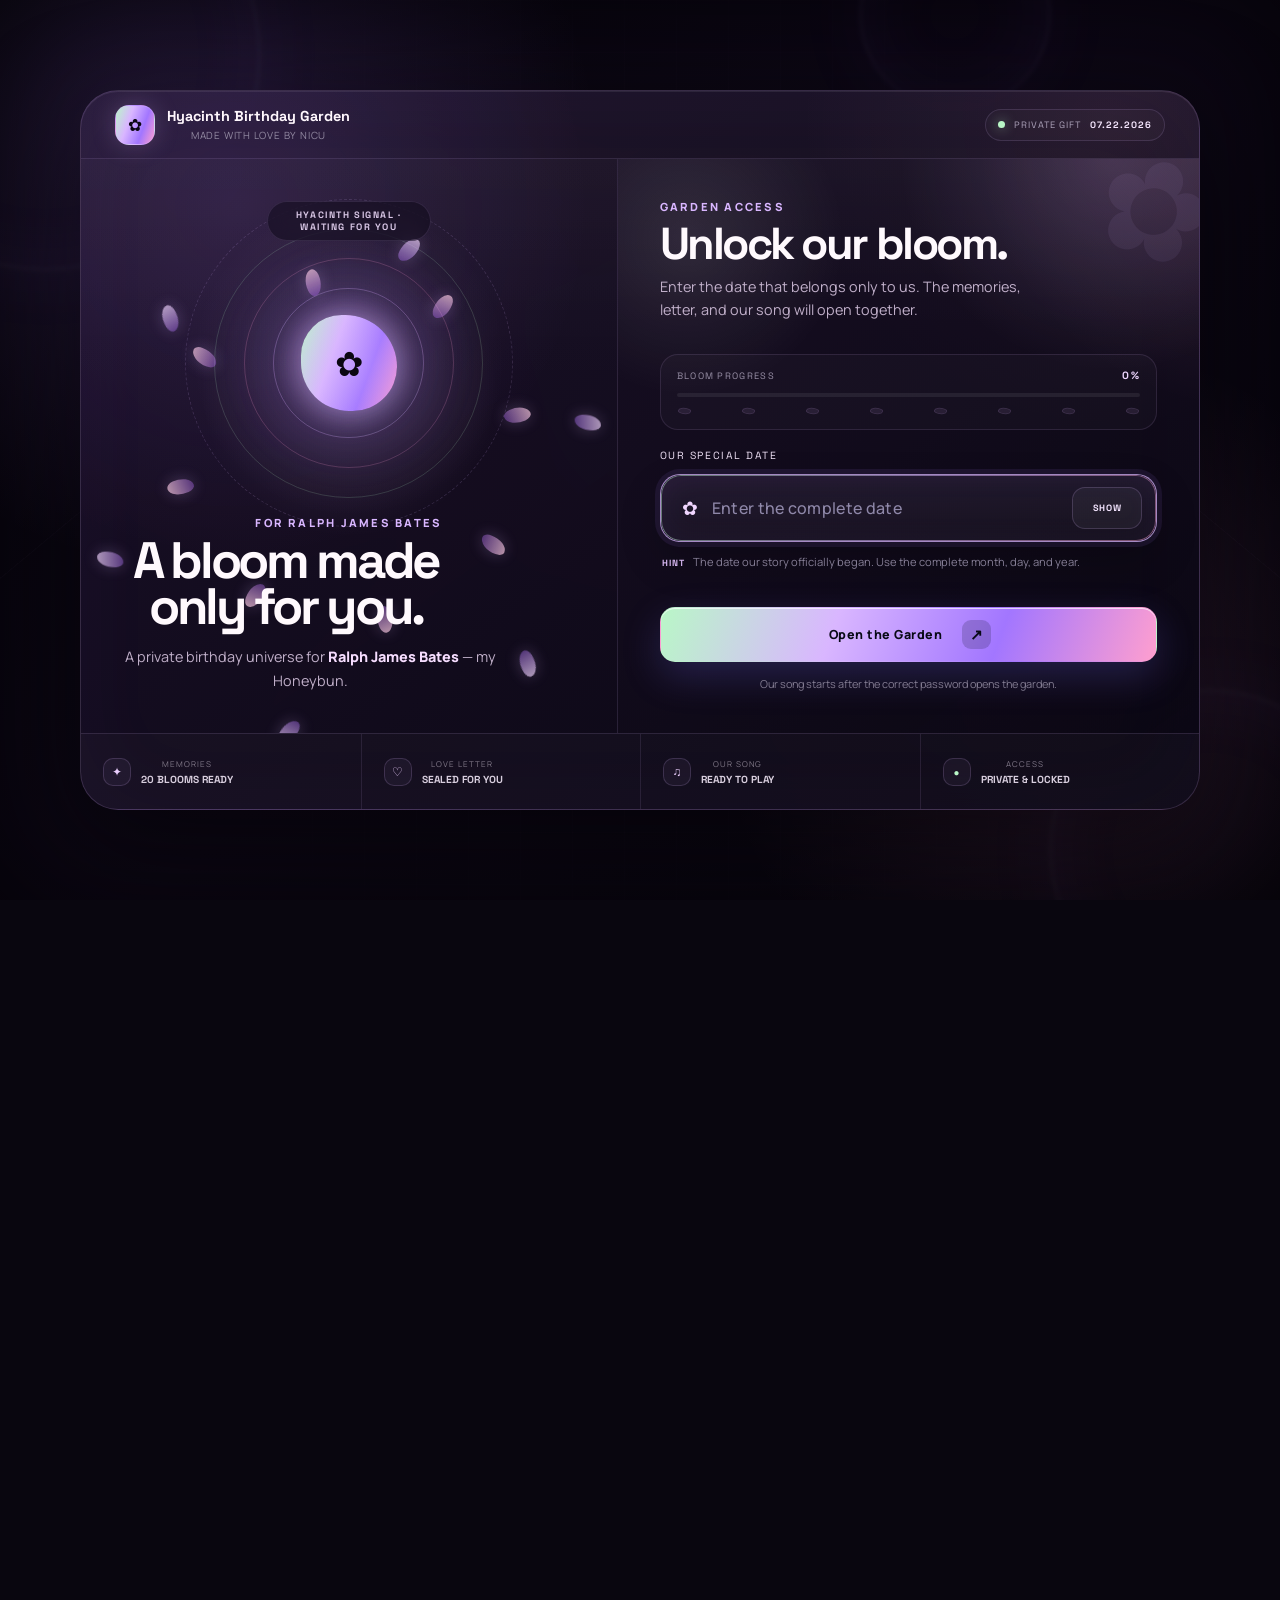
<file: index.html>
<!doctype html>
<html lang="en">
<head>
  <meta charset="utf-8">
  <meta name="viewport" content="width=device-width, initial-scale=1, viewport-fit=cover">
  <meta name="theme-color" content="#100a18">
  <meta name="hyacinth-build" content="2026.09.06-milestone-photo">
  <meta name="color-scheme" content="dark">
  <meta name="apple-mobile-web-app-capable" content="yes">
  <meta name="apple-mobile-web-app-status-bar-style" content="black-translucent">
  <meta name="description" content="A private futuristic hyacinth birthday garden created for Ralph James Bates, lovingly called Honeybun, on July 22, 2026.">
  <meta name="robots" content="noindex, nofollow, noarchive">
  <meta name="referrer" content="no-referrer">
  <title>Hyacinth Birthday Garden // Ralph James Bates</title>
  <link rel="preconnect" href="https://fonts.googleapis.com">
  <link rel="preconnect" href="https://fonts.gstatic.com" crossorigin>
  <link href="https://fonts.googleapis.com/css2?family=Manrope:wght@400;500;600;700;800&family=Space+Grotesk:wght@500;600;700&display=swap" rel="stylesheet">
  <link rel="preload" href="memory-16.jpg" as="image">
  <link rel="preload" href="hyacinth-glow.svg" as="image" type="image/svg+xml">
  <link rel="icon" href="hyacinth-favicon.svg" type="image/svg+xml">
  <link rel="stylesheet" href="garden-github-safe.css?v=2026.09.06-milestone-photo">
</head>
<body class="locked">
  <a class="skip-link" href="#home">Skip to the birthday garden</a>
  <canvas id="spaceCanvas" aria-hidden="true"></canvas>
  <canvas id="celebrationCanvas" aria-hidden="true"></canvas>
  <div class="cursor-glow" id="cursorGlow" aria-hidden="true"></div>
  <div class="scanlines" aria-hidden="true"></div>
  <div class="botanical-aura" aria-hidden="true"></div>
  <img class="fixed-hyacinth fixed-hyacinth-left" src="hyacinth-line.svg" alt="">
  <img class="fixed-hyacinth fixed-hyacinth-right" src="hyacinth-line.svg" alt="">
  <div class="scroll-progress" id="scrollProgress" aria-hidden="true"></div>

  <div class="boot-screen access-screen" id="accessScreen" role="dialog" aria-modal="true" aria-labelledby="accessTitle" aria-describedby="accessDescription">
    <div class="access-ambient" aria-hidden="true">
      <span class="ambient-orb orb-a"></span>
      <span class="ambient-orb orb-b"></span>
      <span class="ambient-orb orb-c"></span>
      <span class="ambient-grid"></span>
    </div>

    <div class="access-layout" id="accessLayout">
      <header class="access-header">
        <div class="access-brand">
          <span class="access-brand-mark" aria-hidden="true">✿</span>
          <span class="access-brand-copy">
            <strong>Hyacinth Birthday Garden</strong>
            <small>Made with love by Nicu</small>
          </span>
        </div>
        <div class="access-header-badge"><i></i><span>PRIVATE GIFT</span><b>07.22.2026</b></div>
      </header>

      <div class="access-main">
        <section class="access-visual" aria-hidden="true">
          <div class="flower-console" id="flowerConsole">
            <div class="flower-rings">
              <span></span><span></span><span></span><span></span>
            </div>
            <div class="hyacinth-core" id="hyacinthCore">
              <span class="core-glow"></span>
              <span class="core-flower">✿</span>
            </div>
            <div class="petal-orbit orbit-one">
              <i></i><i></i><i></i><i></i><i></i><i></i>
            </div>
            <div class="petal-orbit orbit-two">
              <i></i><i></i><i></i><i></i><i></i><i></i><i></i><i></i>
            </div>
            <p class="flower-status" id="flowerStatus">HYACINTH SIGNAL · WAITING FOR YOU</p>
          </div>

          <div class="visual-copy">
            <p class="micro-label">FOR RALPH JAMES BATES</p>
            <h1 id="accessTitle">A bloom made only for you.</h1>
            <p id="accessDescription">A private birthday universe for <span id="accessRecipientName">Ralph James Bates</span> — my Honeybun.</p>
          </div>
        </section>

        <section class="access-card access-panel">
          <div class="panel-flower-mark" aria-hidden="true">✿</div>
          <div class="access-panel-head">
            <p class="micro-label">GARDEN ACCESS</p>
            <h2>Unlock our bloom.</h2>
            <p class="access-panel-copy">Enter the date that belongs only to us. The memories, letter, and our song will open together.</p>
          </div>

          <div class="access-progress" aria-label="Password bloom progress">
            <div class="access-progress-head"><span>BLOOM PROGRESS</span><strong id="bloomPercent">0%</strong></div>
            <div class="progress-track"><span id="passwordBloomProgress"></span></div>
            <div class="progress-petals" id="progressPetals" aria-hidden="true">
              <i></i><i></i><i></i><i></i><i></i><i></i><i></i><i></i>
            </div>
          </div>

          <form class="access-form" id="accessForm" novalidate>
            <label for="passwordInput">Our special date</label>
            <div class="password-wrap">
              <span class="password-icon" aria-hidden="true">✿</span>
              <input id="passwordInput" name="garden-password" type="password" autocomplete="off" autocapitalize="words" spellcheck="false" placeholder="Enter the complete date" aria-describedby="passwordHint accessError" required>
              <button class="password-toggle" id="passwordToggle" type="button" aria-label="Show password" aria-pressed="false">SHOW</button>
            </div>
            <p class="access-hint" id="passwordHint"><span>HINT</span> The date our story officially began. Use the complete month, day, and year.</p>
            <p class="access-error" id="accessError" role="alert" aria-live="polite"></p>
            <button class="button primary access-button magnetic" id="unlockGardenButton" type="submit">
              <span>Open the Garden</span><strong>↗</strong>
            </button>
          </form>

          <p class="boot-note">Our song starts after the correct password opens the garden.</p>
        </section>
      </div>

      <div class="access-dashboard" aria-label="Garden status">
        <div><span class="dashboard-icon">✦</span><p><small>MEMORIES</small><strong>20 BLOOMS READY</strong></p></div>
        <div><span class="dashboard-icon">♡</span><p><small>LOVE LETTER</small><strong>SEALED FOR YOU</strong></p></div>
        <div><span class="dashboard-icon">♫</span><p><small>OUR SONG</small><strong>READY TO PLAY</strong></p></div>
        <div><span class="dashboard-icon secure">●</span><p><small>ACCESS</small><strong>PRIVATE &amp; LOCKED</strong></p></div>
      </div>
    </div>

    <div class="access-petal-layer" id="accessPetalLayer" aria-hidden="true"></div>
  </div>

  <noscript>
    <div class="noscript-message">JavaScript must be enabled to unlock and experience this birthday garden.</div>
  </noscript>

  <header class="site-header" id="siteHeader" inert>
    <a class="wordmark" href="#home" aria-label="Birthday Protocol home">
      <span class="wordmark-mark">HB</span>
      <span><b>Hyacinth</b><small>Birthday Garden</small></span>
    </a>

    <nav class="desktop-nav" aria-label="Main navigation">
      <a href="#home" aria-current="page">Home</a>
      <a href="#memories">Memories</a>
      <a href="#constellation">Stars</a>
      <a href="#signals">Blooms</a>
      <a href="#letter">Letter</a>
      <a href="#poem">Poem</a>
      <a href="#capsule">Capsule</a>
      <a href="#surprise">Surprise</a>
    </nav>

    <div class="header-actions">
      <button class="round-button" id="musicButton" type="button" aria-label="Play background music" title="Play Perfect — Ed Sheeran">
        <span class="equalizer"><i></i><i></i><i></i></span>
      </button>
      <button class="round-button lock-button" id="lockButton" type="button" aria-label="Lock the private garden" title="Lock the private garden">
        <span aria-hidden="true">⌑</span>
      </button>
      <button class="round-button settings-button" id="settingsButton" type="button" aria-label="Open garden settings" title="Garden settings">
        <span aria-hidden="true">✦</span>
      </button>
      <button class="round-button menu-button" id="menuButton" type="button" aria-label="Open navigation" aria-expanded="false">
        <span></span><span></span>
      </button>
    </div>
  </header>

  <div class="mobile-panel" id="mobilePanel" aria-hidden="true" inert>
    <a href="#home">01 — Home</a>
    <a href="#memories">02 — Memories</a>
    <a href="#constellation">03 — Our Constellation</a>
    <a href="#signals">04 — Love in Bloom</a>
    <a href="#letter">05 — Letter</a>
    <a href="#poem">06 — Poem</a>
    <a href="#capsule">07 — Time Capsule</a>
    <a href="#surprise">08 — Surprise</a>
  </div>

  <main inert>
    <section class="hero section" id="home">
      <div class="hero-grid">
        <div class="hero-copy reveal">
          <div class="status-pill"><span></span> GARDEN ONLINE · JULY 22, 2026</div>
          <p class="kicker">A futuristic garden, grown from our memories</p>
          <h1>Happy birthday,<br><em id="heroName">Ralph James Bates.</em></h1>
          <p class="hero-message" id="heroMessage">Bunbun, I grew this little digital garden from our memories, our love, and every moment that made us choose each other.</p>
          <div class="hero-actions">
            <a class="button primary magnetic" href="#memories"><span>Walk Through Our Garden</span><strong>↓</strong></a>
            <button class="button ghost magnetic" id="heartButton" type="button"><span>Send a Hyacinth Bloom</span><strong>♡</strong></button>
          </div>
          <a class="milestone-jump" href="#president-milestone"><span aria-hidden="true">✿</span><span>A new message for you</span><span aria-hidden="true">↗</span></a>
          <div class="hero-meta">
            <div><small>RECIPIENT</small><strong id="recipientName">Ralph James Bates · Honeybun</strong></div>
            <div><small>CREATED BY</small><strong id="creatorName">Your Bunbun</strong></div>
            <div><small>FAVORITE FLOWER</small><strong>HYACINTH</strong></div>
          </div>
        </div>

        <div class="hero-visual reveal delay-1">
          <img class="hero-hyacinth" src="hyacinth-glow.svg" alt="Purple hyacinth flowers glowing around our memories" decoding="async">
          <div class="visual-radar" aria-hidden="true">
            <span class="radar-ring r1"></span>
            <span class="radar-ring r2"></span>
            <span class="radar-ring r3"></span>
            <span class="radar-sweep"></span>
          </div>
          <div class="portrait-shell tilt-card">
            <div class="portrait-frame">
              <img src="memory-16.jpg" alt="A favorite portrait of the birthday celebrant" loading="eager" decoding="async" fetchpriority="high">
              <div class="portrait-overlay"></div>
              <span class="corner top-left"></span><span class="corner top-right"></span>
              <span class="corner bottom-left"></span><span class="corner bottom-right"></span>
            </div>
            <div class="portrait-data top"><span>HONEYBUN_0722</span><b>BLOOMING</b></div>
            <div class="portrait-data bottom"><span>LOVE IN BLOOM</span><b>∞</b></div>
          </div>
          <div class="floating-photo fp-one"><img src="memory-03.jpg" alt="A memory together" loading="lazy" decoding="async"></div>
          <div class="floating-photo fp-two"><img src="memory-15.jpg" alt="Another memory together" loading="lazy" decoding="async"></div>
          <div class="orbit-label label-one">FAVORITE<br>FLOWER</div>
          <div class="orbit-label label-two">LOVE<br>ROOTED</div>
        </div>
      </div>

      <div class="countdown-console reveal delay-2" aria-labelledby="countdownTitle">
        <div class="console-title">
          <span class="console-dot"></span>
          <div><small>TIME UNTIL FULL BLOOM</small><h2 id="countdownTitle">Birthday bloom sequence</h2></div>
        </div>
        <div class="countdown" id="countdown" aria-live="polite">
          <div><strong id="days">00</strong><span>DAYS</span></div>
          <i>:</i>
          <div><strong id="hours">00</strong><span>HOURS</span></div>
          <i>:</i>
          <div><strong id="minutes">00</strong><span>MINUTES</span></div>
          <i>:</i>
          <div><strong id="seconds">00</strong><span>SECONDS</span></div>
        </div>
        <div class="console-code">BLOOM_DATE // 2026.07.22 // GMT+08</div>
      </div>

      <section class="love-dashboard reveal" aria-labelledby="dashboardTitle">
        <div class="dashboard-intro">
          <p class="kicker">Live garden telemetry</p>
          <h2 id="dashboardTitle">Our story is still<br><em>growing in real time.</em></h2>
          <p>Every number here updates inside the garden—from the days since our story began to the memories and wishes we keep planting.</p>
          <div class="dashboard-actions">
            <button class="button ghost magnetic" id="navigatorButton" type="button"><span>Open Garden Navigator</span><strong>⌘K</strong></button>
            <button class="hold-bloom" id="holdBloomButton" type="button" aria-label="Press and hold to grow a love bloom">
              <span class="hold-bloom-ring"></span><i>♡</i><b>Hold to bloom</b>
            </button>
          </div>
        </div>
        <div class="dashboard-metrics">
          <article><span>01</span><strong id="daysTogether">0</strong><small>DAYS TOGETHER</small></article>
          <article><span>02</span><strong>20</strong><small>MEMORY BLOOMS</small></article>
          <article><span>03</span><strong id="dashboardFavoriteCount">0</strong><small>FAVORITE BLOOMS</small></article>
          <article><span>04</span><strong id="dashboardWishCount">0</strong><small>WISHES PLANTED</small></article>
        </div>
        <nav class="garden-route" aria-label="Quick garden route">
          <a href="#memories"><b>01</b><span>Memory Garden</span><i>→</i></a>
          <a href="#constellation"><b>02</b><span>Our Constellation</span><i>→</i></a>
          <a href="#letter"><b>03</b><span>Private Letter</span><i>→</i></a>
          <a href="#poem"><b>04</b><span>Birthday Poem</span><i>→</i></a>
          <a href="#capsule"><b>05</b><span>Time Capsule</span><i>→</i></a>
          <a href="#surprise"><b>06</b><span>Everlasting Surprise</span><i>→</i></a>
        </nav>
      </section>
    </section>

    <section class="memory-section section" id="memories">
      <img class="section-hyacinth memory-hyacinth" src="hyacinth-line.svg" alt="" aria-hidden="true">
      <div class="section-heading reveal">
        <div>
          <p class="kicker">Memory garden // 20 blooms preserved</p>
          <h2>Memories worth<br><em>keeping in bloom.</em></h2>
        </div>
        <div class="heading-side">
          <p>Every photo is a flower in our garden. Tap a memory to let it bloom full-screen, then use the arrows, keyboard, shuffle, or auto-play to wander through our story.</p>
          <div class="archive-controls">
            <button class="chip-button" id="shuffleButton" type="button">⤨ Shuffle</button>
            <button class="chip-button" id="autoPlayButton" type="button" aria-pressed="false">▶ Auto-play</button>
            <button class="chip-button favorites-button" id="favoritesButton" type="button" aria-label="Open saved favorite memories"><span>♡ Favorites</span><b id="favoriteCount">0</b></button>
          </div>
        </div>
      </div>

      <div class="memory-discovery reveal" aria-label="Memory garden filters">
        <div class="memory-filter-row" id="memoryFilters" role="group" aria-label="Filter memories">
          <button class="memory-filter active" type="button" data-memory-filter="all" aria-pressed="true">All blooms <b>20</b></button>
          <button class="memory-filter" type="button" data-memory-filter="together" aria-pressed="false">Together</button>
          <button class="memory-filter" type="button" data-memory-filter="outdoors" aria-pressed="false">Outdoors</button>
          <button class="memory-filter" type="button" data-memory-filter="playful" aria-pressed="false">Playful</button>
          <button class="memory-filter" type="button" data-memory-filter="newest" aria-pressed="false">Newest</button>
        </div>
        <label class="memory-search" for="memorySearch"><span>⌕</span><input id="memorySearch" type="search" placeholder="Search a memory or feeling" autocomplete="off"><kbd>/</kbd></label>
        <p id="memoryFilterStatus" aria-live="polite">Showing all 20 memory blooms.</p>
      </div>

      <div class="featured-memory reveal">
        <button class="featured-arrow prev" id="featuredPrev" type="button" aria-label="Previous featured photo">←</button>
        <div class="featured-stage tilt-card" id="featuredStage">
          <img id="featuredImage" src="memory-01.jpg" alt="Featured memory" decoding="async">
          <div class="featured-shader"></div>
          <div class="featured-ui">
            <span id="featuredIndex">BLOOM // 01</span>
            <strong id="featuredCaption">One of the moments I keep replaying</strong>
            <small>Tap to view full screen</small>
          </div>
          <button class="memory-favorite-button" id="favoriteCurrentButton" type="button" aria-label="Save this memory as a favorite" aria-pressed="false"><span>♡</span><small>Save bloom</small></button>
          <div class="focus-box" aria-hidden="true"><span></span><span></span><span></span><span></span></div>
        </div>
        <button class="featured-arrow next" id="featuredNext" type="button" aria-label="Next featured photo">→</button>
      </div>

      <div class="memory-strip reveal" id="memoryStrip" aria-label="Memory thumbnails">
        <button class="memory-thumb active" data-index="0"><img src="memory-01.jpg" alt="Memory 1"><span>01</span></button>
        <button class="memory-thumb" data-index="1"><img src="memory-02.jpg" alt="Memory 2" loading="lazy" decoding="async"><span>02</span></button>
        <button class="memory-thumb" data-index="2"><img src="memory-03.jpg" alt="Memory 3" loading="lazy" decoding="async"><span>03</span></button>
        <button class="memory-thumb" data-index="3"><img src="memory-04.jpg" alt="Memory 4" loading="lazy" decoding="async"><span>04</span></button>
        <button class="memory-thumb" data-index="4"><img src="memory-05.jpg" alt="Memory 5" loading="lazy" decoding="async"><span>05</span></button>
        <button class="memory-thumb" data-index="5"><img src="memory-06.jpg" alt="Memory 6" loading="lazy" decoding="async"><span>06</span></button>
        <button class="memory-thumb" data-index="6"><img src="memory-07.jpg" alt="Memory 7" loading="lazy" decoding="async"><span>07</span></button>
        <button class="memory-thumb" data-index="7"><img src="memory-08.jpg" alt="Memory 8" loading="lazy" decoding="async"><span>08</span></button>
        <button class="memory-thumb" data-index="8"><img src="memory-09.jpg" alt="Memory 9" loading="lazy" decoding="async"><span>09</span></button>
        <button class="memory-thumb" data-index="9"><img src="memory-10.jpg" alt="Memory 10" loading="lazy" decoding="async"><span>10</span></button>
        <button class="memory-thumb" data-index="10"><img src="memory-11.jpg" alt="Memory 11" loading="lazy" decoding="async"><span>11</span></button>
        <button class="memory-thumb" data-index="11"><img src="memory-12.jpg" alt="Memory 12" loading="lazy" decoding="async"><span>12</span></button>
        <button class="memory-thumb" data-index="12"><img src="memory-13.jpg" alt="Memory 13" loading="lazy" decoding="async"><span>13</span></button>
        <button class="memory-thumb" data-index="13"><img src="memory-14.jpg" alt="Memory 14" loading="lazy" decoding="async"><span>14</span></button>
        <button class="memory-thumb" data-index="14"><img src="memory-15.jpg" alt="Memory 15" loading="lazy" decoding="async"><span>15</span></button>
        <button class="memory-thumb" data-index="15"><img src="memory-16.jpg" alt="Memory 16" loading="lazy" decoding="async"><span>16</span></button>
        <button class="memory-thumb new-memory-thumb" data-index="16"><img src="memory-17.jpg" alt="Memory 17 — a close embrace at home" loading="lazy" decoding="async"><span>17</span></button>
        <button class="memory-thumb new-memory-thumb" data-index="17"><img src="memory-18.jpg" alt="Memory 18 — a playful butterfly pose" loading="lazy" decoding="async"><span>18</span></button>
        <button class="memory-thumb new-memory-thumb" data-index="18"><img src="memory-19.jpg" alt="Memory 19 — matching poses together" loading="lazy" decoding="async"><span>19</span></button>
        <button class="memory-thumb new-memory-thumb" data-index="19"><img src="memory-20.jpg" alt="Memory 20 — a handmade bouquet and a warm smile" loading="lazy" decoding="async"><span>20</span></button>
      </div>

      <div class="memory-grid" id="memoryGrid">
        <button class="grid-memory large reveal" data-index="2"><img src="memory-03.jpg" alt="A playful selfie together" loading="lazy" decoding="async"><span><b>03</b><small>US, BEING US</small></span></button>
        <button class="grid-memory tall reveal delay-1" data-index="12"><img src="memory-13.jpg" alt="An evening photo together" loading="lazy" decoding="async"><span><b>13</b><small>BLUE HOUR</small></span></button>
        <button class="grid-memory reveal delay-2" data-index="9"><img src="memory-10.jpg" alt="An outdoor selfie" loading="lazy" decoding="async"><span><b>10</b><small>ON THE WAY</small></span></button>
        <button class="grid-memory reveal" data-index="13"><img src="memory-14.jpg" alt="A photo through a phone screen" loading="lazy" decoding="async"><span><b>14</b><small>DOUBLE EXPOSURE</small></span></button>
        <button class="grid-memory wide reveal delay-1" data-index="15"><img src="memory-16.jpg" alt="A favorite close selfie" loading="lazy" decoding="async"><span><b>16</b><small>THE TWO OF US</small></span></button>
        <button class="grid-memory reveal delay-2" data-index="11"><img src="memory-12.jpg" alt="A portrait together" loading="lazy" decoding="async"><span><b>12</b><small>RIGHT HERE</small></span></button>
      </div>

      <section class="new-blooms reveal" aria-labelledby="newBloomsTitle">
        <div class="new-blooms-aura" aria-hidden="true"></div>
        <div class="new-blooms-heading">
          <div>
            <p class="kicker">Newly planted // four highlighted memories</p>
            <h3 id="newBloomsTitle">The newest blooms<br><em>in our garden.</em></h3>
          </div>
          <div class="new-blooms-copy">
            <p>Four more moments that deserve their own little spotlight—soft, playful, and unmistakably ours.</p>
            <button class="chip-button new-blooms-open" id="newBloomsButton" type="button"><span>Open this chapter</span><strong>↗</strong></button>
          </div>
        </div>

        <div class="new-blooms-grid">
          <button class="new-bloom-card new-bloom-feature tilt-card" type="button" data-index="19" aria-label="Open highlighted memory 20 in full screen">
            <img src="memory-20.jpg" alt="Ralph and Nicu smiling together with a handmade red flower bouquet" loading="lazy" decoding="async">
            <span class="new-bloom-badge">FEATURED BLOOM</span>
            <span class="new-bloom-content"><b>20</b><strong>Love, handmade</strong><small>A bouquet, a smile, and a moment worth preserving.</small></span>
            <i aria-hidden="true">✿</i>
          </button>

          <button class="new-bloom-card tilt-card" type="button" data-index="16" aria-label="Open highlighted memory 17 in full screen">
            <img src="memory-17.jpg" alt="Ralph and Nicu sitting close with an arm around each other" loading="lazy" decoding="async">
            <span class="new-bloom-badge">NEW BLOOM</span>
            <span class="new-bloom-content"><b>17</b><strong>Close feels like home</strong><small>The kind of comfort I never want to outgrow.</small></span>
            <i aria-hidden="true">✿</i>
          </button>

          <button class="new-bloom-card tilt-card" type="button" data-index="17" aria-label="Open highlighted memory 18 in full screen">
            <img src="memory-18.jpg" alt="Ralph and Nicu posing playfully with butterfly-shaped hands" loading="lazy" decoding="async">
            <span class="new-bloom-badge">NEW BLOOM</span>
            <span class="new-bloom-content"><b>18</b><strong>Our playful language</strong><small>We can turn an ordinary room into our own little world.</small></span>
            <i aria-hidden="true">✿</i>
          </button>

          <button class="new-bloom-card new-bloom-wide tilt-card" type="button" data-index="18" aria-label="Open highlighted memory 19 in full screen">
            <img src="memory-19.jpg" alt="Ralph and Nicu making matching hand poses at a café" loading="lazy" decoding="async">
            <span class="new-bloom-badge">NEW BLOOM</span>
            <span class="new-bloom-content"><b>19</b><strong>Matching energy</strong><small>Two poses, one mood, and another memory that looks exactly like us.</small></span>
            <i aria-hidden="true">✿</i>
          </button>
        </div>
      </section>

      <article class="milestone-note reveal" id="president-milestone" aria-labelledby="presidentMilestoneTitle" tabindex="-1">
        <header class="milestone-heading">
          <div>
            <p class="kicker">A new chapter // a dream in bloom</p>
            <h3 id="presidentMilestoneTitle">A dream you<br><em>helped me reach.</em></h3>
            <p class="milestone-achievement">President of the Org</p>
          </div>
          <span class="milestone-seal" aria-hidden="true">✿</span>
        </header>
        <figure class="milestone-photo">
          <a class="milestone-photo-link" href="milestone-president.jpg" target="_blank" rel="noopener" aria-label="View the full president portrait in a new tab">
            <img src="milestone-president.jpg" alt="Portrait holding a flute, with the words Nic and President" width="2048" height="2048" loading="lazy" decoding="async">
            <span class="milestone-photo-action">View full photo <span aria-hidden="true">↗</span></span>
          </a>
        </figure>
        <blockquote class="milestone-message">
          <p>Bun, look! The day I told you, "I want to be president of the Org" I nailed it! <strong>Because of YOU.</strong></p>
          <p>You make me believe that I can do it, and yes, I actually can do this. Sometimes, I have a doubt to myself because within me I can't do this alone... <strong class="milestone-promise">BUT I CAN, WITH YOUR HELP!</strong></p>
          <p class="milestone-thanks">Thank you always for being by my side!</p>
        </blockquote>
      </article>
    </section>

    <section class="constellation-section section" id="constellation" aria-labelledby="constellationTitle">
      <img class="section-hyacinth constellation-hyacinth" src="hyacinth-line.svg" alt="" aria-hidden="true">
      <div class="section-heading reveal">
        <div>
          <p class="kicker">Our constellation // twenty stars</p>
          <h2 id="constellationTitle">Every memory became<br><em>a light in our sky.</em></h2>
        </div>
        <div class="heading-side">
          <p>Move through our constellation and choose a star. Each point opens one memory, one feeling, and one small piece of us.</p>
          <div class="archive-controls">
            <button class="chip-button" id="constellationShuffle" type="button">✦ Find a star</button>
            <button class="chip-button" id="constellationOpen" type="button">↗ Open memory</button>
          </div>
        </div>
      </div>

      <div class="constellation-console reveal delay-1">
        <div class="constellation-map-wrap">
          <svg class="constellation-map" id="constellationMap" viewBox="0 0 800 620" role="img" aria-label="Interactive constellation of twenty memories"></svg>
          <div class="constellation-center" aria-hidden="true"><span>✿</span><b>US</b><small>ROOTED</small></div>
          <div class="constellation-legend"><span><i></i>MEMORY STAR</span><span><i></i>SELECTED</span><span><i></i>FAVORITE</span></div>
        </div>
        <article class="constellation-detail" id="constellationDetail">
          <div class="constellation-photo"><img id="constellationImage" src="memory-01.jpg" alt="Selected constellation memory" loading="lazy" decoding="async"><span id="constellationIndex">STAR // 01</span></div>
          <div class="constellation-copy">
            <p class="micro-label">SELECTED MEMORY</p>
            <h3 id="constellationCaption">One of the moments I keep replaying</h3>
            <p id="constellationMessage">Some memories do not need a grand occasion. They become important simply because you were there.</p>
            <div class="constellation-nav">
              <button type="button" id="constellationPrev" aria-label="Previous constellation memory">←</button>
              <div><span id="constellationProgress">01 / 20</span><i><b id="constellationProgressBar"></b></i></div>
              <button type="button" id="constellationNext" aria-label="Next constellation memory">→</button>
            </div>
          </div>
        </article>
      </div>
    </section>

    <section class="signals-section section" id="signals">
      <div class="signals-orbit" aria-hidden="true"></div>
      <div class="section-heading compact reveal">
        <div>
          <p class="kicker">Love in bloom // six reasons</p>
          <h2>Reasons my heart<br><em>keeps choosing you.</em></h2>
        </div>
        <p>Tap each petal to make the message inside bloom.</p>
      </div>

      <div class="signal-grid">
        <button class="signal-card reveal" type="button">
          <span class="signal-id">PETAL_01</span><span class="signal-icon">☼</span>
          <h3>Your warmth</h3><p>You make people feel safe, seen, and cared for. Being near you feels like coming home.</p>
          <span class="decrypt">TAP TO BLOOM</span>
        </button>
        <button class="signal-card reveal delay-1" type="button">
          <span class="signal-id">PETAL_02</span><span class="signal-icon">⌁</span>
          <h3>Your laugh</h3><p>It is one of my favorite sounds—and the fastest shortcut to making even an ordinary day better.</p>
          <span class="decrypt">TAP TO BLOOM</span>
        </button>
        <button class="signal-card reveal delay-2" type="button">
          <span class="signal-id">PETAL_03</span><span class="signal-icon">✦</span>
          <h3>Your strength</h3><p>You keep moving forward even when life gets heavy. I notice it. I admire it. I am proud of you.</p>
          <span class="decrypt">TAP TO BLOOM</span>
        </button>
        <button class="signal-card reveal" type="button">
          <span class="signal-id">PETAL_04</span><span class="signal-icon">♡</span>
          <h3>Your heart</h3><p>You care with sincerity and love with your whole heart. That kind of gentleness is rare.</p>
          <span class="decrypt">TAP TO BLOOM</span>
        </button>
        <button class="signal-card reveal delay-1" type="button">
          <span class="signal-id">PETAL_05</span><span class="signal-icon">∞</span>
          <h3>Our weird little moments</h3><p>The silly faces, random walks, sleepy selfies, and private jokes are some of my favorite memories.</p>
          <span class="decrypt">TAP TO BLOOM</span>
        </button>
        <button class="signal-card reveal delay-2" type="button">
          <span class="signal-id">PETAL_06</span><span class="signal-icon">◎</span>
          <h3>The way you are you</h3><p>No one else could replace your exact mix of softness, chaos, courage, and charm. You are singular.</p>
          <span class="decrypt">TAP TO BLOOM</span>
        </button>
      </div>
    </section>

    <section class="story-section section">
      <div class="section-heading reveal">
        <div><p class="kicker">Our seasons together</p><h2>Our love story,<br><em>one season at a time.</em></h2></div>
        <p class="heading-side-copy">Like hyacinths, love can grow quietly and still fill a whole space with beauty—in walks, conversations, laughter, forgiveness, and the choice to keep showing up.</p>
      </div>
      <div class="story-track">
        <article class="story-node reveal">
          <span class="node-orb">01</span><small>FIRST SPROUT</small><h3>When our online conversation became something real</h3><p>The moment we talked online, something in me already knew: “Ito na iyong hinihintay ko.” Somehow, the universe listened—and brought you to me.</p>
        </article>
        <article class="story-node reveal delay-1">
          <span class="node-orb">02</span><small>TAKING ROOT</small><h3>When choosing each other became our strength</h3><p>We had fights and difficult seasons, but even when we nearly lost each other, we stayed, listened, forgave, and chose our love again.</p>
        </article>
        <article class="story-node reveal delay-2">
          <span class="node-orb">03</span><small>IN FULL BLOOM</small><h3>Still growing toward a lifetime with you</h3><p>This is only our beginning. I still dream of more places, more memories, more growth, and growing grey and old beside you.</p>
        </article>
      </div>
    </section>

    <section class="letter-section section" id="letter">
      <img class="section-hyacinth letter-hyacinth" src="hyacinth-glow.svg" alt="" aria-hidden="true">
      <div class="letter-console reveal">
        <div class="terminal-bar"><span></span><span></span><span></span><b>LOVE_LETTER.bloom</b><small>ROOTED CONNECTION</small></div>
        <div class="terminal-body">
          <div class="terminal-aside">
            <div class="letter-photo"><img src="memory-12.jpg" alt="A close memory together" loading="lazy" decoding="async"><span class="scan-beam"></span></div>
            <div class="terminal-stats"><span>WORDS STORED <b>∞</b></span><span>FEELING <b>REAL</b></span><span>DESTINATION <b>YOU</b></span></div>
          </div>
          <div class="terminal-copy">
            <p class="terminal-prompt">nicu@heart:~$ bloom honeybun-letter.txt</p>
            <h2>A message for <em id="letterName">you</em>.</h2>
            <div class="encrypted-letter" id="encryptedLetter" aria-live="polite">
              <p>✿✿✿ ✿✿✿✿✿ ✿✿✿✿ ✿✿✿✿✿✿✿ ✿✿✿✿✿.</p>
              <p>✿✿✿✿✿✿ ✿✿✿✿ ✿✿✿✿✿ ✿✿✿ ✿✿✿✿✿✿.</p>
              <p>✿✿✿ ✿✿✿✿✿✿ ✿✿✿✿ ✿✿✿✿✿✿✿.</p>
            </div>
            <div class="decoded-letter" id="decodedLetter" hidden>
              <p>Hello, bunbun!</p>
              <p>It's your birthday, and I want you to be happy always. I made this website for you; it's full of our memories and achievements that we have done together. I am very glad that I have a boyfriend like you. I am loud and proud always because this is the moment that I can truly say, <strong class="love-highlight">“I AM IN LOVED.”</strong></p>
              <p>The moment I met and talked to you online, I knew for myself, <strong class="love-highlight">“Ito na iyong hinihintay ko,”</strong> and the universe was truly listening to me—<strong class="love-highlight">“Napa saakin ka na.”</strong></p>
              <p>We had a lot of fights and wars, but together, we chose each other. I remember when we had a fight and we nearly lost each other. In my mind, there were a lot of questions, but this is where you amazed me the most. I am not a perfect boyfriend nor a very good boy, haha, but you still chose to stay because, as you said, <strong class="love-highlight">“I still love you,”</strong> and I truly marked and noted this in my tiny little heart.</p>
              <p class="love-quote">Mahirap pala ako mahalin, pero ginawa mong basic.</p>
              <p>Bunbun, I hope we are still together in the future because I have a lot of plans for both of us, and this is just our beginning. I hope and pray always to God that the guy I am with today is the guy I will be with until we are grey and old.</p>
              <p>May God always bless you and your family. May God always be with you, and may God always be with us.</p>
              <p>It's your birthday, and I hope this simple gift has a place in your heart. Hayaan mo, bunbun, pag yumaman ako, syempre kasama ka doon.</p>
              <p>I love you always, to the moon and back.</p>
              <p class="love-quote final-love">I love you.</p>
              <p class="signature">Your makulit na boyfriend,<br><strong id="signatureName">Nicu</strong></p>
            </div>
            <div class="letter-actions">
              <button class="button primary magnetic" id="decryptButton" type="button"><span>Let My Letter Bloom</span><strong>⌁</strong></button>
              <button class="button ghost" id="letterReadButton" type="button" disabled><span>Read It to Me</span><strong>◉</strong></button>
              <button class="button ghost" id="letterCopyButton" type="button" disabled><span>Copy Letter</span><strong>⧉</strong></button>
            </div>
          </div>
        </div>
      </div>
    </section>


    <section class="poem-section section" id="poem" aria-labelledby="poemSectionTitle">
      <img class="section-hyacinth poem-hyacinth-left" src="hyacinth-line.svg" alt="" aria-hidden="true">
      <img class="section-hyacinth poem-hyacinth-right" src="hyacinth-line.svg" alt="" aria-hidden="true">

      <div class="poem-heading reveal">
        <div>
          <p class="kicker">The heart of the garden</p>
          <h2 id="poemSectionTitle">A poem preserved<br><em>in full bloom.</em></h2>
        </div>
        <p>This little verse has its own place in the garden. Open it slowly and let every stanza bloom for the birthday boy.</p>
      </div>

      <div class="poem-sanctuary reveal delay-1" id="poemSanctuary">
        <div class="poem-aurora" aria-hidden="true"></div>
        <div class="poem-orbit poem-orbit-one" aria-hidden="true"></div>
        <div class="poem-orbit poem-orbit-two" aria-hidden="true"></div>

        <div class="poem-flower-column" aria-hidden="true">
          <img src="hyacinth-glow.svg" alt="">
          <span class="poem-flower-signal">LOVE // IN BLOOM</span>
        </div>

        <article class="poem-manuscript" id="poemManuscript">
          <div class="poem-manuscript-top">
            <span>HYACINTH VERSE // 0722</span>
            <i></i>
            <b>PRIVATE</b>
          </div>

          <div class="poem-title-wrap">
            <span class="poem-seal" aria-hidden="true">✿</span>
            <div>
              <p>Written with love</p>
              <h3>For My Birthday Boy, Jess</h3>
            </div>
          </div>

          <div class="poem-content" id="poemContent" aria-live="polite">
            <p class="poem-stanza">
              <span>Happy birthday, my charming Jess,</span>
              <span>The sweetest boy, I must confess.</span>
              <span>So full of energy, bright and fun,</span>
              <span>You bring me joy like morning sun.</span>
            </p>

            <p class="poem-stanza">
              <span>You’re lovable in every way,</span>
              <span>You make me smile throughout the day.</span>
              <span>So caring, gentle, warm, and sweet—</span>
              <span>You make my happy heart complete.</span>
            </p>

            <p class="poem-stanza">
              <span>And yes, you’re very intelligent too,</span>
              <span>Sometimes I can’t keep up with you!</span>
              <span>But even with that brilliant mind,</span>
              <span>You’re still the sweetest boy I’ll find.</span>
            </p>

            <p class="poem-stanza">
              <span>So make a wish and blow the light,</span>
              <span>Today is yours—enjoy it right!</span>
              <span>My energetic, charming boy,</span>
              <span>You are my love, my pride, my joy.</span>
            </p>

            <p class="poem-stanza">
              <span>Happy birthday, Jess, my dear,</span>
              <span>I’m grateful that you’re always near.</span>
              <span>No matter where our journey goes,</span>
              <span>I’ll love you more than anyone knows.</span>
            </p>
          </div>

          <div class="poem-controls">
            <button class="button primary magnetic poem-open-button" id="poemOpenButton" type="button">
              <span>Let the Poem Bloom</span><strong>✿</strong>
            </button>
            <button class="button ghost poem-replay-button" id="poemReplayButton" type="button" hidden>
              <span>Read It Again</span><strong>↺</strong>
            </button>
            <button class="button ghost" id="poemListenButton" type="button">
              <span>Listen to the Poem</span><strong>◉</strong>
            </button>
          </div>

          <div class="poem-progress" aria-hidden="true">
            <span id="poemProgressBar"></span>
          </div>
          <p class="poem-note" id="poemNote">Five stanzas are waiting beneath the petals.</p>
        </article>
      </div>
    </section>

    <section class="capsule-section section" id="capsule" aria-labelledby="capsuleTitle">
      <img class="section-hyacinth capsule-hyacinth" src="hyacinth-glow.svg" alt="" aria-hidden="true">
      <div class="section-heading reveal">
        <div>
          <p class="kicker">Private time capsule // saved on this device</p>
          <h2 id="capsuleTitle">Plant a message for<br><em>our future selves.</em></h2>
        </div>
        <p class="heading-side-copy">This is Ralph’s quiet corner of the garden. Anything written here stays only in this browser and can be opened again on a future visit.</p>
      </div>

      <div class="capsule-grid reveal delay-1">
        <form class="capsule-writer" id="capsuleForm">
          <div class="capsule-writer-head"><span>✿</span><div><small>NEW CAPSULE BLOOM</small><strong>A note from today</strong></div><b id="capsuleCharacterCount">0 / 280</b></div>
          <label for="capsuleMessage">Write something you want us to remember</label>
          <textarea id="capsuleMessage" maxlength="280" rows="6" placeholder="Example: Today I felt loved when…"></textarea>
          <div class="capsule-fields">
            <label>Open mood<select id="capsuleMood"><option value="grateful">Grateful</option><option value="hopeful">Hopeful</option><option value="playful">Playful</option><option value="forever">Forever</option></select></label>
            <label>Signature<input id="capsuleSignature" type="text" maxlength="30" value="Ralph" placeholder="Your name"></label>
          </div>
          <button class="button primary magnetic" type="submit"><span>Plant This Time Capsule</span><strong>✿</strong></button>
          <p class="capsule-privacy">Private by design: messages are stored only on this device using local storage.</p>
        </form>

        <div class="capsule-vault">
          <div class="capsule-vault-head"><div><p class="micro-label">CAPSULE VAULT</p><h3>Your planted messages</h3></div><span><b id="capsuleCount">0</b> BLOOMS</span></div>
          <div class="capsule-empty" id="capsuleEmpty"><span>✿</span><strong>No capsule blooms yet.</strong><p>Plant the first note and it will appear here.</p></div>
          <div class="capsule-list" id="capsuleList" aria-live="polite"></div>
        </div>
      </div>
    </section>

    <section class="surprise-section section" id="surprise">
      <img class="section-hyacinth surprise-hyacinth" src="hyacinth-line.svg" alt="" aria-hidden="true">
      <div class="surprise-card everlasting-surprise reveal">
        <div class="surprise-halo" aria-hidden="true"><span></span><span></span><span></span></div>
        <p class="kicker">Everlasting surprise // always available</p>
        <h2>A final flower you can open<br><em>whenever your heart is ready.</em></h2>
        <p id="surprisePreviewMessage">No date, no countdown, and no waiting—this part of the garden belongs to you anytime you need a reminder of how deeply you are loved.</p>

        <div class="surprise-availability" aria-label="Surprise availability">
          <span class="availability-dot" aria-hidden="true"></span>
          <strong>READY NOW</strong>
          <i></i>
          <small>OPEN AS MANY TIMES AS YOU LIKE</small>
        </div>

        <div class="surprise-preview-grid" aria-label="Choose what the surprise opens with">
          <button class="surprise-preview active" type="button" data-surprise-preview="wish" data-message="Begin with a birthday wish made especially for you—soft, hopeful, and full of blessings.">
            <span class="surprise-preview-icon">✦</span>
            <strong>A Wish for You</strong>
            <small>A blessing for your new year</small>
          </button>
          <button class="surprise-preview" type="button" data-surprise-preview="promise" data-message="Begin with three promises from me: to keep choosing us, celebrate you, and build a future beside you.">
            <span class="surprise-preview-icon">∞</span>
            <strong>My Promises</strong>
            <small>Words I want to live by</small>
          </button>
          <button class="surprise-preview" type="button" data-surprise-preview="forever" data-message="Begin with the future I keep praying for—the two of us growing, laughing, and growing grey together.">
            <span class="surprise-preview-icon">✿</span>
            <strong>Our Forever</strong>
            <small>A little glimpse of tomorrow</small>
          </button>
        </div>

        <button class="button primary magnetic surprise-open-button" id="unlockButton" type="button" data-start-tab="wish">
          <span>Open Your Everlasting Surprise</span><strong>✿</strong>
        </button>
        <p class="surprise-reopen-note">This bloom never locks again. Come back whenever you need it.</p>
      </div>
    </section>
  </main>

  <footer inert>
    <div class="footer-orb">✿</div>
    <p>Grown with love, memories, hyacinths, and just enough code.</p>
    <span>FOR <b id="footerRecipient">MY LOVE</b> // 07.22.2026</span>
  </footer>

  <dialog class="lightbox" id="lightbox">
    <button class="lightbox-close" id="lightboxClose" type="button" aria-label="Close photo viewer">×</button>
    <button class="lightbox-nav prev" id="lightboxPrev" type="button" aria-label="Previous photo">←</button>
    <figure>
      <img id="lightboxImage" src="memory-01.jpg" alt="Expanded memory">
      <figcaption><span id="lightboxNumber">BLOOM // 01</span><strong id="lightboxCaption">One of the moments I keep replaying</strong></figcaption>
    </figure>
    <button class="lightbox-favorite" id="lightboxFavoriteButton" type="button" aria-label="Save this memory as a favorite" aria-pressed="false"><span>♡</span><small>Save bloom</small></button>
    <button class="lightbox-nav next" id="lightboxNext" type="button" aria-label="Next photo">→</button>
  </dialog>

  <dialog class="birthday-modal surprise-modal" id="birthdayModal">
    <button class="modal-close" data-close-birthday type="button" aria-label="Close birthday surprise">×</button>
    <div class="birthday-symbol">✿</div>
    <p class="kicker">YOUR EVERLASTING BLOOM</p>
    <h2>Happy Birthday,<br><em id="surpriseName">Ralph James Bates.</em></h2>
    <p class="surprise-modal-intro">Bunbun, this surprise is not tied to a date. It is here whenever you need warmth, courage, or a reminder that my heart keeps choosing you.</p>

    <div class="surprise-tabs" role="tablist" aria-label="Birthday surprise chapters">
      <button class="surprise-tab active" type="button" role="tab" aria-selected="true" data-surprise-tab="wish">Birthday Wish</button>
      <button class="surprise-tab" type="button" role="tab" aria-selected="false" data-surprise-tab="promise">My Promises</button>
      <button class="surprise-tab" type="button" role="tab" aria-selected="false" data-surprise-tab="forever">Our Forever</button>
    </div>

    <div class="surprise-pages">
      <article class="surprise-page active" data-surprise-page="wish">
        <span class="surprise-page-number">01 // A WISH FOR YOU</span>
        <h3>May this new year of your life bloom gently.</h3>
        <p>May God bless you, guide your decisions, protect your family, and fill your days with the kind of peace that stays. May every dream meant for you find its way home.</p>
        <p>And through every season, may you always remember that you are loved—not only today, but in all the ordinary days that follow.</p>
      </article>

      <article class="surprise-page" data-surprise-page="promise" hidden>
        <span class="surprise-page-number">02 // MY PROMISES</span>
        <h3>Three promises I want to keep choosing.</h3>
        <div class="promise-grid">
          <div><b>01</b><p>I will keep choosing us, even when love asks us to be patient and brave.</p></div>
          <div><b>02</b><p>I will celebrate your wins and stand beside you when life feels heavy.</p></div>
          <div><b>03</b><p>I will keep building a future where we can laugh, grow, and become grey and old together.</p></div>
        </div>
      </article>

      <article class="surprise-page" data-surprise-page="forever" hidden>
        <span class="surprise-page-number">03 // OUR FOREVER</span>
        <h3>This is only the beginning of our garden.</h3>
        <blockquote>“The guy I am with today is the guy I pray to be with until we are grey and old.”</blockquote>
        <p>I picture more memories, more achievements, more playful arguments, more forgiveness, and more reasons to say, “We still chose each other.”</p>
        <p>Whatever the future brings, I hope we continue meeting it hand in hand—still makulit, still learning, and still in love.</p>
      </article>
    </div>

    <section class="wish-planter" aria-labelledby="wishPlanterTitle">
      <div><p class="micro-label">PLANT A PERSONAL WISH</p><h3 id="wishPlanterTitle">Leave a wish in the garden.</h3></div>
      <div class="wish-planter-row">
        <input id="personalWishInput" type="text" maxlength="100" placeholder="Write one birthday wish…" aria-label="Personal birthday wish">
        <button class="button primary" id="wishButton" type="button"><span>Plant Wish</span><strong>✧</strong></button>
      </div>
      <div class="planted-wishes" id="plantedWishes" aria-live="polite"></div>
    </section>
    <div class="surprise-modal-actions">
      <button class="button ghost" data-close-birthday type="button"><span>Return to the Garden</span><strong>↓</strong></button>
    </div>
  </dialog>


  <dialog class="settings-dialog" id="settingsDialog" aria-labelledby="settingsTitle">
    <button class="modal-close" id="settingsClose" type="button" aria-label="Close garden settings">×</button>
    <p class="kicker">PERSONALIZE THE ATMOSPHERE</p>
    <h2 id="settingsTitle">Garden settings</h2>
    <p>Change the visual mood without changing any of your memories or messages.</p>
    <div class="settings-group">
      <span>COLOR BLOOM</span>
      <div class="theme-options" role="group" aria-label="Choose a color theme">
        <button type="button" data-theme="amethyst" class="active" aria-pressed="true"><i></i><b>Amethyst</b><small>Original hyacinth</small></button>
        <button type="button" data-theme="moonlight" aria-pressed="false"><i></i><b>Moonlight</b><small>Blue violet</small></button>
        <button type="button" data-theme="rose" aria-pressed="false"><i></i><b>Rose Bloom</b><small>Pink lilac</small></button>
      </div>
    </div>
    <div class="settings-toggle-row">
      <label><span><b>Ambient petals</b><small>Floating petals across the garden</small></span><input id="particlesToggle" type="checkbox" checked><i></i></label>
      <label><span><b>Motion effects</b><small>Tilts, orbits, and reveal animations</small></span><input id="motionToggle" type="checkbox" checked><i></i></label>
      <label><span><b>Soft glow</b><small>Cursor and botanical lighting</small></span><input id="glowToggle" type="checkbox" checked><i></i></label>
    </div>
    <button class="button ghost settings-reset" id="settingsReset" type="button"><span>Restore Original Garden</span><strong>↺</strong></button>
  </dialog>

  <dialog class="navigator-dialog" id="navigatorDialog" aria-labelledby="navigatorTitle">
    <div class="navigator-head">
      <span>✿</span>
      <div><p class="micro-label">GARDEN NAVIGATOR</p><h2 id="navigatorTitle">Where should we go?</h2></div>
      <button class="modal-close" id="navigatorClose" type="button" aria-label="Close garden navigator">×</button>
    </div>
    <label class="navigator-search" for="navigatorSearch"><span>⌕</span><input id="navigatorSearch" type="search" placeholder="Search memories, letter, poem, capsule…" autocomplete="off"><kbd>ESC</kbd></label>
    <div class="navigator-results" id="navigatorResults">
      <button type="button" data-jump="home"><b>01</b><span><strong>Home</strong><small>Birthday hero and live dashboard</small></span><i>↗</i></button>
      <button type="button" data-jump="memories"><b>02</b><span><strong>Memory Garden</strong><small>Twenty photographs and favorites</small></span><i>↗</i></button>
      <button type="button" data-jump="constellation"><b>03</b><span><strong>Our Constellation</strong><small>Explore memories as stars</small></span><i>↗</i></button>
      <button type="button" data-jump="signals"><b>04</b><span><strong>Love in Bloom</strong><small>Six reasons my heart chooses you</small></span><i>↗</i></button>
      <button type="button" data-jump="letter"><b>05</b><span><strong>Love Letter</strong><small>Decode, listen, and keep the message</small></span><i>↗</i></button>
      <button type="button" data-jump="poem"><b>06</b><span><strong>Birthday Poem</strong><small>Let each stanza bloom</small></span><i>↗</i></button>
      <button type="button" data-jump="capsule"><b>07</b><span><strong>Time Capsule</strong><small>Plant a message for the future</small></span><i>↗</i></button>
      <button type="button" data-jump="surprise"><b>08</b><span><strong>Everlasting Surprise</strong><small>Wishes, promises, and forever</small></span><i>↗</i></button>
      <button type="button" data-jump="president-milestone"><b>09</b><span><strong>A New Chapter</strong><small>A thank-you message for Bun — president of the Org</small></span><i>↗</i></button>
    </div>
    <p class="navigator-tip"><kbd>⌘/CTRL</kbd> + <kbd>K</kbd> opens this navigator anywhere in the garden.</p>
  </dialog>

  <aside class="garden-console" id="gardenConsole" aria-label="Garden controls" aria-hidden="true" inert>
    <div class="garden-console-summary">
      <span class="garden-console-flower" aria-hidden="true">✿</span>
      <div>
        <small id="currentSectionLabel">HOME</small>
        <strong>Perfect — Ed Sheeran</strong>
      </div>
    </div>

    <button class="console-play" id="consolePlayButton" type="button" aria-label="Play background music"><span>▶</span></button>

    <div class="console-media">
      <input class="console-seek" id="musicSeek" type="range" min="0" max="100" value="0" step="0.1" aria-label="Song progress">
      <div class="console-time"><time id="musicCurrentTime">0:00</time><span>/</span><time id="musicDuration">0:00</time></div>
    </div>

    <label class="console-volume" for="musicVolume">
      <span aria-hidden="true">VOL</span>
      <input id="musicVolume" type="range" min="0" max="1" value="0.7" step="0.05" aria-label="Music volume">
    </label>

    <button class="console-action" id="consoleFavoritesButton" type="button" aria-label="Open favorite memories"><span>♡</span><b id="consoleFavoriteCount">0</b></button>
    <button class="console-action" id="scrollTopButton" type="button" aria-label="Return to the top">↑</button>
    <button class="console-expand" id="consoleExpandButton" type="button" aria-expanded="false" aria-label="Expand garden controls">⌃</button>
    <span class="connection-status" id="connectionStatus" aria-live="polite">ONLINE</span>
  </aside>

  <audio id="backgroundMusic" loop preload="metadata" playsinline><source src="your-song.mp3" type="audio/mpeg"></audio>
  <div class="toast" id="toast" role="status" aria-live="polite"></div>

  <script src="garden-github-safe.js?v=1"></script>
</body>
</html>
</file>
<file: garden-github-safe.css>
:root {
  --bg: #09060f;
  --bg-soft: #130d1c;
  --panel: rgba(27, 18, 39, 0.72);
  --panel-solid: #1b1228;
  --line: rgba(217, 182, 255, 0.18);
  --line-strong: rgba(217, 182, 255, 0.36);
  --text: #fff9fd;
  --muted: #c0afc9;
  --cyan: #d9b6ff;
  --blue: #9d82ff;
  --violet: #bd77ff;
  --pink: #ff9fcf;
  --lime: #b9f7c7;
  --danger: #ff91b8;
  --gradient: linear-gradient(110deg, #b9f7c7, #d9b6ff 35%, #a276ff 68%, #ff9fcf);
  --radius: 28px;
  --shadow: 0 28px 90px rgba(3, 1, 7, 0.5);
  --font-display: "Space Grotesk", "Segoe UI", sans-serif;
  --font-body: "Manrope", "Segoe UI", sans-serif;
}

* { box-sizing: border-box; }
html { scroll-behavior: smooth; background: var(--bg); }
body { margin: 0; min-width: 320px; color: var(--text); background: var(--bg); font-family: var(--font-body); overflow-x: hidden; }
body.booting, body.menu-open, body.modal-open { overflow: hidden; }
button, a { -webkit-tap-highlight-color: transparent; }
button { font: inherit; }
a { color: inherit; text-decoration: none; }
img { display: block; width: 100%; }
::selection { color: #090a16; background: var(--cyan); }

#spaceCanvas, #celebrationCanvas { position: fixed; inset: 0; width: 100%; height: 100%; pointer-events: none; }
#spaceCanvas { z-index: 0; opacity: .75; }
#celebrationCanvas { z-index: 100; }
.scanlines { position: fixed; inset: 0; z-index: 90; pointer-events: none; opacity: .055; background: repeating-linear-gradient(to bottom, transparent 0 4px, #fff 5px); mix-blend-mode: overlay; }
.cursor-glow { position: fixed; z-index: 1; width: 420px; height: 420px; margin: -210px 0 0 -210px; border-radius: 50%; background: radial-gradient(circle, rgba(112,244,255,.1), rgba(183,120,255,.035) 38%, transparent 68%); pointer-events: none; transform: translate3d(-999px,-999px,0); }
.scroll-progress { position: fixed; top: 0; left: 0; z-index: 120; height: 2px; width: 0; background: var(--gradient); box-shadow: 0 0 18px var(--cyan); }

body::before { content:""; position: fixed; inset: 0; z-index: 0; pointer-events: none; background:
  radial-gradient(circle at 12% 8%, rgba(106,125,255,.14), transparent 28%),
  radial-gradient(circle at 86% 25%, rgba(255,110,199,.09), transparent 26%),
  radial-gradient(circle at 60% 88%, rgba(112,244,255,.08), transparent 26%); }
main, footer, .site-header { position: relative; z-index: 2; }

.boot-screen { position: fixed; inset: 0; z-index: 200; display: grid; place-content: center; justify-items: center; min-height: 100dvh; padding: 28px; text-align: center; background:
  radial-gradient(circle at center, rgba(66,63,150,.26), transparent 36%),
  linear-gradient(rgba(8,9,23,.84), rgba(8,9,23,.98)),
  repeating-linear-gradient(90deg, transparent 0 39px, rgba(126,154,255,.055) 40px),
  repeating-linear-gradient(0deg, transparent 0 39px, rgba(126,154,255,.055) 40px), #070815;
  transition: opacity .8s ease, visibility .8s ease; }
.boot-screen.hidden { opacity: 0; visibility: hidden; }
.boot-orbit { position: relative; width: 150px; height: 150px; margin-bottom: 28px; display:grid; place-items:center; }
.boot-orbit > span { position:absolute; inset: 0; border:1px solid rgba(112,244,255,.28); border-radius:50%; animation: spin 9s linear infinite; }
.boot-orbit > span:nth-child(2){ inset:18px; border-color:rgba(183,120,255,.38); animation-direction:reverse; animation-duration:6s; }
.boot-orbit > span:nth-child(3){ inset:36px; border-color:rgba(255,110,199,.46); animation-duration:4s; }
.boot-orbit > span::before { content:""; position:absolute; width:8px; height:8px; border-radius:50%; top:11px; left:21px; background:var(--cyan); box-shadow:0 0 18px var(--cyan); }
.boot-heart { width:54px; height:54px; display:grid; place-items:center; border-radius:18px; color:#070815; font-size:1.25rem; background:var(--gradient); box-shadow:0 0 42px rgba(112,244,255,.32); animation:pulse 1.8s ease-in-out infinite; }
.micro-label, .kicker { color:var(--cyan); font-size:.7rem; letter-spacing:.2em; text-transform:uppercase; font-weight:800; }
.boot-screen h1 { margin: 7px 0 12px; font-family: var(--font-display); font-size: clamp(2.5rem, 7vw, 5rem); letter-spacing:-.05em; }
.boot-copy { margin:0 0 28px; color:var(--muted); max-width:560px; }
.boot-status { width:min(520px, 86vw); display:grid; grid-template-columns:max-content 1fr max-content; align-items:center; gap:12px; margin-bottom:28px; color:var(--muted); font-family:var(--font-display); font-size:.68rem; letter-spacing:.12em; text-align:left; }
.boot-status i { height:1px; background:linear-gradient(90deg, var(--line), rgba(112,244,255,.5)); }
.boot-status b { color:var(--text); text-align:right; }
.boot-note { color:#6f7898; font-size:.7rem; margin:18px 0 0; }


body.locked { overflow:hidden; }
body.locked .site-header,
body.locked main,
body.locked footer,
body.locked .mobile-panel { visibility:hidden; }
.access-screen { overflow:auto; }
.access-card { width:min(590px,100%); margin:auto; display:grid; justify-items:center; padding:clamp(28px,5vw,54px); border:1px solid rgba(217,182,255,.26); border-radius:34px; background:linear-gradient(145deg,rgba(19,14,38,.92),rgba(8,9,23,.82)); box-shadow:0 28px 90px rgba(0,0,0,.46),inset 0 1px rgba(255,255,255,.08),0 0 80px rgba(162,118,255,.12); backdrop-filter:blur(25px); }
.access-screen.granted .access-card { animation:accessGranted .78s cubic-bezier(.2,.8,.2,1) both; }
.access-screen.denied .access-card { animation:accessDenied .42s ease; }
.access-form { width:min(440px,100%); display:grid; gap:12px; margin-top:2px; text-align:left; }
.access-form>label { color:#cbd2e6; font-family:var(--font-display); font-size:.64rem; letter-spacing:.16em; text-transform:uppercase; }
.password-wrap { position:relative; display:grid; grid-template-columns:42px 1fr auto; align-items:center; min-height:58px; overflow:hidden; border:1px solid rgba(217,182,255,.25); border-radius:17px; background:rgba(255,255,255,.04); box-shadow:inset 0 0 25px rgba(162,118,255,.04); transition:border-color .25s ease,box-shadow .25s ease,background .25s ease; }
.password-wrap:focus-within { border-color:rgba(217,182,255,.72); background:rgba(217,182,255,.065); box-shadow:0 0 0 4px rgba(162,118,255,.09),inset 0 0 28px rgba(162,118,255,.07); }
.password-icon { display:grid; place-items:center; color:var(--violet-2); font-size:1.05rem; }
.password-wrap input { width:100%; min-width:0; height:56px; padding:0 10px 0 0; border:0; outline:0; color:#f9f7ff; background:transparent; font:600 1rem var(--font-body); letter-spacing:.02em; }
.password-wrap input::placeholder { color:#69718d; font-weight:500; }
.password-toggle { min-width:60px; height:38px; margin-right:9px; border:1px solid var(--line); border-radius:11px; color:#acb4cc; background:rgba(255,255,255,.04); cursor:pointer; font:700 .57rem var(--font-display); letter-spacing:.08em; }
.password-toggle:hover { color:#fff; border-color:rgba(217,182,255,.45); background:rgba(217,182,255,.08); }
.password-toggle:disabled { opacity:.45; cursor:default; }
.access-hint { margin:0; color:#7e88a5; font-size:.68rem; line-height:1.6; }
.access-hint span { color:var(--violet-2); margin-right:6px; font:800 .56rem var(--font-display); letter-spacing:.12em; }
.access-error { min-height:1.25em; margin:0; color:#ff9daf; font-size:.69rem; line-height:1.45; }
.access-button { width:100%; margin-top:2px; }
.access-button:disabled { cursor:wait; filter:saturate(.72); }
.lock-button { font-family:var(--font-display); font-size:1.1rem; }
.noscript-message { position:fixed; inset:20px; z-index:500; display:grid; place-items:center; padding:30px; border:1px solid rgba(255,110,199,.4); border-radius:24px; color:#fff; background:#100a18; text-align:center; }
@keyframes accessDenied { 0%,100%{transform:translateX(0)} 22%{transform:translateX(-10px)} 48%{transform:translateX(9px)} 72%{transform:translateX(-5px)} }
@keyframes accessGranted { 0%{transform:scale(1);filter:brightness(1)} 46%{transform:scale(1.025);filter:brightness(1.22)} 100%{transform:scale(.97);filter:brightness(1.08)} }

.site-header { position: fixed; inset: 18px 22px auto; z-index: 80; height: 70px; padding: 0 14px 0 18px; display:flex; align-items:center; justify-content:space-between; border:1px solid var(--line); border-radius:22px; background:rgba(8,10,24,.62); backdrop-filter: blur(22px); box-shadow:0 15px 50px rgba(0,0,0,.2); transition:.3s ease; }
.site-header.scrolled { top:10px; background:rgba(8,10,24,.88); }
.wordmark { display:flex; gap:11px; align-items:center; font-family:var(--font-display); }
.wordmark-mark { width:38px; height:38px; display:grid; place-items:center; border:1px solid rgba(112,244,255,.42); border-radius:12px; color:var(--cyan); background:rgba(112,244,255,.06); font-size:.8rem; box-shadow:inset 0 0 18px rgba(112,244,255,.08); }
.wordmark b, .wordmark small { display:block; }
.wordmark b { font-size:.9rem; }
.wordmark small { color:var(--muted); font-size:.58rem; letter-spacing:.14em; text-transform:uppercase; margin-top:2px; }
.desktop-nav { display:flex; align-items:center; gap:6px; }
.desktop-nav a { position:relative; padding:11px 14px; border-radius:12px; color:#abb4d0; font-size:.78rem; font-weight:700; }
.desktop-nav a:hover { color:var(--text); background:rgba(255,255,255,.045); }
.desktop-nav a::after { content:""; position:absolute; left:14px; right:14px; bottom:5px; height:1px; transform:scaleX(0); background:var(--gradient); transition:.25s ease; }
.desktop-nav a:hover::after { transform:scaleX(1); }
.header-actions { display:flex; gap:8px; }
.round-button { width:42px; height:42px; display:grid; place-items:center; border:1px solid var(--line); border-radius:14px; color:var(--text); background:rgba(255,255,255,.035); cursor:pointer; }
.round-button:hover { border-color:rgba(112,244,255,.5); background:rgba(112,244,255,.08); }
.equalizer { display:flex; gap:2px; align-items:end; height:15px; }
.equalizer i { width:2px; height:7px; border-radius:4px; background:var(--cyan); }
.equalizer i:nth-child(2){height:14px}.equalizer i:nth-child(3){height:10px}
#musicButton.playing .equalizer i { animation:eq .75s ease-in-out infinite alternate; }
#musicButton.playing .equalizer i:nth-child(2){animation-delay:.2s} #musicButton.playing .equalizer i:nth-child(3){animation-delay:.4s}
.menu-button { display:none; }
.menu-button span { width:17px; height:1px; background:currentColor; transition:.25s ease; }
.menu-button span + span { margin-top:5px; }
.menu-button.active span:first-child { transform:translateY(3px) rotate(45deg); }
.menu-button.active span:last-child { transform:translateY(-3px) rotate(-45deg); }
.mobile-panel { position:fixed; inset:0; z-index:70; padding:130px 28px 40px; display:flex; flex-direction:column; justify-content:center; gap:4px; background:rgba(7,8,21,.96); backdrop-filter:blur(22px); opacity:0; visibility:hidden; transform:translateY(-16px); transition:.35s ease; }
.mobile-panel.open { opacity:1; visibility:visible; transform:none; }
.mobile-panel a { padding:18px 4px; border-bottom:1px solid var(--line); font-family:var(--font-display); font-size:clamp(1.45rem,7vw,2.4rem); }

.section { width:min(1220px, calc(100% - 44px)); margin:0 auto; padding:120px 0; }
.hero { min-height:100vh; padding-top:154px; }
.hero-grid { min-height:630px; display:grid; grid-template-columns:1.05fr .95fr; align-items:center; gap:50px; }
.status-pill { width:max-content; display:flex; align-items:center; gap:9px; padding:8px 11px; margin-bottom:28px; border:1px solid rgba(184,255,123,.22); border-radius:999px; color:#caffaa; background:rgba(184,255,123,.055); font-size:.62rem; letter-spacing:.13em; font-weight:800; }
.status-pill span { width:7px; height:7px; border-radius:50%; background:var(--lime); box-shadow:0 0 14px var(--lime); animation:blink 1.4s infinite; }
.hero h1, .section-heading h2, .letter-console h2, .surprise-card h2, .birthday-modal h2 { font-family:var(--font-display); letter-spacing:-.055em; line-height:.94; }
.hero h1 { margin:13px 0 24px; font-size:clamp(4rem,8vw,7.9rem); }
em { color:transparent; font-style:normal; background:var(--gradient); background-clip:text; -webkit-background-clip:text; }
.hero-message { max-width:650px; color:#b6bfd9; font-size:clamp(1rem,1.6vw,1.18rem); line-height:1.85; }
.hero-actions { display:flex; flex-wrap:wrap; gap:12px; margin-top:32px; }
.button { min-height:52px; padding:0 18px 0 21px; display:inline-flex; align-items:center; justify-content:center; gap:20px; border:1px solid transparent; border-radius:15px; cursor:pointer; color:var(--text); font-weight:800; font-size:.78rem; letter-spacing:.04em; transition:transform .2s ease, border-color .2s ease, background .2s ease; }
.button strong { width:29px; height:29px; display:grid; place-items:center; border-radius:9px; background:rgba(8,9,22,.18); font-size:.95rem; }
.button.primary { color:#080916; background:var(--gradient); box-shadow:0 14px 38px rgba(119,113,255,.22), inset 0 1px rgba(255,255,255,.65); }
.button.ghost { border-color:var(--line); background:rgba(255,255,255,.035); backdrop-filter:blur(12px); }
.button:hover { transform:translateY(-3px); }
.button.ghost:hover { border-color:rgba(112,244,255,.42); background:rgba(112,244,255,.07); }
.hero-meta { display:flex; gap:30px; margin-top:42px; }
.hero-meta small, .hero-meta strong { display:block; }
.hero-meta small { color:#66708f; font-size:.58rem; letter-spacing:.16em; margin-bottom:6px; }
.hero-meta strong { color:#c7cee1; font-family:var(--font-display); font-size:.67rem; }

.hero-visual { position:relative; min-height:570px; display:grid; place-items:center; perspective:1200px; }
.visual-radar { position:absolute; width:min(500px,90%); aspect-ratio:1; border:1px solid rgba(112,244,255,.12); border-radius:50%; }
.visual-radar::before, .visual-radar::after { content:""; position:absolute; background:rgba(112,244,255,.1); }
.visual-radar::before { width:1px; top:0; bottom:0; left:50%; } .visual-radar::after { height:1px; left:0; right:0; top:50%; }
.radar-ring { position:absolute; border:1px dashed rgba(183,120,255,.18); border-radius:50%; animation:spin 16s linear infinite; }
.r1{inset:10%}.r2{inset:24%;animation-direction:reverse;animation-duration:11s}.r3{inset:38%;animation-duration:8s}
.radar-sweep { position:absolute; inset:0; border-radius:50%; background:conic-gradient(from 90deg, transparent 0 80%, rgba(112,244,255,.13), transparent); animation:spin 5s linear infinite; }
.portrait-shell { position:relative; z-index:3; width:min(370px,72vw); padding:12px; border:1px solid rgba(112,244,255,.3); border-radius:34px; background:linear-gradient(145deg,rgba(255,255,255,.09),rgba(255,255,255,.02)); box-shadow:var(--shadow), 0 0 80px rgba(112,244,255,.1); transform-style:preserve-3d; }
.portrait-frame { position:relative; height:480px; overflow:hidden; border-radius:24px; background:#161a31; }
.portrait-frame img { height:100%; object-fit:cover; object-position:center 25%; filter:saturate(.88) contrast(1.04); }
.portrait-overlay { position:absolute; inset:0; background:linear-gradient(180deg,rgba(112,244,255,.08),transparent 30%,transparent 65%,rgba(9,10,25,.82)); mix-blend-mode:screen; }
.corner { position:absolute; width:24px;height:24px;border-color:var(--cyan);border-style:solid;opacity:.7}.top-left{top:15px;left:15px;border-width:1px 0 0 1px}.top-right{top:15px;right:15px;border-width:1px 1px 0 0}.bottom-left{bottom:15px;left:15px;border-width:0 0 1px 1px}.bottom-right{bottom:15px;right:15px;border-width:0 1px 1px 0}
.portrait-data { position:absolute; z-index:4; left:-24px; right:-24px; display:flex; justify-content:space-between; padding:10px 13px; border:1px solid var(--line); border-radius:12px; background:rgba(8,10,24,.82); backdrop-filter:blur(12px); font-family:var(--font-display); font-size:.6rem; letter-spacing:.12em; }
.portrait-data.top{top:42px}.portrait-data.bottom{bottom:35px}.portrait-data b{color:var(--cyan)}
.floating-photo { position:absolute; z-index:4; width:116px; aspect-ratio:1; padding:6px; border:1px solid rgba(255,255,255,.22); border-radius:20px; background:rgba(13,16,34,.72); box-shadow:0 15px 40px rgba(0,0,0,.35); animation:float 5s ease-in-out infinite; }
.floating-photo img { height:100%; border-radius:14px; object-fit:cover; }
.fp-one{top:65px;left:0;transform:rotate(-7deg)}.fp-two{right:0;bottom:58px;transform:rotate(8deg);animation-delay:-2.2s}
.orbit-label { position:absolute; z-index:3; color:#8792b5; font-family:var(--font-display); font-size:.52rem; letter-spacing:.14em; line-height:1.4; }
.label-one{right:20px;top:85px}.label-two{left:12px;bottom:90px}
.countdown-console { margin-top:30px; display:grid; grid-template-columns:1fr auto auto; align-items:center; gap:34px; padding:24px 28px; border:1px solid var(--line); border-radius:22px; background:linear-gradient(100deg,rgba(15,18,39,.85),rgba(10,12,27,.56)); backdrop-filter:blur(20px); box-shadow:0 18px 65px rgba(0,0,0,.22); }
.console-title { display:flex; align-items:center; gap:13px; }
.console-dot { width:10px;height:10px;border:2px solid var(--cyan);border-radius:50%;box-shadow:0 0 14px var(--cyan)}
.console-title small { display:block;color:#687292;font-size:.56rem;letter-spacing:.16em; }.console-title h2{margin:4px 0 0;font-family:var(--font-display);font-size:1rem}
.countdown { display:flex; align-items:center; gap:15px; }
.countdown div { min-width:64px; text-align:center; }.countdown strong,.countdown span{display:block}.countdown strong{font-family:var(--font-display);font-size:2rem;line-height:1;color:var(--text)}.countdown span{margin-top:6px;color:#6f7896;font-size:.5rem;letter-spacing:.15em}.countdown>i{color:#56607d;font-style:normal;font-size:1.2rem}
.console-code { color:#687292;font-family:monospace;font-size:.58rem;letter-spacing:.08em; }

.section-heading { display:grid; grid-template-columns:1.05fr .65fr; align-items:end; gap:80px; margin-bottom:54px; }
.section-heading.compact { align-items:center; }
.section-heading h2 { margin:10px 0 0; font-size:clamp(3rem,6vw,5.8rem); }
.heading-side, .section-heading>p, .heading-side-copy { color:#9ca6c3; line-height:1.8; font-size:.92rem; }
.archive-controls { display:flex; flex-wrap:wrap; gap:8px; margin-top:20px; }
.chip-button { padding:10px 13px; border:1px solid var(--line); border-radius:10px; color:#b8c1db; background:rgba(255,255,255,.025); cursor:pointer; font-size:.68rem; letter-spacing:.06em; }
.chip-button:hover,.chip-button.active { color:var(--cyan); border-color:rgba(112,244,255,.4); background:rgba(112,244,255,.07); }

.featured-memory { position:relative; display:grid; grid-template-columns:56px 1fr 56px; align-items:center; gap:18px; }
.featured-stage { position:relative; height:min(68vw,650px); max-height:650px; min-height:430px; overflow:hidden; border:1px solid var(--line); border-radius:32px; background:#101329; box-shadow:var(--shadow); cursor:zoom-in; transform-style:preserve-3d; }
.featured-stage img { height:100%; object-fit:cover; object-position:center; transition:opacity .3s ease, transform .8s ease; }
.featured-stage:hover img { transform:scale(1.025); }
.featured-shader { position:absolute;inset:0;background:linear-gradient(180deg,rgba(8,9,22,.08),rgba(8,9,22,.05) 45%,rgba(8,9,22,.92)); }
.featured-ui { position:absolute;left:36px;right:36px;bottom:32px;display:grid;grid-template-columns:1fr auto;align-items:end;gap:8px; }
.featured-ui span,.featured-ui strong,.featured-ui small{display:block}.featured-ui span{grid-column:1/-1;color:var(--cyan);font-family:monospace;font-size:.66rem;letter-spacing:.14em}.featured-ui strong{font-family:var(--font-display);font-size:clamp(1.5rem,3vw,2.4rem)}.featured-ui small{color:#b3bdd4}
.focus-box { position:absolute;inset:28px;pointer-events:none}.focus-box span{position:absolute;width:38px;height:38px;border-color:rgba(112,244,255,.62);border-style:solid}.focus-box span:nth-child(1){top:0;left:0;border-width:1px 0 0 1px}.focus-box span:nth-child(2){top:0;right:0;border-width:1px 1px 0 0}.focus-box span:nth-child(3){bottom:0;left:0;border-width:0 0 1px 1px}.focus-box span:nth-child(4){bottom:0;right:0;border-width:0 1px 1px 0}
.featured-arrow { width:56px;height:56px;border:1px solid var(--line);border-radius:18px;color:var(--text);background:rgba(255,255,255,.035);cursor:pointer;font-size:1.2rem}.featured-arrow:hover{border-color:rgba(112,244,255,.45);color:var(--cyan);transform:scale(1.04)}
.memory-strip { display:flex; gap:10px; margin:18px 74px 0; padding:8px 2px 14px; overflow:auto; scrollbar-width:thin; scrollbar-color:rgba(112,244,255,.3) transparent; }
.memory-thumb { position:relative; flex:0 0 86px; height:102px; padding:4px; overflow:hidden; border:1px solid var(--line); border-radius:14px; background:rgba(255,255,255,.03); cursor:pointer; opacity:.55; transition:.25s ease; }
.memory-thumb img { height:100%; border-radius:10px; object-fit:cover; }.memory-thumb span{position:absolute;right:7px;bottom:6px;padding:3px 5px;border-radius:5px;color:#fff;background:rgba(5,6,17,.72);font:600 .5rem monospace}.memory-thumb:hover,.memory-thumb.active{opacity:1;border-color:var(--cyan);box-shadow:0 0 25px rgba(112,244,255,.12)}
.memory-grid { margin-top:80px; display:grid; grid-template-columns:repeat(4,1fr); grid-auto-rows:220px; gap:14px; }
.grid-memory { position:relative; padding:0; overflow:hidden; border:1px solid var(--line); border-radius:22px; background:#11142a; cursor:zoom-in; }
.grid-memory.large{grid-column:span 2;grid-row:span 2}.grid-memory.tall{grid-row:span 2}.grid-memory.wide{grid-column:span 2}.grid-memory img{height:100%;object-fit:cover;transition:.55s ease}.grid-memory::after{content:"";position:absolute;inset:0;background:linear-gradient(transparent 45%,rgba(6,7,19,.9));}.grid-memory>span{position:absolute;z-index:2;left:18px;right:18px;bottom:16px;display:flex;justify-content:space-between;align-items:end;color:#fff}.grid-memory b{font:600 .65rem monospace;color:var(--cyan)}.grid-memory small{font-size:.55rem;letter-spacing:.12em}.grid-memory:hover img{transform:scale(1.06);filter:saturate(1.1)}.grid-memory:hover{border-color:rgba(112,244,255,.45)}

.signals-section { position:relative; }
.signals-orbit { position:absolute;z-index:-1;left:50%;top:50%;width:760px;height:760px;border:1px dashed rgba(112,244,255,.08);border-radius:50%;transform:translate(-50%,-50%); }
.signals-orbit::before,.signals-orbit::after{content:"";position:absolute;border:1px dashed rgba(183,120,255,.07);border-radius:50%}.signals-orbit::before{inset:14%}.signals-orbit::after{inset:30%}
.signal-grid { display:grid; grid-template-columns:repeat(3,1fr); gap:15px; perspective:1200px; }
.signal-card { position:relative; min-height:315px; padding:24px; text-align:left; overflow:hidden; border:1px solid var(--line); border-radius:24px; color:var(--text); background:linear-gradient(145deg,rgba(18,22,47,.86),rgba(11,13,29,.72)); cursor:pointer; transition:.35s ease; }
.signal-card::before { content:""; position:absolute; inset:auto -20% -55% 20%; height:180px; border-radius:50%; background:radial-gradient(circle,rgba(112,244,255,.15),transparent 65%); transition:.35s ease; }
.signal-card:hover { transform:translateY(-6px); border-color:rgba(112,244,255,.42); box-shadow:0 24px 55px rgba(0,0,0,.26); }
.signal-id{color:#65708e;font:600 .57rem monospace;letter-spacing:.13em}.signal-icon{float:right;color:var(--cyan);font-size:1.8rem;text-shadow:0 0 18px rgba(112,244,255,.5)}.signal-card h3{clear:both;margin:60px 0 12px;font-family:var(--font-display);font-size:1.55rem}.signal-card p{max-height:0;margin:0;color:#aab4cf;line-height:1.75;opacity:0;transform:translateY(10px);transition:.4s ease}.decrypt{position:absolute;left:24px;bottom:22px;color:#727c99;font-size:.55rem;letter-spacing:.13em}.signal-card.active{border-color:rgba(255,110,199,.42);background:linear-gradient(145deg,rgba(31,24,58,.94),rgba(13,15,33,.85))}.signal-card.active p{max-height:180px;opacity:1;transform:none}.signal-card.active .decrypt{color:var(--pink)}.signal-card.active::before{background:radial-gradient(circle,rgba(255,110,199,.18),transparent 65%)}

.story-track { position:relative; display:grid; grid-template-columns:repeat(3,1fr); gap:18px; }
.story-track::before { content:""; position:absolute; left:10%; right:10%; top:36px; height:1px; background:linear-gradient(90deg,transparent,var(--cyan),var(--violet),var(--pink),transparent); opacity:.35; }
.story-node { position:relative; padding:0 26px 30px; }
.node-orb { position:relative;z-index:2;width:72px;height:72px;display:grid;place-items:center;margin-bottom:36px;border:1px solid rgba(112,244,255,.34);border-radius:50%;color:var(--cyan);background:#0b0e21;box-shadow:inset 0 0 24px rgba(112,244,255,.08),0 0 30px rgba(112,244,255,.08);font:600 .7rem monospace}.story-node small{color:#6f7895;font-size:.58rem;letter-spacing:.17em}.story-node h3{margin:10px 0 14px;font-family:var(--font-display);font-size:1.45rem;line-height:1.25}.story-node p{color:#99a3bf;line-height:1.75;font-size:.88rem}

.letter-console { border:1px solid var(--line); border-radius:28px; overflow:hidden; background:rgba(10,12,28,.86); box-shadow:var(--shadow); }
.terminal-bar { height:56px; padding:0 20px; display:flex; align-items:center; gap:8px; border-bottom:1px solid var(--line); background:rgba(255,255,255,.025); }
.terminal-bar>span{width:9px;height:9px;border-radius:50%;background:#ff7287}.terminal-bar>span:nth-child(2){background:#ffd86a}.terminal-bar>span:nth-child(3){background:#78f3a1}.terminal-bar b{margin-left:12px;color:#aeb8d2;font:600 .62rem monospace;letter-spacing:.1em}.terminal-bar small{margin-left:auto;color:#65dca0;font-size:.52rem;letter-spacing:.14em}
.terminal-body { display:grid; grid-template-columns:.75fr 1.25fr; min-height:620px; }
.terminal-aside { padding:28px; border-right:1px solid var(--line); background:linear-gradient(145deg,rgba(112,244,255,.035),transparent); }
.letter-photo { position:relative;height:460px;overflow:hidden;border-radius:20px;border:1px solid var(--line)}.letter-photo img{height:100%;object-fit:cover}.letter-photo::after{content:"";position:absolute;inset:0;background:linear-gradient(180deg,rgba(112,244,255,.1),transparent 50%,rgba(9,10,24,.5));}.scan-beam{position:absolute;z-index:2;left:0;right:0;height:1px;top:0;background:var(--cyan);box-shadow:0 0 16px var(--cyan);animation:scan 4s ease-in-out infinite}
.terminal-stats{display:grid;grid-template-columns:repeat(3,1fr);gap:8px;margin-top:12px}.terminal-stats span{padding:10px;border:1px solid var(--line);border-radius:10px;color:#68718e;font-size:.48rem;letter-spacing:.08em}.terminal-stats b{display:block;margin-top:5px;color:var(--cyan);font-family:var(--font-display);font-size:.63rem}
.terminal-copy { padding:clamp(34px,6vw,76px); display:flex; flex-direction:column; justify-content:center; }
.terminal-prompt{color:#6d7692;font:500 .7rem monospace}.letter-console h2{margin:14px 0 30px;font-size:clamp(2.8rem,5vw,5rem)}.encrypted-letter,.decoded-letter{color:#b5bfd8;line-height:1.9;font-family:monospace;font-size:.86rem}.encrypted-letter{color:#65708f;letter-spacing:.08em}.decoded-letter p{margin:0 0 16px}.signature{margin-top:28px!important;color:#d4d9e7}.signature strong{color:var(--cyan);font-family:var(--font-display);font-size:1rem}.terminal-copy .button{align-self:flex-start;margin-top:24px}

.surprise-section { min-height:820px; display:grid; place-items:center; }
.surprise-card { position:relative;width:min(820px,100%);padding:80px clamp(28px,8vw,90px);overflow:hidden;text-align:center;border:1px solid rgba(112,244,255,.22);border-radius:36px;background:radial-gradient(circle at 50% 15%,rgba(100,96,218,.2),transparent 35%),rgba(12,14,31,.82);box-shadow:var(--shadow),inset 0 0 90px rgba(112,244,255,.025)}
.surprise-halo{position:relative;width:150px;height:150px;margin:0 auto 30px;display:grid;place-items:center}.surprise-halo span{position:absolute;border:1px solid rgba(112,244,255,.3);border-radius:50%;animation:spin 8s linear infinite}.surprise-halo span:nth-child(1){inset:0}.surprise-halo span:nth-child(2){inset:18px;border-color:rgba(183,120,255,.35);animation-direction:reverse;animation-duration:6s}.surprise-halo span:nth-child(3){inset:38px;border-color:rgba(255,110,199,.48);animation-duration:4s}.surprise-halo::after{content:"♥";width:52px;height:52px;display:grid;place-items:center;border-radius:16px;color:#090a16;background:var(--gradient);box-shadow:0 0 35px rgba(112,244,255,.28)}
.surprise-card h2{margin:12px 0 22px;font-size:clamp(3rem,6vw,5.5rem)}.surprise-card>p:not(.kicker):not(.preview-note){max-width:570px;margin:0 auto;color:#9ca6c1;line-height:1.8}.lock-readout{max-width:520px;margin:30px auto 22px;padding:15px 18px;display:grid;grid-template-columns:auto auto 1fr auto;align-items:center;gap:12px;border:1px solid var(--line);border-radius:14px;text-align:left;color:#727c99;font:600 .55rem monospace;letter-spacing:.09em}.lock-readout b{color:var(--danger)}.lock-readout b.unlocked{color:var(--lime)}.lock-readout i{height:1px;background:var(--line)}.surprise-card .button{margin-top:6px}.preview-note{margin-top:20px!important;color:#5e6782!important;font-size:.66rem!important}.preview-note code{color:#8892ad}

footer { width:min(1220px,calc(100% - 44px));margin:0 auto;padding:55px 0 70px;border-top:1px solid var(--line);display:flex;align-items:center;gap:16px;color:#6f7895;font-size:.73rem}footer p{margin:0}footer>span{margin-left:auto;font:600 .6rem monospace;letter-spacing:.12em}footer b{color:var(--cyan)}.footer-orb{width:34px;height:34px;display:grid;place-items:center;border:1px solid var(--line);border-radius:11px;color:var(--pink);background:rgba(255,110,199,.06)}

.lightbox,.birthday-modal { color:var(--text); border:1px solid var(--line-strong); background:rgba(7,8,21,.94); backdrop-filter:blur(25px); box-shadow:var(--shadow); }
.lightbox::backdrop,.birthday-modal::backdrop{background:rgba(2,3,10,.88);backdrop-filter:blur(10px)}
.lightbox { width:min(1180px,94vw);height:min(880px,92vh);padding:20px;border-radius:26px;overflow:hidden; }
.lightbox figure{width:100%;height:100%;margin:0;display:grid;place-items:center;position:relative}.lightbox figure img{width:100%;height:100%;object-fit:contain}.lightbox figcaption{position:absolute;left:22px;bottom:18px;padding:13px 16px;border:1px solid var(--line);border-radius:12px;background:rgba(7,8,21,.8);backdrop-filter:blur(15px)}.lightbox figcaption span,.lightbox figcaption strong{display:block}.lightbox figcaption span{color:var(--cyan);font:.55rem monospace;letter-spacing:.13em}.lightbox figcaption strong{margin-top:5px;font-family:var(--font-display);font-size:.9rem}.lightbox-close,.modal-close{position:absolute;z-index:5;right:18px;top:16px;width:42px;height:42px;border:1px solid var(--line);border-radius:13px;color:#fff;background:rgba(8,9,22,.75);cursor:pointer;font-size:1.4rem}.lightbox-nav{position:absolute;z-index:5;top:50%;width:48px;height:48px;border:1px solid var(--line);border-radius:15px;color:#fff;background:rgba(8,9,22,.72);cursor:pointer}.lightbox-nav.prev{left:18px}.lightbox-nav.next{right:18px}.lightbox-nav:hover,.lightbox-close:hover{color:var(--cyan);border-color:rgba(112,244,255,.45)}
.birthday-modal{width:min(680px,92vw);padding:70px clamp(28px,7vw,70px);border-radius:30px;text-align:center;overflow:visible}.birthday-symbol{width:74px;height:74px;margin:0 auto 24px;display:grid;place-items:center;border-radius:22px;color:#080916;background:var(--gradient);font-size:1.7rem;box-shadow:0 0 50px rgba(112,244,255,.24)}.birthday-modal h2{margin:10px 0 22px;font-size:clamp(2.8rem,7vw,4.9rem)}.birthday-modal p:not(.kicker){color:#aab3cc;line-height:1.8}.birthday-modal .button{margin-top:18px}
.toast { position:fixed;z-index:300;left:50%;bottom:28px;max-width:min(440px,calc(100% - 30px));padding:13px 17px;border:1px solid rgba(112,244,255,.35);border-radius:13px;color:#dfe6f8;background:rgba(9,11,25,.94);box-shadow:0 18px 40px rgba(0,0,0,.35);font-size:.76rem;opacity:0;visibility:hidden;transform:translate(-50%,14px);transition:.3s ease}.toast.show{opacity:1;visibility:visible;transform:translate(-50%,0)}

.reveal { opacity:0; transform:translateY(28px); transition:opacity .85s ease,transform .85s cubic-bezier(.2,.8,.2,1); }.reveal.visible{opacity:1;transform:none}.delay-1{transition-delay:.12s}.delay-2{transition-delay:.24s}
@keyframes spin{to{transform:rotate(360deg)}}@keyframes pulse{50%{transform:scale(1.08);box-shadow:0 0 60px rgba(112,244,255,.48)}}@keyframes blink{50%{opacity:.35}}@keyframes float{50%{translate:0 -12px;rotate:2deg}}@keyframes eq{to{height:3px}}@keyframes scan{0%,100%{top:3%}50%{top:96%}}

@media (max-width: 980px) {
  .desktop-nav{display:none}.menu-button{display:grid}.site-header{inset:12px 14px auto}.section{width:min(100% - 28px,760px);padding:90px 0}.hero{padding-top:126px}.hero-grid{grid-template-columns:1fr;gap:25px}.hero-copy{text-align:center}.status-pill,.hero-message{margin-left:auto;margin-right:auto}.hero-actions,.hero-meta{justify-content:center}.hero-visual{min-height:590px}.countdown-console{grid-template-columns:1fr;text-align:center}.console-title{justify-content:center}.countdown{justify-content:center}.console-code{display:none}.section-heading{grid-template-columns:1fr;gap:25px}.featured-memory{grid-template-columns:42px 1fr 42px;gap:8px}.featured-arrow{width:42px;height:52px}.memory-strip{margin-left:50px;margin-right:50px}.memory-grid{grid-template-columns:repeat(2,1fr)}.signal-grid{grid-template-columns:repeat(2,1fr)}.story-track{grid-template-columns:1fr}.story-track::before{top:0;bottom:0;left:35px;right:auto;width:1px;height:auto}.story-node{padding-left:98px}.node-orb{position:absolute;left:0;top:0}.terminal-body{grid-template-columns:1fr}.terminal-aside{border-right:0;border-bottom:1px solid var(--line)}.letter-photo{height:480px}.terminal-copy{padding:45px}.surprise-section{min-height:auto}
}

@media (max-width: 640px) {
  .access-screen{padding:12px}.access-card{padding:30px 18px;border-radius:26px}.access-card .boot-orbit{width:108px;height:108px;margin-bottom:18px}.access-card .boot-copy{margin-bottom:20px}.access-card .boot-status{margin-bottom:20px}.password-wrap input{font-size:16px}.password-toggle{min-width:56px}.lock-button{display:grid}

  .site-header{height:62px;border-radius:18px}.wordmark small{display:none}.round-button{width:38px;height:38px;border-radius:12px}.section{padding:75px 0}.hero{padding-top:110px}.hero-grid{min-height:auto}.hero h1{font-size:clamp(3.2rem,17vw,5.3rem)}.hero-meta{display:grid;grid-template-columns:repeat(2,1fr);gap:18px;text-align:left}.hero-meta>div:last-child{grid-column:1/-1}.hero-visual{min-height:520px}.portrait-shell{width:min(315px,76vw)}.portrait-frame{height:415px}.floating-photo{width:88px}.fp-one{left:-2px;top:40px}.fp-two{right:-2px;bottom:42px}.portrait-data{left:-10px;right:-10px}.orbit-label{display:none}.countdown-console{padding:20px 12px}.countdown{gap:7px}.countdown div{min-width:49px}.countdown strong{font-size:1.5rem}.countdown>i{font-size:.8rem}.section-heading h2{font-size:clamp(2.7rem,14vw,4rem)}.featured-memory{grid-template-columns:1fr}.featured-arrow{position:absolute;z-index:6;top:50%;background:rgba(7,8,21,.7)}.featured-arrow.prev{left:8px}.featured-arrow.next{right:8px}.featured-stage{height:64vh;min-height:460px;border-radius:24px}.featured-ui{left:22px;right:22px;bottom:22px;grid-template-columns:1fr}.featured-ui small{display:none}.focus-box{inset:18px}.memory-strip{margin:14px 0 0}.memory-thumb{flex-basis:70px;height:84px}.memory-grid{grid-auto-rows:170px;margin-top:55px}.grid-memory.large,.grid-memory.tall,.grid-memory.wide{grid-column:span 1;grid-row:span 1}.grid-memory:first-child,.grid-memory:last-child{grid-column:span 2}.signal-grid{grid-template-columns:1fr}.signal-card{min-height:285px}.story-node{padding-right:0}.terminal-bar small{display:none}.terminal-aside{padding:16px}.letter-photo{height:430px}.terminal-stats{grid-template-columns:1fr}.terminal-copy{padding:30px 22px 38px}.surprise-card{padding:60px 22px;border-radius:28px}.lock-readout{grid-template-columns:auto auto}.lock-readout i,.lock-readout small{display:none}footer{flex-wrap:wrap}footer>span{width:100%;margin-left:50px}.lightbox{width:100vw;height:100dvh;max-width:none;max-height:none;border-radius:0;border:0;margin:0}.lightbox-nav{top:auto;bottom:25px}.lightbox figcaption{right:22px;bottom:82px}.birthday-modal{padding:60px 24px}.boot-status{font-size:.55rem;gap:8px}
}

@media (hover:none){.cursor-glow{display:none}}
@media (prefers-reduced-motion:reduce){html{scroll-behavior:auto}*,*::before,*::after{animation-duration:.01ms!important;animation-iteration-count:1!important;transition-duration:.01ms!important}.reveal{opacity:1;transform:none}}


/* ================================================================
   HYACINTH FUTURE-GARDEN THEME
   ================================================================ */
html { background: var(--bg); }
body {
  background:
    radial-gradient(circle at 50% -8%, rgba(162,118,255,.12), transparent 34%),
    radial-gradient(circle at 9% 45%, rgba(255,159,207,.055), transparent 26%),
    radial-gradient(circle at 92% 72%, rgba(185,247,199,.055), transparent 28%),
    var(--bg);
}
body::before {
  background:
    radial-gradient(circle at 12% 8%, rgba(162,118,255,.16), transparent 28%),
    radial-gradient(circle at 86% 25%, rgba(255,159,207,.10), transparent 26%),
    radial-gradient(circle at 60% 88%, rgba(185,247,199,.065), transparent 26%);
}
.botanical-aura { position:fixed; inset:0; z-index:0; pointer-events:none; overflow:hidden; }
.botanical-aura::before,.botanical-aura::after { content:""; position:absolute; width:520px; height:520px; border:1px solid rgba(217,182,255,.08); border-radius:50%; filter:blur(.2px); }
.botanical-aura::before { left:-280px; top:18%; box-shadow:0 0 120px rgba(162,118,255,.05), inset 0 0 90px rgba(255,159,207,.035); }
.botanical-aura::after { right:-310px; bottom:4%; box-shadow:0 0 120px rgba(185,247,199,.04), inset 0 0 100px rgba(162,118,255,.045); }
.fixed-hyacinth { position:fixed; z-index:1; width:clamp(230px,27vw,410px); opacity:.055; pointer-events:none; filter:drop-shadow(0 0 30px rgba(191,130,255,.18)); }
.fixed-hyacinth-left { left:-110px; bottom:-80px; transform:rotate(-13deg); }
.fixed-hyacinth-right { right:-130px; top:6%; transform:scaleX(-1) rotate(-9deg); }
.scanlines { opacity:.026; background:repeating-linear-gradient(to bottom,transparent 0 5px,rgba(232,211,255,.8) 6px); }
.cursor-glow { background:radial-gradient(circle,rgba(217,182,255,.12),rgba(255,159,207,.035) 38%,transparent 68%); }
.scroll-progress { box-shadow:0 0 18px #c69aff; }
.boot-screen {
  background:
    radial-gradient(circle at center,rgba(136,82,190,.28),transparent 38%),
    linear-gradient(rgba(12,7,18,.88),rgba(9,6,15,.98)),
    repeating-linear-gradient(90deg,transparent 0 39px,rgba(217,182,255,.045) 40px),
    repeating-linear-gradient(0deg,transparent 0 39px,rgba(217,182,255,.045) 40px),#09060f;
}
.boot-orbit::after { content:""; position:absolute; inset:-60px; background:url('hyacinth-line.svg') center/contain no-repeat; opacity:.15; animation:flowerBreath 4s ease-in-out infinite; }
.boot-heart { border-radius:50% 45% 50% 45%; font-size:1.55rem; }
.site-header { background:rgba(16,9,24,.68); border-color:rgba(217,182,255,.18); }
.site-header.scrolled { background:rgba(16,9,24,.9); }
.wordmark-mark { border-radius:50% 50% 42% 50%; background:rgba(217,182,255,.07); }
.hero { position:relative; }
.hero-copy,.hero-visual { isolation:isolate; }
.hero-hyacinth { position:absolute; z-index:0; width:min(620px,96%); right:-90px; bottom:-90px; opacity:.68; filter:drop-shadow(0 28px 55px rgba(88,43,130,.34)); animation:flowerBreath 6s ease-in-out infinite; }
.portrait-shell { z-index:3; }
.portrait-frame,.featured-stage,.grid-memory,.letter-console,.surprise-card { border-color:rgba(217,182,255,.23); }
.portrait-frame::after { content:""; position:absolute; inset:10px; border:1px solid rgba(185,247,199,.16); border-radius:26px; pointer-events:none; }
.floating-photo { border-color:rgba(255,214,238,.28); box-shadow:0 18px 55px rgba(22,8,31,.44),0 0 25px rgba(191,130,255,.08); }
.status-pill span,.console-dot { border-color:#cba3ff; background:#cba3ff; box-shadow:0 0 15px #cba3ff; }
.countdown-console { background:linear-gradient(100deg,rgba(31,20,43,.87),rgba(15,10,24,.62)); }
.section { position:relative; }
.section-hyacinth { position:absolute; z-index:-1; pointer-events:none; opacity:.11; filter:drop-shadow(0 0 35px rgba(162,118,255,.18)); }
.memory-hyacinth { width:360px; right:-170px; top:65px; transform:rotate(13deg); }
.letter-hyacinth { width:520px; left:-260px; top:5%; opacity:.16; transform:rotate(-7deg); }
.surprise-hyacinth { width:390px; right:-170px; bottom:0; transform:rotate(12deg) scaleX(-1); }
.section-heading em,.hero h1 em,.letter-console h2 em,.surprise-card h2 em,.birthday-modal h2 em { color:#e0c2ff; text-shadow:0 0 30px rgba(198,154,255,.13); }
.featured-stage::before,.grid-memory::before { content:""; position:absolute; z-index:3; inset:0; pointer-events:none; background:linear-gradient(135deg,rgba(217,182,255,.08),transparent 28%,transparent 72%,rgba(185,247,199,.06)); }
.memory-thumb.active { box-shadow:0 0 25px rgba(185,135,255,.2); }
.signals-orbit { border-color:rgba(217,182,255,.08); }
.signal-card { background:linear-gradient(145deg,rgba(35,23,49,.9),rgba(16,10,25,.76)); }
.signal-card::after { content:"✿"; position:absolute; right:20px; bottom:12px; color:rgba(217,182,255,.08); font-size:6rem; line-height:1; transform:rotate(-18deg); transition:.45s ease; }
.signal-card:hover::after,.signal-card.active::after { color:rgba(217,182,255,.16); transform:rotate(7deg) scale(1.08); }
.signal-card.active { border-color:rgba(255,159,207,.45); background:linear-gradient(145deg,rgba(51,29,60,.96),rgba(20,12,31,.88)); }
.story-track::before { background:linear-gradient(90deg,transparent,#b9f7c7,#d9b6ff,#ff9fcf,transparent); }
.node-orb { border-radius:48% 52% 45% 55%; background:#160e20; }
.letter-console { box-shadow:0 35px 100px rgba(3,1,8,.5),0 0 60px rgba(162,118,255,.05); }
.letter-photo::after { content:""; position:absolute; inset:14px; border:1px solid rgba(217,182,255,.26); border-radius:18px; pointer-events:none; }
.decoded-letter { font-family:var(--font-body); font-size:.91rem; line-height:1.92; }
.decoded-letter .love-highlight { color:#f1d9ff; font-weight:800; text-shadow:0 0 18px rgba(217,182,255,.16); }
.decoded-letter .love-quote { padding:15px 18px; margin:22px 0!important; border-left:2px solid #c99cff; border-radius:0 12px 12px 0; color:#f5e5ff; background:linear-gradient(90deg,rgba(189,119,255,.11),transparent); font-family:var(--font-display); font-size:1rem; }
.decoded-letter .final-love { color:#ffc5e4; }
.surprise-card { background:radial-gradient(circle at 50% 12%,rgba(162,118,255,.23),transparent 38%),rgba(19,11,28,.86); }
.surprise-halo::after { content:"✿"; }
.footer-orb,.birthday-symbol { border-radius:50% 46% 52% 44%; }
.lightbox,.birthday-modal { background:rgba(12,7,18,.95); }
.click-bloom { position:fixed; z-index:160; pointer-events:none; translate:-50% -50%; color:#d9b6ff; font-size:1.2rem; text-shadow:0 0 20px rgba(217,182,255,.75); animation:clickBloom 1.05s cubic-bezier(.18,.8,.2,1) forwards; }

@keyframes flowerBreath { 50% { transform:translateY(-9px) scale(1.018); filter:drop-shadow(0 36px 65px rgba(88,43,130,.42)); } }
@keyframes clickBloom { 0%{opacity:0;transform:scale(.2) rotate(-20deg)} 28%{opacity:1;transform:scale(1.5) rotate(8deg)} 100%{opacity:0;transform:translateY(-70px) scale(.75) rotate(38deg)} }

@media (max-width:980px){
  .hero-hyacinth{right:50%;translate:50% 0;width:min(620px,98vw);bottom:-95px;opacity:.5}
  .memory-hyacinth{right:-230px}.letter-hyacinth{left:-310px}.surprise-hyacinth{right:-230px}
}
@media (max-width:640px){
  .fixed-hyacinth{opacity:.035}.hero-hyacinth{width:560px;bottom:-70px;opacity:.42}.section-hyacinth{opacity:.07}
  .decoded-letter{font-size:.86rem;line-height:1.82}.decoded-letter .love-quote{font-size:.92rem}
}


/* ================================================================
   REFINED PASSWORD / ACCESS EXPERIENCE
   ================================================================ */
.access-screen {
  align-items: center;
  justify-items: center;
  padding: clamp(18px, 3vw, 32px);
}
.access-shell {
  width: min(1180px, 100%);
  display: grid;
  grid-template-columns: minmax(0, 1.08fr) minmax(340px, .92fr);
  gap: clamp(18px, 2vw, 24px);
  align-items: stretch;
}
.access-card {
  position: relative;
  overflow: hidden;
  justify-items: stretch;
  text-align: left;
}
.access-card::before {
  content: "";
  position: absolute;
  inset: 0;
  pointer-events: none;
  background:
    radial-gradient(circle at 12% 14%, rgba(255,255,255,.10), transparent 22%),
    radial-gradient(circle at 85% 0%, rgba(217,182,255,.16), transparent 28%),
    linear-gradient(180deg, rgba(255,255,255,.03), transparent 30%);
}
.access-showcase {
  min-height: 700px;
  background:
    linear-gradient(140deg, rgba(29,19,44,.96), rgba(13,9,21,.90)),
    rgba(19,14,38,.92);
}
.access-gridlines {
  position: absolute;
  inset: 0;
  pointer-events: none;
  background:
    linear-gradient(90deg, transparent 0 17%, rgba(217,182,255,.05) 17.2%, transparent 17.4%, transparent 82.5%, rgba(217,182,255,.05) 82.7%, transparent 82.9%),
    linear-gradient(0deg, transparent 0 22%, rgba(217,182,255,.04) 22.2%, transparent 22.4%, transparent 78%, rgba(217,182,255,.04) 78.2%, transparent 78.4%);
  opacity: .8;
}
.access-top-label { margin: 0 0 18px; }
.access-showcase-head {
  position: relative;
  z-index: 1;
  display: grid;
  grid-template-columns: auto 1fr;
  gap: clamp(18px, 2vw, 24px);
  align-items: center;
}
.access-orbit {
  margin: 0;
  flex: 0 0 auto;
}
.access-showcopy h1 { margin: 0 0 10px; line-height: .92; }
.access-showcopy .boot-copy { margin: 0; max-width: 38ch; }
.access-preview-panel {
  position: relative;
  z-index: 1;
  margin-top: 28px;
  padding: 16px;
  border: 1px solid rgba(217,182,255,.22);
  border-radius: 30px;
  background: linear-gradient(145deg, rgba(255,255,255,.06), rgba(255,255,255,.02));
  box-shadow: inset 0 0 0 1px rgba(255,255,255,.035), 0 20px 55px rgba(0,0,0,.24);
}
.access-preview-frame {
  position: relative;
  overflow: hidden;
  aspect-ratio: 1.06 / 1;
  border-radius: 24px;
  border: 1px solid rgba(217,182,255,.18);
  background: rgba(8,9,23,.35);
}
.access-preview-frame img {
  width: 100%;
  height: 100%;
  object-fit: cover;
  transform: scale(1.01);
  transition: transform .45s ease, opacity .3s ease;
}
.access-preview-frame:hover img { transform: scale(1.045); }
.access-preview-overlay {
  position: absolute;
  inset: 0;
  pointer-events: none;
  background:
    linear-gradient(180deg, rgba(15,10,24,.02), transparent 45%, rgba(7,8,21,.64)),
    linear-gradient(135deg, rgba(217,182,255,.09), transparent 28%, transparent 72%, rgba(185,247,199,.06));
}
.access-preview-meta {
  position: absolute;
  left: 18px;
  right: 18px;
  bottom: 18px;
  z-index: 2;
  display: grid;
  gap: 6px;
}
.access-preview-meta small {
  color: rgba(255,255,255,.75);
  font-family: var(--font-display);
  font-size: .62rem;
  letter-spacing: .18em;
}
.access-preview-meta strong { font-size: clamp(1rem, 1.4vw, 1.16rem); }
.access-preview-thumbs {
  margin-top: 14px;
  display: grid;
  grid-template-columns: repeat(4, 1fr);
  gap: 10px;
}
.access-thumb {
  position: relative;
  overflow: hidden;
  border: 1px solid rgba(217,182,255,.18);
  border-radius: 16px;
  background: rgba(255,255,255,.04);
  padding: 0;
  cursor: pointer;
  transition: transform .24s ease, border-color .24s ease, box-shadow .24s ease, opacity .24s ease;
}
.access-thumb img {
  aspect-ratio: 1 / 1;
  object-fit: cover;
  opacity: .88;
}
.access-thumb:hover,
.access-thumb.active {
  transform: translateY(-2px);
  border-color: rgba(255,159,207,.46);
  box-shadow: 0 0 0 2px rgba(255,159,207,.10), 0 12px 30px rgba(0,0,0,.22);
}
.access-thumb.active img,
.access-thumb:hover img { opacity: 1; }
.access-pillars {
  position: relative;
  z-index: 1;
  margin-top: auto;
  padding-top: 22px;
  display: grid;
  grid-template-columns: repeat(3, 1fr);
  gap: 12px;
}
.access-pillars article {
  padding: 16px 14px;
  border: 1px solid rgba(217,182,255,.16);
  border-radius: 18px;
  background: linear-gradient(180deg, rgba(255,255,255,.045), rgba(255,255,255,.02));
}
.access-pillars strong {
  display: block;
  margin-bottom: 6px;
  font-family: var(--font-display);
  font-size: clamp(1.25rem, 2vw, 1.65rem);
}
.access-pillars span {
  display: block;
  color: var(--muted);
  font-size: .8rem;
}
.access-panel {
  justify-items: stretch;
  background:
    radial-gradient(circle at 100% 0%, rgba(255,159,207,.10), transparent 32%),
    linear-gradient(145deg, rgba(18,12,30,.95), rgba(10,7,18,.90));
}
.access-panel-head {
  position: relative;
  z-index: 1;
  margin-bottom: 10px;
}
.access-panel-head .micro-label { margin: 0 0 10px; }
.access-panel-head h2 {
  margin: 0 0 10px;
  font-family: var(--font-display);
  font-size: clamp(1.8rem, 3vw, 2.5rem);
  letter-spacing: -.04em;
  line-height: .98;
}
.access-panel-copy {
  margin: 0;
  max-width: 36ch;
  color: var(--muted);
  line-height: 1.65;
}
.access-status { width: 100%; margin: 22px 0 0; }
.access-chip-row {
  position: relative;
  z-index: 1;
  display: flex;
  flex-wrap: wrap;
  gap: 10px;
  margin: 18px 0 20px;
}
.access-chip-row span {
  padding: 8px 12px;
  border: 1px solid rgba(217,182,255,.16);
  border-radius: 999px;
  color: #ead5fb;
  background: rgba(255,255,255,.035);
  font-family: var(--font-display);
  font-size: .62rem;
  letter-spacing: .13em;
  text-transform: uppercase;
}
.access-form {
  position: relative;
  z-index: 1;
  width: 100%;
  max-width: none;
  margin-top: 0;
}
.access-form > label { margin-bottom: 2px; }
.password-wrap {
  min-height: 72px;
  padding: 7px;
  border-radius: 24px;
  background:
    linear-gradient(180deg, rgba(255,255,255,.06), rgba(255,255,255,.03)),
    rgba(18,12,31,.78);
  box-shadow:
    inset 0 0 0 1px rgba(255,255,255,.03),
    inset 0 0 35px rgba(162,118,255,.05),
    0 14px 34px rgba(0,0,0,.18);
}
.password-wrap::before {
  content: "";
  position: absolute;
  inset: 0;
  border-radius: inherit;
  padding: 1px;
  background: linear-gradient(135deg, rgba(185,247,199,.55), rgba(217,182,255,.5), rgba(255,159,207,.5));
  -webkit-mask: linear-gradient(#fff 0 0) content-box, linear-gradient(#fff 0 0);
  -webkit-mask-composite: xor;
          mask-composite: exclude;
  pointer-events: none;
  opacity: .9;
}
.password-icon {
  color: #f3dbff;
  font-size: 1.15rem;
}
.password-wrap input {
  height: 58px;
  font-size: 1.05rem;
}
.password-wrap input::placeholder { color: #8f88a9; }
.password-toggle {
  min-width: 74px;
  height: 44px;
  border-radius: 14px;
  color: #f6e8ff;
  background: linear-gradient(180deg, rgba(255,255,255,.08), rgba(255,255,255,.035));
}
.access-hint {
  padding: 2px 2px 0;
  color: #9b9ab4;
  font-size: .73rem;
}
.access-hint span { color: #e6c2ff; }
.access-error {
  min-height: 1.5em;
  padding: 0 2px;
  font-size: .74rem;
}
.access-button {
  margin-top: 4px;
  min-height: 58px;
}
.access-footer-notes {
  position: relative;
  z-index: 1;
  margin-top: auto;
  padding-top: 18px;
  display: grid;
  gap: 8px;
}
.access-footer-notes .boot-note,
.access-fineprint {
  margin: 0;
  color: #8f8ca7;
  font-size: .72rem;
  line-height: 1.65;
}
.access-fineprint { color: #a298b3; }

@media (max-width: 980px) {
  .access-shell { grid-template-columns: 1fr; }
  .access-showcase { min-height: auto; }
  .access-pillars { margin-top: 22px; }
}

@media (max-width: 640px) {
  .access-screen { padding: 12px; }
  .access-shell { gap: 14px; }
  .access-card { border-radius: 28px; padding: 24px 18px; }
  .access-showcase-head { grid-template-columns: 1fr; }
  .access-orbit { width: 108px; height: 108px; }
  .access-showcopy h1 { font-size: clamp(2.5rem, 14vw, 4rem); }
  .access-preview-panel { padding: 12px; border-radius: 24px; }
  .access-preview-frame { aspect-ratio: .98 / 1; border-radius: 20px; }
  .access-preview-thumbs { gap: 8px; }
  .access-thumb { border-radius: 14px; }
  .access-pillars { grid-template-columns: 1fr; }
  .access-panel-head h2 { font-size: clamp(1.55rem, 8vw, 2.2rem); }
  .password-wrap { min-height: 68px; border-radius: 22px; }
}


/* ================================================================
   FINAL FULL-SCREEN ACCESS EXPERIENCE
   No photographs or website content are visible before unlocking.
   ================================================================ */
body.locked {
  overflow: hidden !important;
  height: 100dvh;
}
body.locked .site-header,
body.locked main,
body.locked footer,
body.locked .mobile-panel,
body.locked .fixed-hyacinth,
body.locked .scroll-progress {
  visibility: hidden !important;
  pointer-events: none !important;
}
.access-screen {
  position: fixed;
  inset: 0;
  z-index: 1000;
  width: 100vw;
  height: 100dvh;
  min-height: 100dvh;
  overflow: hidden;
  display: grid;
  place-items: center;
  padding: clamp(14px, 2.3vw, 30px);
  background:
    radial-gradient(circle at 15% 18%, rgba(172,115,255,.19), transparent 31%),
    radial-gradient(circle at 84% 78%, rgba(255,143,204,.13), transparent 28%),
    radial-gradient(circle at 54% 42%, rgba(185,247,199,.055), transparent 30%),
    linear-gradient(135deg, #07050d 0%, #0e0817 48%, #08050f 100%);
  isolation: isolate;
}
.access-screen::before {
  content: "";
  position: absolute;
  inset: 0;
  pointer-events: none;
  background:
    linear-gradient(rgba(217,182,255,.035) 1px, transparent 1px),
    linear-gradient(90deg, rgba(217,182,255,.035) 1px, transparent 1px);
  background-size: 52px 52px;
  mask-image: radial-gradient(circle at center, #000 20%, transparent 78%);
  opacity: .62;
}
.access-screen::after {
  content: "";
  position: absolute;
  inset: 0;
  pointer-events: none;
  box-shadow: inset 0 0 140px rgba(0,0,0,.62);
}
.access-ambient,
.access-petal-layer {
  position: absolute;
  inset: 0;
  pointer-events: none;
  overflow: hidden;
}
.ambient-orb {
  position: absolute;
  border-radius: 50%;
  filter: blur(2px);
  border: 1px solid rgba(217,182,255,.13);
  box-shadow: inset 0 0 80px rgba(162,118,255,.055), 0 0 90px rgba(162,118,255,.045);
  animation: ambientFloat 10s ease-in-out infinite;
}
.orb-a { width: 430px; height: 430px; left: -170px; top: -160px; }
.orb-b { width: 320px; height: 320px; right: -90px; bottom: -110px; animation-delay: -4s; }
.orb-c { width: 190px; height: 190px; right: 18%; top: -80px; animation-delay: -7s; }
.ambient-grid {
  position: absolute;
  inset: 12%;
  border: 1px solid rgba(217,182,255,.05);
  border-radius: 48px;
  transform: perspective(1000px) rotateX(68deg) translateY(38%);
  opacity: .42;
}
.access-layout {
  position: relative;
  z-index: 2;
  width: min(1160px, 100%);
  height: min(760px, calc(100dvh - 28px));
  display: grid;
  grid-template-columns: minmax(0, 1.08fr) minmax(350px, .92fr);
  gap: clamp(16px, 2vw, 24px);
  align-items: stretch;
  transition: transform .18s ease-out;
}
.access-visual,
.access-panel {
  position: relative;
  min-height: 0;
  overflow: hidden;
  border: 1px solid rgba(217,182,255,.18);
  border-radius: clamp(26px, 3vw, 38px);
  background:
    linear-gradient(145deg, rgba(33,20,48,.83), rgba(12,8,21,.73));
  box-shadow:
    0 32px 90px rgba(0,0,0,.42),
    inset 0 1px 0 rgba(255,255,255,.07),
    inset 0 0 80px rgba(162,118,255,.035);
  backdrop-filter: blur(28px);
}
.access-visual {
  display: grid;
  grid-template-rows: 1fr auto auto;
  align-items: center;
  padding: clamp(24px, 4vw, 52px);
}
.access-visual::before {
  content: "";
  position: absolute;
  inset: 0;
  pointer-events: none;
  background:
    radial-gradient(circle at 50% 40%, rgba(217,182,255,.13), transparent 34%),
    linear-gradient(180deg, rgba(255,255,255,.025), transparent 34%);
}
.flower-console {
  position: relative;
  width: min(420px, 78%);
  aspect-ratio: 1;
  margin: auto;
  display: grid;
  place-items: center;
  transform-style: preserve-3d;
  transition: transform .2s ease-out;
}
.flower-console::before {
  content: "";
  position: absolute;
  inset: 12%;
  border-radius: 50%;
  background: radial-gradient(circle, rgba(217,182,255,.16), rgba(162,118,255,.035) 44%, transparent 72%);
  filter: blur(5px);
  animation: coreBreath 3.8s ease-in-out infinite;
}
.flower-rings,
.petal-orbit {
  position: absolute;
  inset: 0;
}
.flower-rings span {
  position: absolute;
  inset: calc(var(--ring, 0) * 9%);
  border: 1px solid rgba(217,182,255,.16);
  border-radius: 50%;
  animation: ringSpin 13s linear infinite;
}
.flower-rings span:nth-child(1) { --ring: 0; border-style: dashed; }
.flower-rings span:nth-child(2) { --ring: 1; border-color: rgba(185,247,199,.16); animation-direction: reverse; animation-duration: 10s; }
.flower-rings span:nth-child(3) { --ring: 2; border-color: rgba(255,159,207,.20); animation-duration: 8s; }
.flower-rings span:nth-child(4) { --ring: 3; border-color: rgba(217,182,255,.28); animation-direction: reverse; animation-duration: 6s; }
.hyacinth-core {
  position: relative;
  z-index: 3;
  width: 112px;
  height: 112px;
  display: grid;
  place-items: center;
  border-radius: 44% 56% 48% 52%;
  color: #0b0712;
  background: var(--gradient);
  box-shadow: 0 0 26px rgba(217,182,255,.42), 0 0 70px rgba(162,118,255,.23);
  transition: transform .25s ease, box-shadow .25s ease, filter .25s ease;
  animation: flowerFloat 4.2s ease-in-out infinite;
}
.core-glow {
  position: absolute;
  inset: -30px;
  border-radius: 50%;
  background: radial-gradient(circle, rgba(217,182,255,.23), transparent 68%);
  animation: coreBreath 2.7s ease-in-out infinite;
}
.core-flower { position: relative; font-size: 2.45rem; }
.petal-orbit { animation: ringSpin 12s linear infinite; }
.orbit-two { inset: 14%; animation-duration: 8s; animation-direction: reverse; }
.petal-orbit i {
  --index: 0;
  position: absolute;
  left: calc(50% - 8px);
  top: calc(50% - 13px);
  width: 16px;
  height: 26px;
  border-radius: 70% 30% 70% 30%;
  background: linear-gradient(180deg, rgba(242,213,255,.95), rgba(180,119,255,.58));
  box-shadow: 0 0 16px rgba(217,182,255,.35);
  transform: rotate(calc(var(--index) * 60deg)) translateY(-165px) rotate(28deg);
  transform-origin: 8px 178px;
  opacity: .72;
}
.petal-orbit i:nth-child(1){--index:0}.petal-orbit i:nth-child(2){--index:1}.petal-orbit i:nth-child(3){--index:2}.petal-orbit i:nth-child(4){--index:3}.petal-orbit i:nth-child(5){--index:4}.petal-orbit i:nth-child(6){--index:5}
.orbit-two i { transform: rotate(calc(var(--index) * 45deg)) translateY(-112px) rotate(-24deg); transform-origin: 8px 125px; background: linear-gradient(180deg, rgba(255,206,232,.94), rgba(188,116,255,.54)); }
.orbit-two i:nth-child(1){--index:0}.orbit-two i:nth-child(2){--index:1}.orbit-two i:nth-child(3){--index:2}.orbit-two i:nth-child(4){--index:3}.orbit-two i:nth-child(5){--index:4}.orbit-two i:nth-child(6){--index:5}.orbit-two i:nth-child(7){--index:6}.orbit-two i:nth-child(8){--index:7}
.flower-status {
  position: absolute;
  left: 50%;
  bottom: 4%;
  transform: translateX(-50%);
  margin: 0;
  width: max-content;
  max-width: 92%;
  color: #d9c7e6;
  font-family: var(--font-display);
  font-size: .62rem;
  font-weight: 700;
  letter-spacing: .17em;
  text-align: center;
}
.visual-copy {
  position: relative;
  z-index: 2;
  max-width: 610px;
}
.visual-copy .micro-label { margin: 0 0 12px; }
.visual-copy h1 {
  margin: 0;
  max-width: 8.5ch;
  font-family: var(--font-display);
  font-size: clamp(3rem, 5.1vw, 5.8rem);
  line-height: .88;
  letter-spacing: -.065em;
}
.visual-copy > p:last-child {
  margin: 18px 0 0;
  max-width: 38ch;
  color: var(--muted);
  line-height: 1.65;
}
.visual-copy > p:last-child span { color: #f6ddff; font-weight: 800; }
.access-live-stats {
  position: relative;
  z-index: 2;
  display: grid;
  grid-template-columns: repeat(3, 1fr);
  gap: 10px;
  margin-top: 24px;
}
.access-live-stats div {
  padding: 13px 14px;
  border: 1px solid rgba(217,182,255,.13);
  border-radius: 16px;
  background: rgba(255,255,255,.025);
}
.access-live-stats span,
.access-live-stats strong { display: block; }
.access-live-stats span { color: #8f87a1; font-size: .55rem; letter-spacing: .14em; }
.access-live-stats strong { margin-top: 6px; font-family: var(--font-display); font-size: .72rem; }
.access-panel {
  display: flex;
  flex-direction: column;
  justify-content: center;
  padding: clamp(26px, 4vw, 52px);
  background:
    radial-gradient(circle at 105% -5%, rgba(255,159,207,.14), transparent 34%),
    linear-gradient(145deg, rgba(25,15,38,.93), rgba(10,7,18,.91));
}
.panel-flower-mark {
  position: absolute;
  right: -22px;
  top: -28px;
  color: rgba(217,182,255,.07);
  font-size: 11rem;
  line-height: 1;
  transform: rotate(19deg);
}
.access-panel-head,
.access-progress,
.access-form,
.access-security-row,
.access-panel > .boot-note { position: relative; z-index: 2; }
.access-panel-head .micro-label { margin: 0 0 12px; }
.access-panel-head h2 {
  margin: 0 0 12px;
  font-family: var(--font-display);
  font-size: clamp(2.35rem, 4vw, 4.2rem);
  line-height: .92;
  letter-spacing: -.055em;
}
.access-panel-copy {
  margin: 0;
  max-width: 39ch;
  color: var(--muted);
  line-height: 1.65;
}
.access-progress { margin: 28px 0 24px; }
.progress-track {
  height: 4px;
  overflow: hidden;
  border-radius: 999px;
  background: rgba(255,255,255,.07);
}
.progress-track span {
  display: block;
  width: 0%;
  height: 100%;
  border-radius: inherit;
  background: var(--gradient);
  box-shadow: 0 0 18px rgba(217,182,255,.55);
  transition: width .28s ease;
}
.progress-petals {
  display: flex;
  justify-content: space-between;
  gap: 8px;
  margin-top: 12px;
}
.progress-petals i {
  width: 15px;
  height: 10px;
  border-radius: 70% 30% 70% 30%;
  background: rgba(217,182,255,.09);
  border: 1px solid rgba(217,182,255,.12);
  transform: rotate(18deg) scale(.85);
  transition: .25s ease;
}
.progress-petals i.active {
  background: linear-gradient(135deg, #b9f7c7, #d9b6ff 55%, #ff9fcf);
  border-color: transparent;
  box-shadow: 0 0 15px rgba(217,182,255,.45);
  transform: rotate(18deg) scale(1.05);
}
.access-form { width: 100%; max-width: none; gap: 12px; }
.access-form > label {
  color: #efe1f6;
  font-size: .65rem;
  letter-spacing: .15em;
}
.password-wrap {
  min-height: 70px;
  padding: 7px;
  grid-template-columns: 44px 1fr auto;
  border-radius: 23px;
  background: linear-gradient(180deg, rgba(255,255,255,.055), rgba(255,255,255,.025));
  box-shadow: inset 0 0 28px rgba(162,118,255,.045), 0 15px 32px rgba(0,0,0,.18);
}
.password-wrap::before {
  content: "";
  position: absolute;
  inset: 0;
  border-radius: inherit;
  padding: 1px;
  background: linear-gradient(130deg, rgba(185,247,199,.5), rgba(217,182,255,.58), rgba(255,159,207,.48));
  -webkit-mask: linear-gradient(#fff 0 0) content-box, linear-gradient(#fff 0 0);
  -webkit-mask-composite: xor;
  mask-composite: exclude;
  pointer-events: none;
}
.password-wrap:focus-within {
  background: linear-gradient(180deg, rgba(217,182,255,.085), rgba(255,255,255,.035));
  box-shadow: 0 0 0 5px rgba(162,118,255,.09), 0 18px 42px rgba(0,0,0,.20), inset 0 0 30px rgba(162,118,255,.06);
}
.password-icon { color: #f1d6ff; font-size: 1.16rem; }
.password-wrap input { height: 56px; padding-right: 8px; font-size: 1rem; }
.password-toggle {
  min-width: 70px;
  height: 42px;
  margin-right: 7px;
  border-radius: 13px;
  color: #f4e5ff;
  background: rgba(255,255,255,.045);
}
.access-hint { color: #938ba5; font-size: .7rem; }
.access-hint span { color: #e3c2ff; }
.access-error { min-height: 1.4em; font-size: .72rem; }
.access-button { min-height: 58px; margin-top: 2px; }
.access-security-row {
  display: flex;
  flex-wrap: wrap;
  gap: 10px 18px;
  margin-top: 20px;
  color: #978fa7;
  font-size: .68rem;
}
.access-security-row span { display: inline-flex; gap: 8px; align-items: center; }
.access-security-row i {
  width: 7px;
  height: 7px;
  border-radius: 50%;
  background: #b9f7c7;
  box-shadow: 0 0 12px rgba(185,247,199,.55);
}
.access-panel > .boot-note {
  margin: auto 0 0;
  padding-top: 22px;
  color: #827b91;
  line-height: 1.55;
}
.access-petal {
  position: absolute;
  width: 12px;
  height: 19px;
  border-radius: 75% 25% 70% 30%;
  background: linear-gradient(180deg, rgba(242,213,255,.92), rgba(192,120,255,.45));
  box-shadow: 0 0 14px rgba(217,182,255,.25);
  animation: accessPetalPop 1.2s cubic-bezier(.18,.8,.2,1) forwards;
}
.access-screen.granted .hyacinth-core {
  transform: scale(1.18) rotate(8deg);
  filter: brightness(1.18);
  box-shadow: 0 0 36px rgba(217,182,255,.65), 0 0 110px rgba(162,118,255,.42);
}
.access-screen.granted .access-layout { animation: accessOpen 1s cubic-bezier(.2,.75,.2,1) both; }
.access-screen.denied .access-panel { animation: accessDenied .42s ease; }

@keyframes ringSpin { to { transform: rotate(360deg); } }
@keyframes coreBreath { 50% { transform: scale(1.12); opacity: .82; } }
@keyframes flowerFloat { 50% { transform: translateY(-9px) rotate(4deg); } }
@keyframes ambientFloat { 50% { transform: translate3d(18px,-14px,0) scale(1.04); } }
@keyframes accessPetalPop {
  0% { opacity: 0; transform: translate3d(0,0,0) scale(.3) rotate(0deg); }
  25% { opacity: 1; }
  100% { opacity: 0; transform: translate3d(var(--x), var(--y), 0) scale(.7) rotate(var(--r)); }
}
@keyframes accessOpen {
  0% { transform: scale(1); filter: brightness(1); }
  45% { transform: scale(1.018); filter: brightness(1.16); }
  100% { transform: scale(.985); filter: brightness(1.08); }
}

@media (max-width: 900px) {
  .access-layout {
    height: min(820px, calc(100dvh - 24px));
    grid-template-columns: .82fr 1.18fr;
  }
  .access-visual { padding: 28px; }
  .flower-console { width: min(300px, 88%); }
  .petal-orbit i { transform: rotate(calc(var(--index) * 60deg)) translateY(-120px) rotate(28deg); transform-origin: 8px 133px; }
  .orbit-two i { transform: rotate(calc(var(--index) * 45deg)) translateY(-84px) rotate(-24deg); transform-origin: 8px 97px; }
  .visual-copy h1 { font-size: clamp(2.6rem, 6vw, 4.2rem); }
  .access-live-stats { grid-template-columns: 1fr; }
}

@media (max-width: 720px) {
  .access-screen { padding: 10px; }
  .access-layout {
    width: 100%;
    height: calc(100dvh - 20px);
    grid-template-columns: 1fr;
  }
  .access-visual { display: none; }
  .access-panel {
    width: 100%;
    height: 100%;
    min-height: 0;
    justify-content: center;
    padding: clamp(26px, 7vw, 42px) clamp(20px, 6vw, 34px);
    border-radius: 28px;
  }
  .access-panel::before {
    content: "";
    position: absolute;
    width: 230px;
    height: 230px;
    left: 50%;
    top: 8%;
    transform: translateX(-50%);
    border: 1px solid rgba(217,182,255,.11);
    border-radius: 50%;
    box-shadow: 0 0 80px rgba(162,118,255,.08), inset 0 0 70px rgba(162,118,255,.045);
    animation: ringSpin 16s linear infinite;
  }
  .panel-flower-mark {
    right: 50%;
    top: 6%;
    transform: translateX(50%) rotate(10deg);
    font-size: 8rem;
    color: rgba(217,182,255,.075);
  }
  .access-panel-head,
  .access-progress,
  .access-form,
  .access-security-row,
  .access-panel > .boot-note { width: 100%; }
  .access-panel-head { margin-top: clamp(70px, 14vh, 120px); }
  .access-panel-head h2 { font-size: clamp(2.7rem, 13vw, 4.5rem); }
  .access-panel-copy { max-width: 34ch; }
  .access-progress { margin: 24px 0 20px; }
  .access-security-row { margin-top: 18px; }
}

@media (max-height: 720px) and (min-width: 721px) {
  .access-layout { height: calc(100dvh - 20px); }
  .access-visual { padding: 22px 30px; }
  .flower-console { width: min(270px, 62%); }
  .visual-copy h1 { font-size: clamp(2.5rem, 4.5vw, 4.1rem); }
  .visual-copy > p:last-child { margin-top: 12px; }
  .access-live-stats { margin-top: 14px; }
  .access-panel { padding: 24px 34px; }
  .access-progress { margin: 18px 0; }
  .access-security-row { margin-top: 14px; }
  .access-panel > .boot-note { padding-top: 12px; }
}

@media (max-width: 420px) {
  .access-panel { padding-left: 18px; padding-right: 18px; }
  .access-panel-head h2 { font-size: clamp(2.55rem, 14vw, 3.8rem); }
  .password-wrap { grid-template-columns: 38px 1fr auto; min-height: 66px; }
  .password-toggle { min-width: 60px; }
  .access-security-row { display: grid; gap: 8px; }
}


/* ================================================================
   ORGANIZED ACCESS DASHBOARD — FINAL OVERRIDES
   A balanced, single-shell login layout for desktop and mobile.
   ================================================================ */
.access-screen {
  padding: clamp(10px, 1.8vw, 24px);
}
.access-layout {
  width: min(1120px, 100%);
  height: min(720px, calc(100dvh - 20px));
  display: grid;
  grid-template-rows: 68px minmax(0, 1fr) 76px;
  gap: 0;
  overflow: hidden;
  border: 1px solid rgba(217,182,255,.20);
  border-radius: clamp(26px, 3vw, 40px);
  background:
    radial-gradient(circle at 14% 16%, rgba(180,119,255,.12), transparent 31%),
    radial-gradient(circle at 92% 4%, rgba(255,159,207,.08), transparent 25%),
    linear-gradient(145deg, rgba(29,18,43,.92), rgba(10,7,18,.94));
  box-shadow:
    0 35px 110px rgba(0,0,0,.52),
    inset 0 1px 0 rgba(255,255,255,.08),
    inset 0 0 95px rgba(162,118,255,.035);
  backdrop-filter: blur(30px);
}
.access-header {
  position: relative;
  z-index: 4;
  display: flex;
  align-items: center;
  justify-content: space-between;
  gap: 18px;
  padding: 0 clamp(20px, 3vw, 34px);
  border-bottom: 1px solid rgba(217,182,255,.13);
  background: rgba(255,255,255,.018);
}
.access-brand {
  min-width: 0;
  display: flex;
  align-items: center;
  gap: 12px;
}
.access-brand-mark {
  flex: 0 0 auto;
  width: 40px;
  height: 40px;
  display: grid;
  place-items: center;
  border: 1px solid rgba(217,182,255,.30);
  border-radius: 14px;
  color: #0b0712;
  background: var(--gradient);
  box-shadow: 0 0 24px rgba(217,182,255,.22);
  font-size: 1.08rem;
}
.access-brand-copy { min-width: 0; }
.access-brand-copy strong,
.access-brand-copy small { display: block; }
.access-brand-copy strong {
  overflow: hidden;
  color: #fff7fd;
  font-family: var(--font-display);
  font-size: .9rem;
  white-space: nowrap;
  text-overflow: ellipsis;
}
.access-brand-copy small {
  margin-top: 3px;
  color: #948ba3;
  font-size: .62rem;
  letter-spacing: .08em;
  text-transform: uppercase;
}
.access-header-badge {
  flex: 0 0 auto;
  display: flex;
  align-items: center;
  gap: 9px;
  padding: 9px 12px;
  border: 1px solid rgba(217,182,255,.14);
  border-radius: 999px;
  color: #aaa0b8;
  background: rgba(255,255,255,.025);
  font-family: var(--font-display);
  font-size: .58rem;
  letter-spacing: .11em;
}
.access-header-badge i {
  width: 7px;
  height: 7px;
  border-radius: 50%;
  background: #b9f7c7;
  box-shadow: 0 0 12px rgba(185,247,199,.58);
}
.access-header-badge b { color: #f6e7ff; }
.access-main {
  min-height: 0;
  display: grid;
  grid-template-columns: minmax(0, .96fr) minmax(380px, 1.04fr);
}
.access-visual,
.access-panel {
  min-width: 0;
  min-height: 0;
  border: 0;
  border-radius: 0;
  box-shadow: none;
  backdrop-filter: none;
}
.access-visual {
  grid-template-rows: minmax(0, 1fr) auto;
  padding: clamp(22px, 3.2vw, 40px);
  border-right: 1px solid rgba(217,182,255,.13);
  background:
    radial-gradient(circle at 50% 35%, rgba(217,182,255,.11), transparent 34%),
    linear-gradient(180deg, rgba(255,255,255,.015), transparent 42%);
}
.flower-console {
  width: min(330px, 72%);
  max-height: 330px;
}
.petal-orbit i {
  transform: rotate(calc(var(--index) * 60deg)) translateY(-128px) rotate(28deg);
  transform-origin: 8px 141px;
}
.orbit-two i {
  transform: rotate(calc(var(--index) * 45deg)) translateY(-88px) rotate(-24deg);
  transform-origin: 8px 101px;
}
.hyacinth-core {
  width: 96px;
  height: 96px;
}
.core-flower { font-size: 2.1rem; }
.flower-status {
  bottom: 0;
  font-size: .58rem;
}
.visual-copy {
  display: grid;
  grid-template-columns: 1fr;
  gap: 8px;
}
.visual-copy .micro-label { margin: 0; }
.visual-copy h1 {
  max-width: 10ch;
  font-size: clamp(2.45rem, 4vw, 4.5rem);
  line-height: .9;
}
.visual-copy > p:last-child {
  margin: 7px 0 0;
  max-width: 42ch;
  font-size: .9rem;
}
.access-panel {
  justify-content: center;
  padding: clamp(24px, 3.4vw, 42px);
  background:
    radial-gradient(circle at 110% -5%, rgba(255,159,207,.11), transparent 32%),
    linear-gradient(145deg, rgba(23,14,35,.72), rgba(10,7,18,.56));
}
.panel-flower-mark {
  right: -14px;
  top: -22px;
  font-size: 8.5rem;
}
.access-panel-head .micro-label { margin-bottom: 9px; }
.access-panel-head h2 {
  margin-bottom: 10px;
  font-size: clamp(2.3rem, 3.5vw, 3.7rem);
}
.access-panel-copy {
  max-width: 43ch;
  font-size: .9rem;
}
.access-progress {
  margin: 22px 0 19px;
  padding: 14px 16px;
  border: 1px solid rgba(217,182,255,.12);
  border-radius: 18px;
  background: rgba(255,255,255,.022);
}
.access-progress-head {
  display: flex;
  align-items: center;
  justify-content: space-between;
  gap: 16px;
  margin-bottom: 11px;
  color: #9990a7;
  font-family: var(--font-display);
  font-size: .58rem;
  letter-spacing: .14em;
}
.access-progress-head strong {
  color: #efd8ff;
  font-size: .66rem;
}
.progress-petals { margin-top: 10px; }
.progress-petals i { height: 8px; }
.access-form { gap: 10px; }
.password-wrap {
  min-height: 66px;
  border-radius: 20px;
}
.password-wrap input { height: 52px; }
.access-hint { line-height: 1.5; }
.access-error { min-height: 1.2em; }
.access-button { min-height: 55px; }
.access-panel > .boot-note {
  margin: 14px 0 0;
  padding: 0;
  text-align: center;
  font-size: .68rem;
}
.access-dashboard {
  position: relative;
  z-index: 4;
  display: grid;
  grid-template-columns: repeat(4, 1fr);
  border-top: 1px solid rgba(217,182,255,.13);
  background: rgba(255,255,255,.018);
}
.access-dashboard > div {
  min-width: 0;
  display: flex;
  align-items: center;
  gap: 10px;
  padding: 0 clamp(12px, 2vw, 22px);
}
.access-dashboard > div + div { border-left: 1px solid rgba(217,182,255,.11); }
.dashboard-icon {
  flex: 0 0 auto;
  width: 28px;
  height: 28px;
  display: grid;
  place-items: center;
  border: 1px solid rgba(217,182,255,.17);
  border-radius: 10px;
  color: #e9cdfc;
  background: rgba(217,182,255,.05);
  font-size: .75rem;
}
.dashboard-icon.secure {
  color: #b9f7c7;
  font-size: .62rem;
}
.access-dashboard p { min-width: 0; margin: 0; }
.access-dashboard small,
.access-dashboard strong { display: block; overflow: hidden; white-space: nowrap; text-overflow: ellipsis; }
.access-dashboard small {
  color: #817989;
  font-size: .5rem;
  letter-spacing: .13em;
}
.access-dashboard strong {
  margin-top: 4px;
  color: #d8cede;
  font-family: var(--font-display);
  font-size: .64rem;
}

@media (max-width: 900px) {
  .access-layout {
    height: min(740px, calc(100dvh - 18px));
    grid-template-rows: 64px minmax(0, 1fr) 70px;
  }
  .access-main { grid-template-columns: minmax(0, .82fr) minmax(350px, 1.18fr); }
  .access-visual { padding: 24px; }
  .flower-console { width: min(270px, 82%); }
  .visual-copy h1 { font-size: clamp(2.2rem, 5vw, 3.5rem); }
  .access-dashboard > div { padding: 0 12px; }
  .dashboard-icon { display: none; }
}

@media (max-width: 720px) {
  .access-screen { padding: 8px; }
  .access-layout {
    width: 100%;
    height: calc(100dvh - 16px);
    grid-template-rows: 58px minmax(0, 1fr) 64px;
    border-radius: 28px;
  }
  .access-header { padding: 0 16px; }
  .access-brand-mark { width: 34px; height: 34px; border-radius: 12px; }
  .access-brand-copy strong { font-size: .78rem; }
  .access-brand-copy small { font-size: .5rem; }
  .access-header-badge { padding: 8px 10px; }
  .access-header-badge span { display: none; }
  .access-main {
    grid-template-columns: 1fr;
    grid-template-rows: minmax(135px, .36fr) minmax(0, 1fr);
  }
  .access-visual {
    display: grid;
    grid-template-columns: 132px 1fr;
    grid-template-rows: 1fr;
    gap: 12px;
    align-items: center;
    padding: 14px 18px;
    border-right: 0;
    border-bottom: 1px solid rgba(217,182,255,.12);
  }
  .flower-console {
    width: 122px;
    max-height: 122px;
    margin: 0;
  }
  .hyacinth-core { width: 58px; height: 58px; }
  .core-flower { font-size: 1.25rem; }
  .petal-orbit i {
    width: 9px;
    height: 15px;
    left: calc(50% - 4.5px);
    top: calc(50% - 7.5px);
    transform: rotate(calc(var(--index) * 60deg)) translateY(-49px) rotate(28deg);
    transform-origin: 4.5px 56px;
  }
  .orbit-two i {
    transform: rotate(calc(var(--index) * 45deg)) translateY(-34px) rotate(-24deg);
    transform-origin: 4.5px 41px;
  }
  .flower-status {
    bottom: -8px;
    font-size: .43rem;
    letter-spacing: .1em;
  }
  .visual-copy .micro-label { font-size: .55rem; }
  .visual-copy h1 {
    max-width: 12ch;
    font-size: clamp(1.65rem, 7vw, 2.25rem);
    line-height: .94;
  }
  .visual-copy > p:last-child {
    margin-top: 2px;
    font-size: .7rem;
    line-height: 1.45;
  }
  .access-panel {
    height: auto;
    justify-content: center;
    padding: 18px;
    border-radius: 0;
  }
  .access-panel::before { display: none; }
  .panel-flower-mark { display: none; }
  .access-panel-head { margin: 0; }
  .access-panel-head .micro-label { margin-bottom: 6px; }
  .access-panel-head h2 {
    margin-bottom: 7px;
    font-size: clamp(2rem, 9vw, 2.7rem);
  }
  .access-panel-copy {
    max-width: none;
    font-size: .78rem;
    line-height: 1.5;
  }
  .access-progress {
    margin: 13px 0 12px;
    padding: 10px 12px;
    border-radius: 15px;
  }
  .progress-petals { margin-top: 8px; }
  .password-wrap { min-height: 60px; grid-template-columns: 38px 1fr auto; border-radius: 18px; }
  .password-wrap input { height: 47px; font-size: 16px; }
  .password-toggle { min-width: 58px; height: 38px; margin-right: 4px; }
  .access-hint { font-size: .62rem; }
  .access-error { font-size: .65rem; }
  .access-button { min-height: 49px; }
  .access-panel > .boot-note { display: none; }
  .access-dashboard { grid-template-columns: repeat(4, 1fr); }
  .access-dashboard > div {
    justify-content: center;
    padding: 0 5px;
    text-align: center;
  }
  .access-dashboard small { font-size: .42rem; }
  .access-dashboard strong { font-size: .5rem; }
}

@media (max-width: 460px) {
  .access-brand-copy small { display: none; }
  .access-header-badge b { font-size: .52rem; }
  .access-main { grid-template-rows: minmax(125px, .32fr) minmax(0, 1fr); }
  .access-visual { grid-template-columns: 106px 1fr; padding: 12px 14px; }
  .flower-console { width: 98px; max-height: 98px; }
  .hyacinth-core { width: 50px; height: 50px; }
  .petal-orbit i {
    transform: rotate(calc(var(--index) * 60deg)) translateY(-39px) rotate(28deg);
    transform-origin: 4.5px 46px;
  }
  .orbit-two i {
    transform: rotate(calc(var(--index) * 45deg)) translateY(-27px) rotate(-24deg);
    transform-origin: 4.5px 34px;
  }
  .flower-status { display: none; }
  .visual-copy > p:last-child { display: none; }
  .access-panel { padding: 15px 14px; }
  .access-panel-head h2 { font-size: clamp(1.85rem, 9vw, 2.35rem); }
  .access-panel-copy { font-size: .72rem; }
  .access-progress { margin: 10px 0; }
  .access-form { gap: 8px; }
  .access-dashboard > div:nth-child(2) { display: none; }
  .access-dashboard { grid-template-columns: repeat(3, 1fr); }
}

@media (max-height: 690px) {
  .access-layout { grid-template-rows: 56px minmax(0, 1fr) 58px; }
  .access-header { padding-inline: 18px; }
  .access-brand-mark { width: 34px; height: 34px; }
  .access-main { grid-template-columns: minmax(0, .78fr) minmax(370px, 1.22fr); }
  .access-visual { padding: 18px 26px; }
  .flower-console { width: min(230px, 60%); }
  .visual-copy h1 { font-size: clamp(2.2rem, 4vw, 3.45rem); }
  .visual-copy > p:last-child { margin-top: 5px; font-size: .8rem; }
  .access-panel { padding: 19px 30px; }
  .access-panel-head h2 { font-size: clamp(2.1rem, 3.2vw, 3rem); }
  .access-panel-copy { font-size: .8rem; }
  .access-progress { margin: 14px 0 12px; padding: 11px 14px; }
  .password-wrap { min-height: 60px; }
  .password-wrap input { height: 47px; }
  .access-button { min-height: 49px; }
  .access-panel > .boot-note { display: none; }
  .access-dashboard strong { font-size: .58rem; }
}

@media (max-height: 690px) and (max-width: 720px) {
  .access-main { grid-template-columns: 1fr; grid-template-rows: 115px minmax(0, 1fr); }
  .access-visual { grid-template-columns: 94px 1fr; padding: 10px 14px; }
  .flower-console { width: 86px; max-height: 86px; }
  .visual-copy > p:last-child { display: none; }
  .access-panel { padding: 12px 14px; }
  .access-panel-copy { display: none; }
  .access-progress { margin: 9px 0; }
  .access-hint { line-height: 1.35; }
}

/* Ensure the organized access shell uses one outer column. */
.access-layout { grid-template-columns: minmax(0, 1fr); }
.access-screen {
  grid-template-columns: minmax(0, 1fr);
  grid-template-rows: minmax(0, 1fr);
  place-content: stretch;
}
.access-layout {
  width: 100%;
  max-width: 1120px;
  justify-self: center;
  align-self: center;
}

/* Final alignment fixes for the organized access page. */
.flower-status {
  top: 2px;
  bottom: auto;
  width: auto;
  max-width: 94%;
  padding: 7px 10px;
  border: 1px solid rgba(217,182,255,.12);
  border-radius: 999px;
  background: rgba(12,8,21,.48);
  backdrop-filter: blur(10px);
}
body.locked .access-dashboard {
  visibility: visible !important;
  pointer-events: auto !important;
}
@media (max-width: 720px) {
  .access-panel { justify-content: flex-start; }
}
.access-panel {
  width: auto;
  max-width: none;
  margin: 0;
}

@media (max-width: 720px) and (min-height: 691px) {
  .access-panel > .boot-note {
    display: block;
    margin-top: auto;
    padding: 14px 16px 0;
    border-top: 1px solid rgba(217,182,255,.10);
    color: #8f879d;
    text-align: center;
    font-size: .64rem;
  }
}

@media (max-height: 690px) and (max-width: 720px) {
  .visual-copy h1 {
    max-width: 12ch;
    font-size: clamp(1.25rem, 6vw, 1.55rem);
    line-height: .96;
    letter-spacing: -.04em;
  }
  .visual-copy .micro-label { font-size: .48rem; }
}


/* ================================================================
   SPECIAL POEM SANCTUARY
   ================================================================ */
.poem-section {
  position: relative;
  padding-top: clamp(100px, 12vw, 150px);
  padding-bottom: clamp(110px, 13vw, 170px);
}
.poem-heading {
  display: grid;
  grid-template-columns: 1.05fr .72fr;
  gap: clamp(34px, 7vw, 90px);
  align-items: end;
  margin-bottom: clamp(40px, 6vw, 70px);
}
.poem-heading h2 {
  margin: 10px 0 0;
  font-family: var(--font-display);
  font-size: clamp(3rem, 6vw, 5.8rem);
  letter-spacing: -.055em;
  line-height: .94;
}
.poem-heading h2 em {
  color: #e0c2ff;
  text-shadow: 0 0 30px rgba(198,154,255,.13);
}
.poem-heading > p {
  margin: 0;
  color: #a79db2;
  font-size: .94rem;
  line-height: 1.85;
}
.poem-hyacinth-left {
  width: 430px;
  left: -235px;
  top: 15%;
  opacity: .15;
  transform: rotate(-12deg);
}
.poem-hyacinth-right {
  width: 340px;
  right: -180px;
  bottom: 6%;
  opacity: .11;
  transform: scaleX(-1) rotate(-5deg);
}
.poem-sanctuary {
  position: relative;
  min-height: 760px;
  display: grid;
  grid-template-columns: minmax(240px, .74fr) minmax(0, 1.26fr);
  align-items: stretch;
  overflow: hidden;
  border: 1px solid rgba(217,182,255,.24);
  border-radius: clamp(30px, 4vw, 48px);
  background:
    radial-gradient(circle at 18% 45%, rgba(179,116,255,.22), transparent 36%),
    radial-gradient(circle at 85% 14%, rgba(255,159,207,.09), transparent 30%),
    linear-gradient(145deg, rgba(29,18,43,.94), rgba(10,7,17,.96));
  box-shadow:
    0 45px 120px rgba(2,1,7,.55),
    inset 0 1px rgba(255,255,255,.075),
    0 0 90px rgba(162,118,255,.08);
  isolation: isolate;
}
.poem-sanctuary::before {
  content: "";
  position: absolute;
  inset: 0;
  z-index: -1;
  pointer-events: none;
  background:
    repeating-linear-gradient(90deg, transparent 0 69px, rgba(217,182,255,.035) 70px),
    repeating-linear-gradient(0deg, transparent 0 69px, rgba(217,182,255,.035) 70px);
  mask-image: linear-gradient(90deg, #000, transparent 76%);
}
.poem-aurora {
  position: absolute;
  left: -8%;
  top: 9%;
  width: 58%;
  aspect-ratio: 1;
  border-radius: 50%;
  background: radial-gradient(circle, rgba(205,163,255,.22), rgba(162,118,255,.08) 42%, transparent 70%);
  filter: blur(8px);
  animation: poemAurora 6s ease-in-out infinite;
  pointer-events: none;
}
.poem-orbit {
  position: absolute;
  left: 9%;
  top: 24%;
  width: min(390px, 38vw);
  aspect-ratio: 1;
  border: 1px solid rgba(217,182,255,.15);
  border-radius: 50%;
  pointer-events: none;
}
.poem-orbit::before,
.poem-orbit::after {
  content: "";
  position: absolute;
  width: 10px;
  height: 10px;
  border-radius: 50%;
  background: #d9b6ff;
  box-shadow: 0 0 22px #d9b6ff;
}
.poem-orbit::before { top: 12%; left: 18%; }
.poem-orbit::after { right: 5%; bottom: 27%; width: 6px; height: 6px; }
.poem-orbit-one { animation: spin 16s linear infinite; }
.poem-orbit-two {
  width: min(310px, 31vw);
  left: 12.5%;
  top: 29%;
  border-color: rgba(185,247,199,.11);
  animation: spin 11s linear infinite reverse;
}
.poem-flower-column {
  position: relative;
  z-index: 2;
  min-height: 100%;
  display: flex;
  align-items: center;
  justify-content: center;
  overflow: hidden;
  border-right: 1px solid rgba(217,182,255,.14);
}
.poem-flower-column img {
  width: min(520px, 145%);
  max-width: none;
  opacity: .88;
  filter: drop-shadow(0 35px 70px rgba(72,35,108,.48));
  animation: poemFlowerBreath 5.5s ease-in-out infinite;
}
.poem-flower-signal {
  position: absolute;
  left: 28px;
  bottom: 26px;
  color: rgba(245,229,255,.72);
  font: 700 .58rem var(--font-display);
  letter-spacing: .2em;
  writing-mode: vertical-rl;
  transform: rotate(180deg);
}
.poem-manuscript {
  position: relative;
  z-index: 3;
  min-width: 0;
  padding: clamp(34px, 6vw, 76px);
  display: flex;
  flex-direction: column;
  background:
    linear-gradient(135deg, rgba(255,255,255,.055), transparent 30%),
    rgba(12,8,20,.48);
  backdrop-filter: blur(18px);
}
.poem-manuscript::before {
  content: "";
  position: absolute;
  inset: 18px;
  border: 1px solid rgba(217,182,255,.11);
  border-radius: 28px;
  pointer-events: none;
}
.poem-manuscript-top {
  position: relative;
  z-index: 1;
  display: grid;
  grid-template-columns: auto 1fr auto;
  align-items: center;
  gap: 12px;
  margin-bottom: clamp(26px, 4vw, 42px);
  color: #847991;
  font: 700 .58rem var(--font-display);
  letter-spacing: .17em;
}
.poem-manuscript-top i { height: 1px; background: linear-gradient(90deg, rgba(217,182,255,.12), rgba(217,182,255,.46)); }
.poem-manuscript-top b { color: #e8d7f5; }
.poem-title-wrap {
  position: relative;
  z-index: 1;
  display: flex;
  align-items: center;
  gap: 18px;
  margin-bottom: 32px;
}
.poem-seal {
  flex: 0 0 auto;
  width: 62px;
  height: 62px;
  display: grid;
  place-items: center;
  border: 1px solid rgba(217,182,255,.32);
  border-radius: 50% 45% 50% 44%;
  color: #120b1d;
  background: var(--gradient);
  font-size: 1.45rem;
  box-shadow: 0 0 40px rgba(194,145,255,.18);
  animation: pulse 2.7s ease-in-out infinite;
}
.poem-title-wrap p {
  margin: 0 0 4px;
  color: #9b8da5;
  font-size: .7rem;
  letter-spacing: .12em;
  text-transform: uppercase;
}
.poem-title-wrap h3 {
  margin: 0;
  color: #fff8fd;
  font-family: var(--font-display);
  font-size: clamp(1.65rem, 3vw, 2.65rem);
  letter-spacing: -.04em;
  line-height: 1;
}
.poem-content {
  position: relative;
  z-index: 1;
  flex: 1;
  display: grid;
  gap: 25px;
  padding: 4px 2px 12px;
}
.poem-stanza {
  margin: 0;
  padding: 20px 22px;
  display: grid;
  gap: 6px;
  overflow: hidden;
  border: 1px solid rgba(217,182,255,.10);
  border-radius: 18px;
  color: #d9ccdf;
  background: linear-gradient(90deg, rgba(217,182,255,.055), rgba(255,255,255,.018));
  font-family: Georgia, "Times New Roman", serif;
  font-size: clamp(.98rem, 1.25vw, 1.12rem);
  line-height: 1.55;
  opacity: .18;
  filter: blur(4px);
  transform: translateY(14px) scale(.985);
  transition: opacity .75s ease, filter .75s ease, transform .75s cubic-bezier(.2,.8,.2,1), border-color .35s ease, background .35s ease;
}
.poem-stanza span {
  display: block;
  opacity: 0;
  transform: translateX(-10px);
  transition: opacity .48s ease, transform .48s ease;
}
.poem-stanza.visible {
  opacity: 1;
  filter: blur(0);
  transform: translateY(0) scale(1);
  border-color: rgba(217,182,255,.24);
  background: linear-gradient(90deg, rgba(217,182,255,.09), rgba(255,159,207,.025));
}
.poem-stanza.visible span { opacity: 1; transform: translateX(0); }
.poem-stanza.visible span:nth-child(2) { transition-delay: .08s; }
.poem-stanza.visible span:nth-child(3) { transition-delay: .16s; }
.poem-stanza.visible span:nth-child(4) { transition-delay: .24s; }
.poem-stanza.visible:hover {
  border-color: rgba(255,159,207,.32);
  transform: translateY(-3px);
  box-shadow: 0 16px 35px rgba(0,0,0,.16);
}
.poem-controls {
  position: relative;
  z-index: 2;
  display: flex;
  flex-wrap: wrap;
  gap: 12px;
  margin-top: 30px;
}
.poem-progress {
  position: relative;
  z-index: 2;
  height: 3px;
  margin-top: 24px;
  overflow: hidden;
  border-radius: 999px;
  background: rgba(217,182,255,.11);
}
.poem-progress span {
  display: block;
  width: 0;
  height: 100%;
  border-radius: inherit;
  background: var(--gradient);
  box-shadow: 0 0 20px rgba(217,182,255,.52);
  transition: width .65s cubic-bezier(.2,.8,.2,1);
}
.poem-note {
  position: relative;
  z-index: 2;
  margin: 10px 0 0;
  color: #7f748a;
  font-size: .7rem;
  letter-spacing: .04em;
}
.poem-sanctuary.poem-complete .poem-aurora {
  background: radial-gradient(circle, rgba(255,159,207,.26), rgba(217,182,255,.10) 42%, transparent 70%);
}
.poem-sanctuary.poem-complete .poem-seal { animation: poemSealComplete 1.2s ease both; }

@keyframes poemAurora {
  50% { transform: translate(4%, -3%) scale(1.06); opacity: .78; }
}
@keyframes poemFlowerBreath {
  50% { transform: translateY(-12px) scale(1.025); filter: drop-shadow(0 44px 78px rgba(72,35,108,.58)); }
}
@keyframes poemSealComplete {
  0%, 100% { transform: scale(1) rotate(0); }
  40% { transform: scale(1.18) rotate(-9deg); }
  70% { transform: scale(.96) rotate(5deg); }
}

@media (max-width: 980px) {
  .poem-heading { grid-template-columns: 1fr; gap: 22px; }
  .poem-sanctuary { grid-template-columns: 1fr; }
  .poem-flower-column {
    min-height: 360px;
    border-right: 0;
    border-bottom: 1px solid rgba(217,182,255,.14);
  }
  .poem-flower-column img { width: min(490px, 88vw); }
  .poem-orbit { left: 50%; top: 3%; transform: translateX(-50%); width: 320px; }
  .poem-orbit-two { left: 50%; top: 7%; width: 250px; }
  .poem-flower-signal { writing-mode: horizontal-tb; transform: none; left: 24px; bottom: 20px; }
}

@media (max-width: 640px) {
  .poem-section { padding-top: 80px; padding-bottom: 90px; }
  .poem-heading h2 { font-size: clamp(2.7rem, 14vw, 4rem); }
  .poem-sanctuary { border-radius: 28px; }
  .poem-flower-column { min-height: 280px; }
  .poem-orbit { width: 245px; }
  .poem-orbit-two { width: 190px; }
  .poem-manuscript { padding: 30px 20px 34px; }
  .poem-manuscript::before { inset: 10px; border-radius: 22px; }
  .poem-manuscript-top { font-size: .49rem; gap: 8px; }
  .poem-title-wrap { align-items: flex-start; gap: 13px; }
  .poem-seal { width: 50px; height: 50px; font-size: 1.15rem; }
  .poem-title-wrap h3 { font-size: clamp(1.45rem, 8vw, 2.1rem); }
  .poem-content { gap: 16px; }
  .poem-stanza { padding: 17px 16px; font-size: .94rem; line-height: 1.58; }
  .poem-controls { display: grid; }
  .poem-controls .button { width: 100%; }
}

/* ================================================================
   EVERLASTING SURPRISE — OPEN ANYTIME
   ================================================================ */
.everlasting-surprise {
  width: min(980px, 100%);
  padding: clamp(58px, 8vw, 92px) clamp(24px, 7vw, 86px);
  background:
    radial-gradient(circle at 50% 2%, rgba(217,182,255,.28), transparent 34%),
    radial-gradient(circle at 8% 92%, rgba(185,247,199,.08), transparent 28%),
    radial-gradient(circle at 94% 78%, rgba(255,159,207,.09), transparent 30%),
    linear-gradient(145deg, rgba(29,18,42,.94), rgba(13,8,22,.90));
}
.everlasting-surprise::before {
  content:"";
  position:absolute;
  inset:0;
  pointer-events:none;
  background:
    linear-gradient(90deg, transparent 0 12%, rgba(217,182,255,.05) 12.2%, transparent 12.4%, transparent 87.6%, rgba(217,182,255,.05) 87.8%, transparent 88%),
    linear-gradient(0deg, transparent 0 17%, rgba(217,182,255,.045) 17.2%, transparent 17.4%, transparent 82.6%, rgba(217,182,255,.045) 82.8%, transparent 83%);
}
.everlasting-surprise > * { position:relative; z-index:1; }
.everlasting-surprise h2 { font-size:clamp(2.8rem,6vw,5.35rem); }
.surprise-availability {
  max-width:680px;
  margin:28px auto 30px;
  padding:14px 16px;
  display:grid;
  grid-template-columns:auto auto 1fr auto;
  align-items:center;
  gap:12px;
  border:1px solid rgba(185,247,199,.23);
  border-radius:16px;
  color:#8e96ad;
  background:rgba(185,247,199,.035);
  font:700 .6rem var(--font-display);
  letter-spacing:.12em;
  text-align:left;
}
.availability-dot {
  width:9px;
  height:9px;
  border-radius:50%;
  background:var(--lime);
  box-shadow:0 0 18px rgba(185,247,199,.86);
  animation:pulse 2s ease-in-out infinite;
}
.surprise-availability strong { color:var(--lime); }
.surprise-availability i { height:1px; background:linear-gradient(90deg, rgba(185,247,199,.24), rgba(217,182,255,.28)); }
.surprise-availability small { color:#b3aac0; }
.surprise-preview-grid {
  margin:0 auto 30px;
  display:grid;
  grid-template-columns:repeat(3,1fr);
  gap:14px;
}
.surprise-preview {
  position:relative;
  min-height:148px;
  padding:20px 18px;
  display:flex;
  flex-direction:column;
  align-items:flex-start;
  justify-content:flex-end;
  overflow:hidden;
  border:1px solid rgba(217,182,255,.16);
  border-radius:22px;
  color:var(--text);
  background:linear-gradient(145deg,rgba(255,255,255,.045),rgba(255,255,255,.015));
  cursor:pointer;
  text-align:left;
  transition:transform .28s ease,border-color .28s ease,background .28s ease,box-shadow .28s ease;
}
.surprise-preview::after {
  content:"";
  position:absolute;
  inset:0;
  background:radial-gradient(circle at 90% 10%, rgba(217,182,255,.13), transparent 35%);
  opacity:0;
  transition:.28s ease;
}
.surprise-preview:hover,
.surprise-preview.active {
  transform:translateY(-5px);
  border-color:rgba(217,182,255,.46);
  background:linear-gradient(145deg,rgba(217,182,255,.10),rgba(255,159,207,.045));
  box-shadow:0 18px 45px rgba(0,0,0,.24),0 0 35px rgba(162,118,255,.08);
}
.surprise-preview:hover::after,
.surprise-preview.active::after { opacity:1; }
.surprise-preview > * { position:relative; z-index:1; }
.surprise-preview-icon {
  position:absolute;
  top:15px;
  right:17px;
  color:#dfc3ff;
  font-size:1.4rem;
  text-shadow:0 0 20px rgba(217,182,255,.55);
}
.surprise-preview strong { margin-bottom:7px; font-family:var(--font-display); font-size:1rem; }
.surprise-preview small { color:#918ca4; line-height:1.45; }
.surprise-open-button { margin-top:0!important; }
.surprise-reopen-note { margin-top:16px!important; color:#726d82!important; font-size:.69rem!important; }

.surprise-modal {
  width:min(860px,94vw);
  max-height:min(860px,92dvh);
  padding:clamp(38px,6vw,64px);
  overflow:auto;
  background:
    radial-gradient(circle at 50% -4%,rgba(162,118,255,.28),transparent 34%),
    linear-gradient(145deg,rgba(25,16,37,.98),rgba(10,7,17,.97));
}
.surprise-modal-intro { max-width:660px; margin:0 auto 24px; }
.surprise-tabs {
  margin:28px auto 22px;
  padding:7px;
  display:grid;
  grid-template-columns:repeat(3,1fr);
  gap:7px;
  border:1px solid rgba(217,182,255,.17);
  border-radius:18px;
  background:rgba(255,255,255,.025);
}
.surprise-tab {
  min-height:44px;
  border:1px solid transparent;
  border-radius:13px;
  color:#928aa4;
  background:transparent;
  cursor:pointer;
  font:700 .7rem var(--font-display);
  letter-spacing:.04em;
  transition:.25s ease;
}
.surprise-tab:hover { color:#f1e4fb; background:rgba(217,182,255,.05); }
.surprise-tab.active {
  color:#160d20;
  background:var(--gradient);
  box-shadow:0 0 28px rgba(217,182,255,.16);
}
.surprise-pages {
  min-height:330px;
  padding:clamp(24px,4vw,38px);
  border:1px solid rgba(217,182,255,.17);
  border-radius:24px;
  background:linear-gradient(145deg,rgba(255,255,255,.045),rgba(255,255,255,.015));
  text-align:left;
}
.surprise-page { animation:surprisePageIn .46s cubic-bezier(.2,.8,.2,1) both; }
.surprise-page-number { color:#d8b7f6; font:800 .58rem var(--font-display); letter-spacing:.16em; }
.surprise-page h3 { margin:12px 0 17px; font-family:var(--font-display); font-size:clamp(1.7rem,4vw,2.45rem); line-height:1.05; letter-spacing:-.04em; }
.surprise-page p { color:#aea5b7!important; line-height:1.85!important; }
.surprise-page blockquote {
  margin:22px 0;
  padding:20px 22px;
  border-left:2px solid #d5aaff;
  border-radius:0 16px 16px 0;
  color:#f0ddfb;
  background:linear-gradient(90deg,rgba(189,119,255,.12),transparent);
  font-family:var(--font-display);
  font-size:clamp(1.05rem,2.4vw,1.35rem);
  line-height:1.55;
}
.promise-grid { display:grid; grid-template-columns:repeat(3,1fr); gap:12px; }
.promise-grid > div { padding:18px; border:1px solid rgba(217,182,255,.15); border-radius:18px; background:rgba(255,255,255,.025); }
.promise-grid b { color:#d9b6ff; font-family:var(--font-display); font-size:.72rem; }
.promise-grid p { margin:9px 0 0!important; font-size:.8rem; line-height:1.65!important; }
.surprise-modal-actions { margin-top:22px; display:flex; justify-content:center; flex-wrap:wrap; gap:10px; }
.surprise-modal-actions .button { margin-top:0; }
@keyframes surprisePageIn { from{opacity:0;transform:translateY(12px)} to{opacity:1;transform:none} }

@media (max-width:760px) {
  .surprise-preview-grid { grid-template-columns:1fr; }
  .surprise-preview { min-height:116px; }
  .surprise-availability { grid-template-columns:auto auto; text-align:left; }
  .surprise-availability i,.surprise-availability small { display:none; }
  .promise-grid { grid-template-columns:1fr; }
}
@media (max-width:520px) {
  .everlasting-surprise { padding:52px 18px; border-radius:28px; }
  .surprise-tabs { grid-template-columns:1fr; }
  .surprise-pages { min-height:0; padding:22px 18px; }
  .surprise-modal { padding:52px 18px 28px; }
  .surprise-modal-actions { display:grid; }
  .surprise-modal-actions .button { width:100%; }
}

/* ================================================================
   ENHANCED INTERACTION, FAVORITES, MUSIC CONSOLE & ACCESSIBILITY
   ================================================================ */
[hidden] { display: none !important; }
.skip-link {
  position: fixed;
  z-index: 1000;
  top: 12px;
  left: 12px;
  padding: 11px 16px;
  border: 1px solid rgba(217,182,255,.48);
  border-radius: 12px;
  color: #fff;
  background: #170f24;
  box-shadow: 0 12px 35px rgba(0,0,0,.35);
  transform: translateY(-160%);
  transition: transform .22s ease;
}
.skip-link:focus { transform: translateY(0); }

:where(button, a, input):focus-visible {
  outline: 2px solid #d9b6ff;
  outline-offset: 4px;
}

body.locked .garden-console { visibility: hidden; }
.desktop-nav a.active,
.desktop-nav a[aria-current="page"] {
  color: var(--text);
  background: rgba(217,182,255,.085);
}
.desktop-nav a.active::after,
.desktop-nav a[aria-current="page"]::after { transform: scaleX(1); }
.mobile-panel a.active,
.mobile-panel a[aria-current="page"] { color: #fff; background: rgba(217,182,255,.08); }

.archive-controls { flex-wrap: wrap; }
.favorites-button {
  display: inline-flex;
  align-items: center;
  gap: 9px;
}
.favorites-button b {
  min-width: 24px;
  height: 24px;
  display: grid;
  place-items: center;
  border-radius: 999px;
  color: #120a1b;
  background: var(--gradient);
  font: 800 .68rem var(--font-display);
}

.memory-favorite-button,
.lightbox-favorite {
  display: inline-flex;
  align-items: center;
  gap: 9px;
  border: 1px solid rgba(255,255,255,.22);
  color: #fff;
  background: rgba(9,6,15,.52);
  backdrop-filter: blur(16px);
  box-shadow: 0 14px 35px rgba(0,0,0,.25);
  cursor: pointer;
  transition: transform .22s ease, border-color .22s ease, background .22s ease;
}
.memory-favorite-button:hover,
.lightbox-favorite:hover { transform: translateY(-2px); border-color: rgba(255,159,207,.72); }
.memory-favorite-button.active,
.lightbox-favorite.active {
  border-color: rgba(255,159,207,.78);
  background: rgba(88,35,73,.7);
  box-shadow: 0 0 30px rgba(255,159,207,.14), 0 14px 35px rgba(0,0,0,.25);
}
.memory-favorite-button {
  position: absolute;
  z-index: 8;
  top: 18px;
  right: 18px;
  padding: 10px 13px;
  border-radius: 999px;
}
.memory-favorite-button span,
.lightbox-favorite span { color: #ffc0df; font-size: 1.05rem; }
.memory-favorite-button small,
.lightbox-favorite small {
  font-family: var(--font-display);
  font-size: .62rem;
  letter-spacing: .1em;
  text-transform: uppercase;
}
.memory-thumb.favorite::after {
  content: "♥";
  position: absolute;
  z-index: 4;
  top: 6px;
  right: 7px;
  width: 20px;
  height: 20px;
  display: grid;
  place-items: center;
  border-radius: 50%;
  color: #fff;
  background: rgba(134,48,102,.82);
  box-shadow: 0 0 16px rgba(255,159,207,.42);
  font-size: .65rem;
}
.lightbox-favorite {
  position: absolute;
  z-index: 12;
  top: 24px;
  left: 24px;
  padding: 10px 14px;
  border-radius: 999px;
}
.lightbox img { transition: opacity .22s ease; }

/* Floating garden controls */
.garden-console {
  position: fixed;
  z-index: 78;
  left: 50%;
  bottom: max(16px, env(safe-area-inset-bottom));
  width: min(900px, calc(100vw - 32px));
  min-height: 68px;
  display: grid;
  grid-template-columns: minmax(190px, 1fr) 48px minmax(220px, 1.1fr) minmax(105px, .55fr) 48px 48px 48px;
  align-items: center;
  gap: 10px;
  padding: 10px 12px;
  border: 1px solid rgba(217,182,255,.24);
  border-radius: 24px;
  background: linear-gradient(135deg, rgba(22,14,32,.88), rgba(10,7,17,.82));
  box-shadow: 0 20px 65px rgba(0,0,0,.42), inset 0 1px rgba(255,255,255,.06), 0 0 55px rgba(162,118,255,.08);
  backdrop-filter: blur(22px) saturate(1.15);
  transform: translateX(-50%);
  transition: border-color .25s ease, background .25s ease, opacity .25s ease;
}
.garden-console:hover { border-color: rgba(217,182,255,.38); }
.garden-console-summary {
  min-width: 0;
  display: flex;
  align-items: center;
  gap: 11px;
}
.garden-console-summary > div { min-width: 0; }
.garden-console-summary small,
.garden-console-summary strong { display: block; overflow: hidden; text-overflow: ellipsis; white-space: nowrap; }
.garden-console-summary small {
  color: #c8a7e5;
  font: 800 .56rem var(--font-display);
  letter-spacing: .15em;
}
.garden-console-summary strong { margin-top: 3px; font-size: .79rem; }
.garden-console-flower {
  width: 38px;
  height: 38px;
  flex: 0 0 auto;
  display: grid;
  place-items: center;
  border: 1px solid rgba(217,182,255,.32);
  border-radius: 50% 46% 52% 44%;
  color: #ead3ff;
  background: rgba(217,182,255,.08);
  box-shadow: inset 0 0 22px rgba(217,182,255,.07), 0 0 22px rgba(162,118,255,.08);
}
.console-play,
.console-action,
.console-expand {
  width: 44px;
  height: 44px;
  display: grid;
  place-items: center;
  border: 1px solid rgba(217,182,255,.19);
  border-radius: 15px;
  color: #fff;
  background: rgba(255,255,255,.045);
  cursor: pointer;
  transition: transform .2s ease, border-color .2s ease, background .2s ease;
}
.console-play:hover,
.console-action:hover,
.console-expand:hover { transform: translateY(-2px); border-color: rgba(217,182,255,.5); background: rgba(217,182,255,.09); }
.console-play.playing {
  color: #0e0716;
  border-color: transparent;
  background: var(--gradient);
  box-shadow: 0 0 26px rgba(217,182,255,.18);
}
.console-action { position: relative; }
.console-action b {
  position: absolute;
  top: -5px;
  right: -5px;
  min-width: 19px;
  height: 19px;
  padding: 0 4px;
  display: grid;
  place-items: center;
  border-radius: 999px;
  color: #100919;
  background: #ffc2e1;
  font: 800 .58rem var(--font-display);
}
.console-media { min-width: 0; display: grid; gap: 5px; }
.console-time {
  display: flex;
  justify-content: flex-end;
  gap: 5px;
  color: #9189a5;
  font: 700 .56rem var(--font-display);
}
.console-seek,
.console-volume input {
  width: 100%;
  appearance: none;
  height: 4px;
  border-radius: 999px;
  outline: none;
  cursor: pointer;
}
.console-seek {
  background: linear-gradient(90deg, #d9b6ff var(--seek, 0%), rgba(255,255,255,.12) var(--seek, 0%));
}
.console-volume input {
  background: linear-gradient(90deg, #b9f7c7 var(--volume, 70%), rgba(255,255,255,.12) var(--volume, 70%));
}
.console-seek::-webkit-slider-thumb,
.console-volume input::-webkit-slider-thumb {
  appearance: none;
  width: 14px;
  height: 14px;
  border: 2px solid #160d22;
  border-radius: 50%;
  background: #f4e7ff;
  box-shadow: 0 0 12px rgba(217,182,255,.45);
}
.console-seek::-moz-range-thumb,
.console-volume input::-moz-range-thumb {
  width: 12px;
  height: 12px;
  border: 2px solid #160d22;
  border-radius: 50%;
  background: #f4e7ff;
}
.console-volume {
  display: grid;
  grid-template-columns: auto 1fr;
  align-items: center;
  gap: 8px;
}
.console-volume span { color: #928aa6; font: 800 .53rem var(--font-display); letter-spacing: .12em; }
.console-expand { display: none; }
.connection-status {
  position: absolute;
  right: 16px;
  top: -8px;
  padding: 4px 8px;
  border: 1px solid rgba(185,247,199,.25);
  border-radius: 999px;
  color: #c9f5d1;
  background: rgba(10,7,17,.9);
  font: 800 .47rem var(--font-display);
  letter-spacing: .12em;
}
.connection-status.offline { color: #ffe0a8; border-color: rgba(255,224,168,.28); }
.install-button { color: #c9f5d1; }
#scrollTopButton { opacity: .42; pointer-events: none; }
#scrollTopButton.visible { opacity: 1; pointer-events: auto; }

/* Keep content rendering light on long pages while preserving layout. */
main > section:not(.hero) { content-visibility: visible; }
.image-missing { opacity: .35; filter: grayscale(1); }

/* Extra bottom breathing room for the floating console. */
footer { padding-bottom: 110px; }

@media (max-width: 880px) {
  .garden-console {
    width: min(520px, calc(100vw - 24px));
    grid-template-columns: minmax(0, 1fr) 44px 42px;
    min-height: 64px;
    border-radius: 22px;
  }
  .garden-console .console-media,
  .garden-console .console-volume,
  .garden-console .console-action:not(#consoleFavoritesButton),
  .garden-console .connection-status { display: none; }
  .garden-console .console-expand { display: grid; }
  .garden-console.expanded {
    grid-template-columns: minmax(0, 1fr) 44px 42px;
    padding-bottom: 15px;
  }
  .garden-console.expanded .console-media {
    grid-column: 1 / -1;
    display: grid;
    order: 4;
  }
  .garden-console.expanded .console-volume {
    grid-column: 1 / 2;
    display: grid;
    order: 5;
  }
  .garden-console.expanded .console-action {
    display: grid;
    order: 5;
  }
  .garden-console.expanded #consoleFavoritesButton { grid-column: 2 / 3; }
  .garden-console.expanded #scrollTopButton { grid-column: 3 / 4; }
  .garden-console.expanded .install-button:not([hidden]) { display: grid; }
  .garden-console.expanded .connection-status {
    display: block;
    top: auto;
    bottom: -8px;
  }
}

@media (max-width: 640px) {
  .memory-favorite-button { top: 12px; right: 12px; padding: 9px 11px; }
  .memory-favorite-button small { display: none; }
  .lightbox-favorite { top: 18px; left: 18px; padding: 10px 12px; }
  .lightbox-favorite small { display: none; }
  .garden-console {
    bottom: max(9px, env(safe-area-inset-bottom));
    width: calc(100vw - 18px);
    min-height: 60px;
    padding: 8px 9px;
    gap: 8px;
    border-radius: 19px;
  }
  .garden-console-summary strong { font-size: .7rem; }
  .garden-console-flower { width: 34px; height: 34px; }
  .console-play,
  .console-action,
  .console-expand { width: 40px; height: 40px; border-radius: 13px; }
  footer { padding-bottom: 96px; }
}

@media (prefers-reduced-motion: reduce) {
  .garden-console,
  .memory-favorite-button,
  .lightbox-favorite { transition: none; }
}


/* ================================================================
   NEWEST BLOOMS — HIGHLIGHTED PHOTO CHAPTER
   ================================================================ */
.new-memory-thumb {
  border-color: rgba(255,159,207,.42);
  box-shadow: inset 0 0 18px rgba(255,159,207,.06);
}
.new-memory-thumb::before {
  content: "NEW";
  position: absolute;
  z-index: 5;
  top: 6px;
  left: 6px;
  padding: 3px 5px;
  border-radius: 6px;
  color: #1a0d1d;
  background: linear-gradient(120deg,#b9f7c7,#d9b6ff,#ff9fcf);
  font: 900 .42rem var(--font-display);
  letter-spacing: .1em;
}
.new-blooms {
  position: relative;
  isolation: isolate;
  margin-top: clamp(72px, 9vw, 120px);
  padding: clamp(28px, 5vw, 56px);
  overflow: hidden;
  border: 1px solid rgba(217,182,255,.24);
  border-radius: clamp(28px, 4vw, 44px);
  background:
    radial-gradient(circle at 8% 4%, rgba(255,159,207,.13), transparent 32%),
    radial-gradient(circle at 92% 92%, rgba(185,247,199,.08), transparent 34%),
    linear-gradient(145deg, rgba(32,20,46,.88), rgba(14,9,23,.80));
  box-shadow: 0 34px 100px rgba(3,1,8,.46), inset 0 1px rgba(255,255,255,.065), 0 0 75px rgba(162,118,255,.07);
}
.new-blooms::before {
  content: "";
  position: absolute;
  inset: 12px;
  z-index: -1;
  border: 1px solid rgba(217,182,255,.09);
  border-radius: calc(clamp(28px, 4vw, 44px) - 10px);
  pointer-events: none;
}
.new-blooms-aura {
  position: absolute;
  z-index: -1;
  width: 460px;
  height: 460px;
  right: -180px;
  top: -220px;
  border-radius: 50%;
  border: 1px solid rgba(217,182,255,.14);
  box-shadow: 0 0 100px rgba(189,119,255,.16), inset 0 0 90px rgba(255,159,207,.07);
  animation: newBloomOrbit 13s linear infinite;
}
.new-blooms-aura::before,
.new-blooms-aura::after {
  content: "";
  position: absolute;
  inset: 46px;
  border: 1px solid rgba(185,247,199,.10);
  border-radius: 50%;
}
.new-blooms-aura::after { inset: 100px; border-color: rgba(255,159,207,.12); }
.new-blooms-heading {
  position: relative;
  z-index: 2;
  display: grid;
  grid-template-columns: minmax(0,1.1fr) minmax(260px,.7fr);
  gap: clamp(28px,5vw,70px);
  align-items: end;
  margin-bottom: clamp(28px,4vw,46px);
}
.new-blooms-heading h3 {
  margin: 8px 0 0;
  font-family: var(--font-display);
  font-size: clamp(2.3rem, 5vw, 4.8rem);
  line-height: .94;
  letter-spacing: -.055em;
}
.new-blooms-heading h3 em {
  color: #e5c7ff;
  font-style: normal;
  text-shadow: 0 0 28px rgba(217,182,255,.15);
}
.new-blooms-copy { display: grid; gap: 18px; align-content: end; }
.new-blooms-copy p { margin: 0; color: var(--muted); line-height: 1.7; }
.new-blooms-open {
  width: fit-content;
  display: inline-flex;
  align-items: center;
  gap: 12px;
}
.new-blooms-open strong { color: #f3d8ff; }
.new-blooms-grid {
  position: relative;
  z-index: 2;
  display: grid;
  grid-template-columns: repeat(12, 1fr);
  grid-auto-rows: 160px;
  gap: 14px;
}
.new-bloom-card {
  position: relative;
  grid-column: span 5;
  grid-row: span 2;
  min-height: 320px;
  padding: 0;
  overflow: hidden;
  border: 1px solid rgba(217,182,255,.23);
  border-radius: 25px;
  color: #fff;
  background: #160e20;
  cursor: zoom-in;
  text-align: left;
  box-shadow: 0 18px 45px rgba(0,0,0,.25);
  transform-style: preserve-3d;
  transition: border-color .35s ease, box-shadow .35s ease, filter .35s ease;
}
.new-bloom-feature { grid-column: span 7; grid-row: span 4; min-height: 654px; }
.new-bloom-wide { grid-column: 1 / -1; min-height: 360px; }
.new-bloom-card img {
  width: 100%;
  height: 100%;
  object-fit: cover;
  transition: transform .65s cubic-bezier(.2,.75,.2,1), filter .45s ease;
}
.new-bloom-card::before {
  content: "";
  position: absolute;
  inset: 0;
  z-index: 1;
  pointer-events: none;
  background:
    linear-gradient(180deg, rgba(10,6,16,.06), transparent 38%, rgba(8,5,14,.88)),
    linear-gradient(135deg, rgba(217,182,255,.10), transparent 28%, transparent 72%, rgba(185,247,199,.07));
}
.new-bloom-card::after {
  content: "";
  position: absolute;
  inset: 12px;
  z-index: 3;
  border: 1px solid rgba(255,255,255,.10);
  border-radius: 18px;
  pointer-events: none;
  transition: border-color .35s ease;
}
.new-bloom-card:hover {
  border-color: rgba(255,159,207,.55);
  box-shadow: 0 28px 70px rgba(0,0,0,.36), 0 0 36px rgba(189,119,255,.12);
}
.new-bloom-card:hover img { transform: scale(1.055); filter: saturate(1.08) contrast(1.025); }
.new-bloom-card:hover::after { border-color: rgba(217,182,255,.28); }
.new-bloom-card.favorite { border-color: rgba(255,159,207,.72); }
.new-bloom-card.favorite > i { color: #ffc3e1; opacity: 1; text-shadow: 0 0 24px rgba(255,159,207,.8); }
.new-bloom-badge {
  position: absolute;
  z-index: 4;
  top: 22px;
  left: 22px;
  padding: 8px 11px;
  border: 1px solid rgba(255,255,255,.18);
  border-radius: 999px;
  color: #f8efff;
  background: rgba(14,8,22,.58);
  backdrop-filter: blur(14px);
  font: 800 .56rem var(--font-display);
  letter-spacing: .15em;
}
.new-bloom-feature .new-bloom-badge {
  color: #1a0d1d;
  border: 0;
  background: linear-gradient(120deg,#b9f7c7,#d9b6ff,#ff9fcf);
}
.new-bloom-content {
  position: absolute;
  z-index: 4;
  left: 24px;
  right: 24px;
  bottom: 24px;
  display: grid;
  grid-template-columns: auto 1fr;
  gap: 4px 14px;
  align-items: end;
}
.new-bloom-content b {
  grid-row: span 2;
  color: #e4c5ff;
  font: 700 .72rem var(--font-display);
  letter-spacing: .12em;
}
.new-bloom-content strong {
  font-family: var(--font-display);
  font-size: clamp(1.05rem, 1.8vw, 1.55rem);
  line-height: 1.05;
}
.new-bloom-content small {
  color: rgba(255,255,255,.72);
  font-size: .72rem;
  line-height: 1.45;
}
.new-bloom-card > i {
  position: absolute;
  z-index: 4;
  top: 22px;
  right: 22px;
  color: rgba(255,255,255,.58);
  font-size: 1.1rem;
  font-style: normal;
  opacity: .75;
  transition: .3s ease;
}
.new-bloom-card:hover > i { transform: rotate(35deg) scale(1.15); color: #f0d7ff; opacity: 1; }

@keyframes newBloomOrbit { to { transform: rotate(360deg); } }

@media (max-width: 900px) {
  .new-blooms-heading { grid-template-columns: 1fr; }
  .new-blooms-grid { grid-template-columns: repeat(2,1fr); grid-auto-rows: 280px; }
  .new-bloom-card,
  .new-bloom-feature,
  .new-bloom-wide { grid-column: span 1; grid-row: span 1; min-height: 280px; }
  .new-bloom-feature { grid-column: span 2; min-height: 520px; }
}

@media (max-width: 640px) {
  .new-blooms { margin-top: 58px; padding: 26px 16px 18px; border-radius: 28px; }
  .new-blooms-heading { gap: 20px; }
  .new-blooms-heading h3 { font-size: clamp(2.25rem, 12vw, 3.5rem); }
  .new-blooms-open { width: 100%; justify-content: center; }
  .new-blooms-grid { grid-template-columns: 1fr; grid-auto-rows: 390px; gap: 12px; }
  .new-bloom-card,
  .new-bloom-feature,
  .new-bloom-wide { grid-column: 1; min-height: 390px; }
  .new-bloom-content { left: 20px; right: 20px; bottom: 20px; }
  .new-bloom-badge { top: 18px; left: 18px; }
  .new-bloom-card > i { top: 18px; right: 18px; }
}


/* ================================================================
   BUILD V6 — ONLINE LAYOUT SAFETY + NEWEST BLOOMS REFINEMENT
   Unique CSS filename prevents stale GitHub Pages/service-worker CSS.
   ================================================================ */
html, body { max-width: 100%; overflow-x: clip; }
.site-header {
  width: auto;
  max-width: calc(100vw - 44px);
}
.memory-section,
.new-blooms,
.new-blooms-grid,
.new-blooms-grid > * { min-width: 0; max-width: 100%; }

/* The highlighted chapter always keeps a contained card layout. */
.new-blooms {
  width: 100%;
  contain: layout paint;
}
.new-blooms-grid {
  width: 100%;
  align-items: stretch;
}
.new-bloom-card {
  display: block;
  width: 100%;
  min-width: 0;
  isolation: isolate;
}
.new-bloom-card img {
  position: absolute;
  inset: 0;
  z-index: 0;
  display: block;
  width: 100%;
  height: 100%;
  max-width: none;
  object-fit: cover;
  object-position: center;
}
.new-bloom-feature img { object-position: center 38%; }
.new-bloom-card[data-index="16"] img,
.new-bloom-card[data-index="17"] img { object-position: center 36%; }
.new-bloom-card[data-index="18"] img { object-position: center 42%; }
.new-bloom-card::before,
.new-bloom-card::after,
.new-bloom-content,
.new-bloom-badge,
.new-bloom-card > i { position: absolute; }

/* A clearer, gallery-like rhythm on large screens. */
@media (min-width: 901px) {
  .new-blooms-grid {
    grid-template-columns: minmax(0, 1.38fr) minmax(290px, .82fr);
    grid-template-rows: repeat(2, minmax(270px, 1fr)) minmax(320px, .68fr);
    gap: 16px;
  }
  .new-bloom-feature {
    grid-column: 1;
    grid-row: 1 / span 2;
    min-height: 570px;
  }
  .new-bloom-card:not(.new-bloom-feature):not(.new-bloom-wide) {
    grid-column: 2;
    min-height: 270px;
  }
  .new-bloom-card[data-index="16"] { grid-row: 1; }
  .new-bloom-card[data-index="17"] { grid-row: 2; }
  .new-bloom-wide {
    grid-column: 1 / -1;
    grid-row: 3;
    min-height: 320px;
  }
}

/* Keep the floating player useful without covering too much of the garden. */
@media (min-width: 881px) {
  .garden-console {
    width: min(860px, calc(100vw - 40px));
    min-height: 64px;
    padding-block: 8px;
  }
}

@media (max-width: 900px) {
  .site-header { max-width: calc(100vw - 28px); }
  .new-blooms-grid {
    grid-template-columns: repeat(2, minmax(0, 1fr));
    grid-auto-rows: 300px;
  }
  .new-bloom-card,
  .new-bloom-feature,
  .new-bloom-wide {
    grid-column: span 1;
    grid-row: span 1;
    min-height: 300px;
  }
  .new-bloom-feature { grid-column: 1 / -1; min-height: 500px; }
  .new-bloom-wide { grid-column: 1 / -1; }
}

@media (max-width: 640px) {
  html, body { overflow-x: hidden; }
  .new-blooms { padding: 24px 14px 16px; }
  .new-blooms-grid { grid-template-columns: minmax(0, 1fr); grid-auto-rows: 390px; }
  .new-bloom-card,
  .new-bloom-feature,
  .new-bloom-wide {
    grid-column: 1;
    min-height: 390px;
  }
  .new-bloom-feature { min-height: 480px; }
}


/* ==================================================================
   HYACINTH GARDEN V7 — IMMERSIVE EDITION
   ================================================================== */
:root {
  --v7-surface: rgba(24, 14, 35, .82);
  --v7-surface-strong: rgba(19, 10, 29, .96);
  --v7-border: rgba(225, 194, 255, .22);
  --v7-glow: rgba(198, 148, 255, .18);
}
body[data-theme="moonlight"] { --cyan:#b8dcff; --blue:#7798ff; --violet:#8f82ff; --pink:#c9a7ff; --lime:#baf6ee; --gradient:linear-gradient(110deg,#baf6ee,#b8dcff 35%,#8f82ff 68%,#c9a7ff); }
body[data-theme="rose"] { --cyan:#ffd0e7; --blue:#c992ff; --violet:#e482d7; --pink:#ff8fbd; --lime:#d6f7cb; --gradient:linear-gradient(110deg,#d6f7cb,#ffd0e7 35%,#c992ff 68%,#ff8fbd); }
body.no-particles #spaceCanvas, body.no-particles .fixed-hyacinth { opacity:0!important; }
body.no-motion *, body.no-motion *::before, body.no-motion *::after { animation-play-state:paused!important; scroll-behavior:auto!important; }
body.no-motion .reveal { opacity:1!important; transform:none!important; }
body.no-glow .cursor-glow, body.no-glow .botanical-aura { display:none!important; }

.settings-button span { font-size:1rem; transition:transform .35s ease; }
.settings-button:hover span { transform:rotate(36deg) scale(1.08); }
.desktop-nav { max-width:min(820px,64vw); }
.desktop-nav a { padding-inline:12px; }

.love-dashboard { width:min(1320px,92vw); margin:clamp(44px,7vw,90px) auto 0; padding:clamp(24px,4vw,46px); border:1px solid var(--v7-border); border-radius:34px; background:linear-gradient(135deg,rgba(37,22,53,.88),rgba(13,8,22,.74)); box-shadow:0 35px 100px rgba(0,0,0,.32),inset 0 1px rgba(255,255,255,.06); backdrop-filter:blur(22px); display:grid; grid-template-columns:minmax(260px,.85fr) minmax(420px,1.15fr); gap:32px; position:relative; overflow:hidden; }
.love-dashboard::before { content:""; position:absolute; inset:auto -110px -180px auto; width:420px; height:420px; border-radius:50%; border:1px solid rgba(217,182,255,.12); box-shadow:inset 0 0 100px rgba(189,119,255,.05),0 0 100px rgba(189,119,255,.05); }
.dashboard-intro,.dashboard-metrics,.garden-route { position:relative; z-index:1; }
.dashboard-intro h2 { margin:8px 0 15px; font:700 clamp(2.2rem,4vw,4rem)/.96 var(--font-display); letter-spacing:-.055em; }
.dashboard-intro h2 em { color:#e4c9ff; font-style:normal; }
.dashboard-intro>p:not(.kicker) { color:var(--muted); line-height:1.7; max-width:48ch; }
.dashboard-actions { display:flex; flex-wrap:wrap; align-items:center; gap:14px; margin-top:24px; }
.hold-bloom { position:relative; width:116px; height:54px; border:1px solid var(--v7-border); border-radius:18px; color:var(--text); background:rgba(255,255,255,.035); cursor:pointer; overflow:hidden; display:grid; grid-template-columns:38px 1fr; align-items:center; padding:0 12px 0 8px; }
.hold-bloom-ring { position:absolute; inset:0; transform:scaleX(0); transform-origin:left; background:linear-gradient(90deg,rgba(185,247,199,.2),rgba(217,182,255,.2),rgba(255,159,207,.2)); transition:transform 1.35s linear; }
.hold-bloom.charging .hold-bloom-ring { transform:scaleX(1); }
.hold-bloom i,.hold-bloom b { position:relative; z-index:1; }
.hold-bloom i { font-style:normal; font-size:1.25rem; }
.hold-bloom b { font:700 .62rem var(--font-display); text-transform:uppercase; letter-spacing:.08em; }
.dashboard-metrics { display:grid; grid-template-columns:repeat(4,1fr); gap:12px; align-self:start; }
.dashboard-metrics article { min-height:142px; padding:18px; border:1px solid rgba(217,182,255,.16); border-radius:22px; background:linear-gradient(180deg,rgba(255,255,255,.05),rgba(255,255,255,.018)); display:flex; flex-direction:column; justify-content:space-between; transition:.3s ease; }
.dashboard-metrics article:hover { transform:translateY(-5px); border-color:rgba(217,182,255,.38); box-shadow:0 18px 40px rgba(0,0,0,.22); }
.dashboard-metrics article>span { color:#8e7ba0; font:700 .6rem var(--font-display); letter-spacing:.15em; }
.dashboard-metrics strong { font:700 clamp(2rem,3.6vw,3.6rem)/1 var(--font-display); letter-spacing:-.05em; }
.dashboard-metrics small { color:var(--muted); font:700 .58rem var(--font-display); letter-spacing:.12em; }
.garden-route { grid-column:1/-1; display:grid; grid-template-columns:repeat(6,1fr); gap:10px; padding-top:10px; }
.garden-route a { min-width:0; padding:14px; border:1px solid rgba(217,182,255,.13); border-radius:17px; background:rgba(255,255,255,.025); display:grid; grid-template-columns:auto 1fr auto; gap:9px; align-items:center; transition:.25s ease; }
.garden-route a:hover { transform:translateY(-3px); color:#fff; border-color:rgba(217,182,255,.35); background:rgba(217,182,255,.07); }
.garden-route b { color:var(--cyan); font-size:.62rem; }.garden-route span{overflow:hidden;text-overflow:ellipsis;white-space:nowrap;font-size:.68rem;font-weight:700}.garden-route i{font-style:normal;color:#8e7ba0}

.memory-discovery { width:min(1280px,92vw); margin:30px auto 24px; display:grid; grid-template-columns:1fr auto; gap:14px 20px; align-items:center; }
.memory-filter-row { display:flex; flex-wrap:wrap; gap:8px; }
.memory-filter { padding:10px 14px; border:1px solid rgba(217,182,255,.16); border-radius:999px; color:#bfb2c8; background:rgba(255,255,255,.025); cursor:pointer; font:700 .68rem var(--font-display); }
.memory-filter b { display:inline-grid; place-items:center; min-width:21px; height:21px; margin-left:6px; border-radius:50%; color:#120a1c; background:var(--gradient); font-size:.58rem; }
.memory-filter:hover,.memory-filter.active { color:#fff; border-color:rgba(217,182,255,.45); background:rgba(217,182,255,.09); }
.memory-search { min-width:min(330px,92vw); height:46px; padding:0 12px; border:1px solid rgba(217,182,255,.16); border-radius:15px; background:rgba(255,255,255,.025); display:grid; grid-template-columns:auto 1fr auto; align-items:center; gap:9px; }
.memory-search input { min-width:0; border:0; outline:0; color:#fff; background:transparent; font:600 .75rem var(--font-body); }.memory-search input::placeholder{color:#82748d}.memory-search kbd{padding:4px 7px;border:1px solid var(--line);border-radius:7px;color:#8e8298;background:rgba(255,255,255,.03);font-size:.58rem}.memory-discovery>p{grid-column:1/-1;margin:0;color:#897c93;font-size:.69rem}
.memory-thumb.filtered-out { display:none; }.memory-thumb.search-match { box-shadow:0 0 0 2px rgba(185,247,199,.35),0 0 24px rgba(185,247,199,.12); }

.constellation-section { overflow:hidden; }
.constellation-hyacinth { width:430px; left:-210px; top:180px; transform:rotate(-16deg); opacity:.13; }
.constellation-console { width:min(1320px,92vw); margin:45px auto 0; display:grid; grid-template-columns:minmax(0,1.25fr) minmax(320px,.75fr); gap:18px; }
.constellation-map-wrap,.constellation-detail { border:1px solid var(--v7-border); border-radius:32px; background:linear-gradient(145deg,rgba(27,17,40,.85),rgba(9,7,17,.78)); box-shadow:0 30px 90px rgba(0,0,0,.28); }
.constellation-map-wrap { position:relative; min-height:620px; overflow:hidden; background-image:radial-gradient(circle at 50% 50%,rgba(162,118,255,.12),transparent 35%),linear-gradient(rgba(217,182,255,.025) 1px,transparent 1px),linear-gradient(90deg,rgba(217,182,255,.025) 1px,transparent 1px); background-size:auto,48px 48px,48px 48px; }
.constellation-map { width:100%; height:100%; min-height:620px; overflow:visible; }
.constellation-line { stroke:rgba(217,182,255,.13); stroke-width:1.2; stroke-dasharray:4 9; }
.constellation-node { cursor:pointer; outline:none; }
.constellation-node circle { fill:#20152e; stroke:rgba(217,182,255,.45); stroke-width:2; transition:.3s ease; filter:drop-shadow(0 0 7px rgba(198,154,255,.25)); }
.constellation-node text { fill:#a99ab5; font:700 10px var(--font-display); pointer-events:none; }
.constellation-node:hover circle,.constellation-node:focus circle,.constellation-node.active circle { fill:#dfc2ff; stroke:#fff; r:12; filter:drop-shadow(0 0 16px rgba(217,182,255,.85)); }
.constellation-node.favorite circle { stroke:#ff9fcf; fill:#4b2441; }
.constellation-center { position:absolute; left:50%; top:50%; width:116px; height:116px; translate:-50% -50%; border:1px solid rgba(217,182,255,.32); border-radius:50%; display:grid; place-content:center; justify-items:center; background:radial-gradient(circle,rgba(217,182,255,.23),rgba(20,12,31,.94) 67%); box-shadow:0 0 55px rgba(189,119,255,.2); pointer-events:none; }.constellation-center span{font-size:1.6rem}.constellation-center b{font:800 .8rem var(--font-display);letter-spacing:.2em}.constellation-center small{color:#9a8ca5;font-size:.52rem;letter-spacing:.15em}
.constellation-legend { position:absolute; left:20px; right:20px; bottom:16px; display:flex; flex-wrap:wrap; gap:18px; color:#887b91; font:700 .55rem var(--font-display); letter-spacing:.1em; }.constellation-legend span{display:flex;align-items:center;gap:7px}.constellation-legend i{width:8px;height:8px;border:1px solid #cda8f4;border-radius:50%}.constellation-legend span:nth-child(2) i{background:#dfc2ff}.constellation-legend span:nth-child(3) i{background:#4b2441;border-color:#ff9fcf}
.constellation-detail { overflow:hidden; display:grid; grid-template-rows:minmax(330px,1.05fr) auto; }
.constellation-photo { position:relative; min-height:360px; overflow:hidden; }.constellation-photo img{height:100%;object-fit:cover;transition:opacity .25s ease,transform .55s ease}.constellation-detail:hover .constellation-photo img{transform:scale(1.025)}.constellation-photo::after{content:"";position:absolute;inset:0;background:linear-gradient(180deg,transparent 50%,rgba(10,6,17,.78))}.constellation-photo>span{position:absolute;z-index:2;left:20px;bottom:18px;font:800 .62rem var(--font-display);letter-spacing:.14em}
.constellation-copy { padding:26px; }.constellation-copy h3{margin:9px 0 12px;font:700 clamp(1.7rem,2.6vw,2.5rem)/1.02 var(--font-display);letter-spacing:-.045em}.constellation-copy>p:not(.micro-label){min-height:3.2em;color:var(--muted);line-height:1.65}.constellation-nav{display:grid;grid-template-columns:auto 1fr auto;gap:12px;align-items:center;margin-top:22px}.constellation-nav>button{width:44px;height:44px;border:1px solid var(--line);border-radius:14px;color:#fff;background:rgba(255,255,255,.04);cursor:pointer}.constellation-nav>button:hover{border-color:rgba(217,182,255,.45);background:rgba(217,182,255,.09)}.constellation-nav>div{display:grid;gap:8px;text-align:center}.constellation-nav span{font:700 .62rem var(--font-display);color:#aa9bb4}.constellation-nav i{height:3px;border-radius:4px;background:rgba(255,255,255,.08);overflow:hidden}.constellation-nav i b{display:block;height:100%;width:5%;background:var(--gradient);transition:width .35s ease}

.letter-actions,.poem-controls { display:flex; flex-wrap:wrap; gap:10px; align-items:center; }
.letter-actions .button:disabled { opacity:.38; cursor:not-allowed; transform:none!important; }

.capsule-section { overflow:hidden; }.capsule-hyacinth{width:560px;right:-270px;top:80px;opacity:.18;transform:rotate(12deg)}
.capsule-grid { width:min(1260px,92vw); margin:42px auto 0; display:grid; grid-template-columns:minmax(330px,.9fr) minmax(380px,1.1fr); gap:18px; }
.capsule-writer,.capsule-vault { padding:clamp(24px,4vw,40px); border:1px solid var(--v7-border); border-radius:32px; background:linear-gradient(145deg,rgba(33,20,47,.9),rgba(12,8,20,.82)); box-shadow:0 28px 80px rgba(0,0,0,.26); }
.capsule-writer { display:grid; gap:15px; }.capsule-writer-head{display:grid;grid-template-columns:auto 1fr auto;gap:12px;align-items:center;padding-bottom:15px;border-bottom:1px solid rgba(217,182,255,.12)}.capsule-writer-head>span{width:46px;height:46px;display:grid;place-items:center;border:1px solid var(--line);border-radius:15px;background:rgba(217,182,255,.07)}.capsule-writer-head small,.capsule-writer label{color:#a795b1;font:700 .61rem var(--font-display);letter-spacing:.1em;text-transform:uppercase}.capsule-writer-head strong{display:block;margin-top:3px}.capsule-writer-head>b{color:#85778f;font-size:.62rem}.capsule-writer textarea,.capsule-writer input,.capsule-writer select{width:100%;border:1px solid rgba(217,182,255,.17);border-radius:16px;outline:0;color:#fff;background:rgba(255,255,255,.035);font:600 .82rem var(--font-body)}.capsule-writer textarea{min-height:150px;padding:16px;resize:vertical;line-height:1.65}.capsule-writer input,.capsule-writer select{height:46px;padding:0 12px;margin-top:7px}.capsule-writer textarea:focus,.capsule-writer input:focus,.capsule-writer select:focus{border-color:rgba(217,182,255,.58);box-shadow:0 0 0 4px rgba(189,119,255,.08)}.capsule-fields{display:grid;grid-template-columns:1fr 1fr;gap:12px}.capsule-privacy{margin:0;color:#7f728a;font-size:.66rem;line-height:1.5}
.capsule-vault-head{display:flex;justify-content:space-between;align-items:flex-start;gap:15px;margin-bottom:20px}.capsule-vault-head h3{margin:6px 0 0;font:700 clamp(1.6rem,2.8vw,2.4rem) var(--font-display);letter-spacing:-.04em}.capsule-vault-head>span{padding:9px 12px;border:1px solid var(--line);border-radius:999px;color:#a997b4;font:700 .58rem var(--font-display);letter-spacing:.1em}.capsule-empty{min-height:310px;display:grid;place-content:center;justify-items:center;text-align:center;border:1px dashed rgba(217,182,255,.2);border-radius:24px;color:#8d7e97}.capsule-empty>span{font-size:2.4rem;color:#d7b6f4;margin-bottom:12px}.capsule-empty strong{color:#d9cadf}.capsule-empty p{max-width:28ch;line-height:1.6}.capsule-list{display:grid;gap:12px;max-height:470px;overflow:auto;padding-right:4px}.capsule-card{position:relative;padding:18px 52px 18px 18px;border:1px solid rgba(217,182,255,.15);border-radius:20px;background:rgba(255,255,255,.028);animation:capsuleIn .45s ease both}.capsule-card header{display:flex;flex-wrap:wrap;justify-content:space-between;gap:8px;margin-bottom:10px}.capsule-card header span{color:var(--cyan);font:800 .6rem var(--font-display);letter-spacing:.12em;text-transform:uppercase}.capsule-card header time{color:#7e7287;font-size:.62rem}.capsule-card p{margin:0;color:#d7c9de;line-height:1.65;white-space:pre-wrap}.capsule-card footer{margin-top:12px;padding:0;background:none;border:0;display:block;color:#9e8fa7;font-size:.68rem}.capsule-delete{position:absolute;right:12px;top:12px;width:32px;height:32px;border:1px solid rgba(255,145,184,.17);border-radius:11px;color:#b98fa0;background:transparent;cursor:pointer}.capsule-delete:hover{color:#fff;background:rgba(255,145,184,.1)}@keyframes capsuleIn{from{opacity:0;transform:translateY(10px) scale(.98)}}

.wish-planter { margin-top:26px; padding:22px; border:1px solid rgba(217,182,255,.16); border-radius:22px; background:rgba(255,255,255,.025); text-align:left; }.wish-planter h3{margin:5px 0 0;font:700 1.35rem var(--font-display)}.wish-planter-row{display:grid;grid-template-columns:1fr auto;gap:10px;margin-top:15px}.wish-planter input{min-width:0;height:50px;padding:0 15px;border:1px solid var(--line);border-radius:15px;outline:0;color:#fff;background:rgba(255,255,255,.035)}.planted-wishes{display:flex;flex-wrap:wrap;gap:8px;margin-top:14px}.planted-wish{padding:8px 11px;border:1px solid rgba(217,182,255,.14);border-radius:999px;color:#d7c4df;background:rgba(217,182,255,.055);font-size:.68rem}.planted-wish::before{content:"✿ ";color:#e0bdff}

.settings-dialog,.navigator-dialog { width:min(760px,calc(100vw - 28px)); max-height:min(88dvh,820px); padding:clamp(24px,5vw,46px); border:1px solid var(--v7-border); border-radius:30px; color:#fff; background:linear-gradient(145deg,rgba(28,17,41,.98),rgba(10,7,17,.98)); box-shadow:0 35px 120px rgba(0,0,0,.62); overflow:auto; }.settings-dialog::backdrop,.navigator-dialog::backdrop{background:rgba(5,3,10,.8);backdrop-filter:blur(12px)}.settings-dialog h2,.navigator-dialog h2{margin:7px 0 11px;font:700 clamp(2.2rem,6vw,4rem)/.95 var(--font-display);letter-spacing:-.05em}.settings-dialog>p:not(.kicker){color:var(--muted);line-height:1.65}.settings-group{margin-top:28px}.settings-group>span{display:block;margin-bottom:11px;color:#9f90aa;font:800 .6rem var(--font-display);letter-spacing:.14em}.theme-options{display:grid;grid-template-columns:repeat(3,1fr);gap:10px}.theme-options button{padding:16px;border:1px solid rgba(217,182,255,.15);border-radius:19px;color:#c9bbd1;background:rgba(255,255,255,.025);text-align:left;cursor:pointer}.theme-options button:hover,.theme-options button.active{border-color:rgba(217,182,255,.48);background:rgba(217,182,255,.08);transform:translateY(-2px)}.theme-options i{display:block;width:100%;height:34px;margin-bottom:12px;border-radius:10px;background:linear-gradient(90deg,#b9f7c7,#d9b6ff,#a276ff,#ff9fcf)}.theme-options button[data-theme="moonlight"] i{background:linear-gradient(90deg,#baf6ee,#b8dcff,#8f82ff,#c9a7ff)}.theme-options button[data-theme="rose"] i{background:linear-gradient(90deg,#d6f7cb,#ffd0e7,#c992ff,#ff8fbd)}.theme-options b,.theme-options small{display:block}.theme-options small{margin-top:4px;color:#897d91;font-size:.63rem}.settings-toggle-row{display:grid;gap:9px;margin:22px 0}.settings-toggle-row label{padding:14px;border:1px solid rgba(217,182,255,.13);border-radius:17px;display:grid;grid-template-columns:1fr auto;align-items:center;gap:15px;cursor:pointer}.settings-toggle-row label span b,.settings-toggle-row label span small{display:block}.settings-toggle-row label span small{margin-top:4px;color:#85798e;font-size:.65rem}.settings-toggle-row input{position:absolute;opacity:0}.settings-toggle-row label>i{position:relative;width:48px;height:27px;border-radius:99px;background:#382944;transition:.25s}.settings-toggle-row label>i::after{content:"";position:absolute;width:21px;height:21px;left:3px;top:3px;border-radius:50%;background:#a995b4;transition:.25s}.settings-toggle-row input:checked+i{background:linear-gradient(90deg,#7957a7,#c67dd4)}.settings-toggle-row input:checked+i::after{translate:21px 0;background:#fff}.settings-reset{width:100%}
.navigator-dialog{width:min(820px,calc(100vw - 28px))}.navigator-head{display:grid;grid-template-columns:auto 1fr auto;gap:14px;align-items:center}.navigator-head>span{width:52px;height:52px;display:grid;place-items:center;border:1px solid var(--line);border-radius:17px;background:rgba(217,182,255,.07);font-size:1.3rem}.navigator-head h2{font-size:clamp(1.8rem,5vw,3rem);margin-bottom:0}.navigator-search{height:58px;margin:22px 0 14px;padding:0 14px;border:1px solid rgba(217,182,255,.2);border-radius:18px;background:rgba(255,255,255,.035);display:grid;grid-template-columns:auto 1fr auto;gap:10px;align-items:center}.navigator-search input{min-width:0;border:0;outline:0;color:#fff;background:transparent;font:600 .85rem var(--font-body)}.navigator-search kbd,.navigator-tip kbd{padding:4px 7px;border:1px solid var(--line);border-radius:7px;color:#a99bb2;background:rgba(255,255,255,.03);font-size:.58rem}.navigator-results{display:grid;grid-template-columns:1fr 1fr;gap:8px}.navigator-results button{padding:14px;border:1px solid rgba(217,182,255,.13);border-radius:17px;color:#fff;background:rgba(255,255,255,.022);display:grid;grid-template-columns:auto 1fr auto;gap:12px;align-items:center;text-align:left;cursor:pointer}.navigator-results button:hover,.navigator-results button.focused{border-color:rgba(217,182,255,.42);background:rgba(217,182,255,.075);transform:translateY(-2px)}.navigator-results button>b{color:var(--cyan);font:.7rem var(--font-display)}.navigator-results span strong,.navigator-results span small{display:block}.navigator-results span small{margin-top:4px;color:#877b90;font-size:.62rem}.navigator-results button>i{font-style:normal;color:#8b7d95}.navigator-results button[hidden]{display:none}.navigator-tip{margin:16px 0 0;color:#83768d;font-size:.66rem;text-align:center}

@media(max-width:1180px){.desktop-nav{display:none}.menu-button{display:grid}.love-dashboard{grid-template-columns:1fr}.garden-route{grid-template-columns:repeat(3,1fr)}.constellation-console{grid-template-columns:1fr}.constellation-map-wrap{min-height:540px}.constellation-map{min-height:540px}.capsule-grid{grid-template-columns:1fr}}
@media(max-width:760px){.love-dashboard{width:min(94vw,680px);padding:22px;border-radius:26px}.dashboard-metrics{grid-template-columns:1fr 1fr}.dashboard-metrics article{min-height:120px}.garden-route{grid-template-columns:1fr 1fr}.memory-discovery{grid-template-columns:1fr}.memory-search{min-width:0;width:100%}.constellation-map-wrap{min-height:470px}.constellation-map{min-height:470px}.constellation-center{width:92px;height:92px}.constellation-detail{grid-template-rows:330px auto}.capsule-fields{grid-template-columns:1fr}.theme-options{grid-template-columns:1fr}.navigator-results{grid-template-columns:1fr}.wish-planter-row{grid-template-columns:1fr}.letter-actions,.poem-controls{display:grid;grid-template-columns:1fr}.letter-actions .button,.poem-controls .button{width:100%}}
@media(max-width:480px){.dashboard-metrics{grid-template-columns:1fr}.garden-route{grid-template-columns:1fr}.dashboard-actions{align-items:stretch}.dashboard-actions .button{width:100%}.hold-bloom{width:100%}.constellation-map-wrap{min-height:410px}.constellation-map{min-height:410px}.constellation-center{width:76px;height:76px}.constellation-legend{display:none}.constellation-photo{min-height:290px}.capsule-writer,.capsule-vault{padding:20px;border-radius:25px}.settings-dialog,.navigator-dialog{padding:23px 17px;border-radius:25px}.memory-filter-row{display:grid;grid-template-columns:1fr 1fr}.memory-filter{text-align:center}}

/* ==================================================================
   V8 DISPLAY PERFECT — FINAL RESPONSIVE & VISIBILITY STABILIZATION
   ================================================================== */
html,
body {
  width: 100%;
  max-width: 100%;
  overflow-x: clip;
}
body { padding-bottom: 92px; }
main {
  width: 100%;
  max-width: 100%;
  overflow-x: clip;
  contain: inline-size;
}
.section {
  width: 100%;
  max-width: 100%;
  overflow-x: clip;
  scroll-margin-top: 112px;
}
.section > :not(.section-hyacinth),
.hero-grid > *,
.section-heading > *,
.terminal-body > *,
.poem-sanctuary > *,
.capsule-grid > *,
.constellation-console > * {
  min-width: 0;
}
img,
svg,
video,
canvas { max-width: 100%; }
button,
.button,
input,
textarea,
select { max-width: 100%; }
.button span { min-width: 0; white-space: normal; }
.hero-grid,
.section-heading,
.memory-discovery,
.featured-memory,
.new-blooms,
.constellation-console,
.letter-console,
.poem-heading,
.poem-sanctuary,
.capsule-grid,
.surprise-card,
.love-dashboard {
  max-width: min(1320px, calc(100vw - 40px));
}
.memory-strip {
  width: 100%;
  max-width: 100%;
  overflow-x: auto;
  overflow-y: hidden;
  overscroll-behavior-inline: contain;
  scroll-snap-type: x proximity;
  scrollbar-width: thin;
}
.memory-thumb { scroll-snap-align: center; }
.fixed-hyacinth,
.section-hyacinth,
.hero-hyacinth,
.new-blooms-aura,
.ambient-orb,
.ambient-grid { pointer-events: none; }

/* Make the first unlocked view reliable even when it was initially hidden. */
body:not(.locked) .hero .reveal:not(.visible) {
  opacity: 1;
  transform: none;
}

/* Header and anchor alignment */
.site-header {
  left: max(14px, env(safe-area-inset-left));
  right: max(14px, env(safe-area-inset-right));
  width: auto;
  max-width: none;
}
.desktop-nav a.active,
.mobile-panel a.active {
  color: #fff;
  background: rgba(217,182,255,.09);
}
.desktop-nav a.active::after { transform: scaleX(1); }

/* Hero: keep the message and portrait balanced on common laptop screens. */
.hero { padding-bottom: 132px; }
.hero-grid { overflow: visible; }
.hero h1 {
  font-size: clamp(4rem, 7.25vw, 7.25rem);
  text-wrap: balance;
  overflow-wrap: break-word;
}
.hero-message { max-width: 58ch; }
.hero-visual { min-width: 0; overflow: visible; }
.portrait-shell,
.visual-radar { max-width: 100%; }
.love-dashboard { overflow: hidden; }
.dashboard-metrics { min-width: 0; }
.dashboard-metrics article { min-width: 0; }
.garden-route a { overflow: hidden; }

/* Readability and wrapping across every major title. */
.section-heading h2,
.poem-heading h2,
.letter-console h2,
.surprise-card h2,
.birthday-modal h2,
.capsule-vault-head h3,
.constellation-copy h3 {
  text-wrap: balance;
  overflow-wrap: break-word;
}
.section-heading,
.poem-heading { align-items: end; }
.heading-side-copy,
.section-heading > .heading-side,
.poem-heading > p { max-width: 52ch; }

/* Keep the floating player useful without covering a large part of the page. */
.garden-console {
  width: min(820px, calc(100vw - 32px));
  min-height: 60px;
  bottom: max(12px, env(safe-area-inset-bottom));
  padding: 7px 10px;
  border-radius: 21px;
}
.garden-console-summary strong { font-size: .75rem; }
.console-play,
.console-action,
.console-expand { flex: 0 0 auto; }
footer { padding-bottom: 100px; }

/* Strong content containment for large illustrated sections. */
#home,
#memories,
#constellation,
#poem,
#capsule,
#surprise { overflow-x: clip; }
.new-blooms,
.constellation-map-wrap,
.poem-sanctuary,
.capsule-writer,
.capsule-vault,
.surprise-card { isolation: isolate; }
.constellation-map-wrap { max-width: 100%; }
.constellation-map { overflow: hidden; }
.poem-flower-column,
.poem-manuscript { max-width: 100%; }
.capsule-list { overscroll-behavior: contain; }

/* Dialogs always fit and remain scrollable. */
.settings-dialog,
.navigator-dialog,
.birthday-modal {
  width: min(900px, calc(100vw - 28px));
  max-width: calc(100vw - 28px);
  max-height: min(90dvh, 860px);
  margin: auto;
  overflow-x: hidden;
  overflow-y: auto;
  scrollbar-gutter: stable;
  overscroll-behavior: contain;
}
.settings-dialog,
.navigator-dialog { width: min(820px, calc(100vw - 28px)); }
.birthday-modal { width: min(860px, calc(100vw - 28px)); }

/* Password page must fit short screens and never expose the garden below. */
.access-screen {
  overflow-x: hidden;
  overflow-y: auto;
  overscroll-behavior: none;
}
.access-layout {
  flex: 0 0 auto;
  margin-block: auto;
  max-width: min(1120px, calc(100vw - 16px));
}
.access-main,
.access-visual,
.access-panel { overflow: hidden; }
.password-wrap input { min-width: 0; }
.access-header,
.access-dashboard { min-width: 0; }

@media (max-width: 1180px) {
  .hero-grid,
  .section-heading,
  .memory-discovery,
  .featured-memory,
  .new-blooms,
  .constellation-console,
  .letter-console,
  .poem-heading,
  .poem-sanctuary,
  .capsule-grid,
  .surprise-card,
  .love-dashboard {
    max-width: calc(100vw - 40px);
  }
}

@media (max-width: 880px) {
  body { padding-bottom: 82px; }
  .section { scroll-margin-top: 92px; }
  .garden-console {
    width: min(540px, calc(100vw - 20px));
    grid-template-columns: minmax(0, 1fr) 42px 42px 42px;
    min-height: 58px;
    gap: 7px;
    padding: 7px 8px;
  }
  .garden-console.expanded {
    grid-template-columns: minmax(0, 1fr) 42px 42px 42px;
    padding-bottom: 13px;
  }
  .garden-console.expanded .console-media { grid-column: 1 / -1; }
  .garden-console.expanded .console-volume { grid-column: 1 / 3; }
  .garden-console.expanded #consoleFavoritesButton,
  .garden-console.expanded #scrollTopButton,
  .garden-console.expanded .install-button:not([hidden]) { grid-column: auto; }
  .garden-console-summary { gap: 8px; }
  .garden-console-flower { width: 34px; height: 34px; }
  .console-play,
  .console-action,
  .console-expand { width: 38px; height: 38px; border-radius: 12px; }
  .connection-status { display: none !important; }
  footer { padding-bottom: 86px; }
}

@media (max-width: 760px) {
  .hero-grid,
  .section-heading,
  .memory-discovery,
  .featured-memory,
  .new-blooms,
  .constellation-console,
  .letter-console,
  .poem-heading,
  .poem-sanctuary,
  .capsule-grid,
  .surprise-card,
  .love-dashboard {
    max-width: calc(100vw - 28px);
  }
  .section-heading,
  .poem-heading { gap: 22px; }
  .terminal-body {
    display: flex;
    flex-direction: column;
  }
  .terminal-copy {
    order: 1;
    padding: 28px 20px 32px;
  }
  .terminal-aside {
    order: 2;
    padding: 18px;
    border-top: 1px solid var(--line);
    border-bottom: 0;
  }
  .letter-photo { height: min(68dvh, 520px); }
  .poem-sanctuary {
    display: flex;
    flex-direction: column;
  }
  .poem-manuscript { order: 1; }
  .poem-flower-column {
    order: 2;
    min-height: 360px;
    border-top: 1px solid var(--line);
  }
  .capsule-grid { gap: 14px; }
  .settings-dialog,
  .navigator-dialog,
  .birthday-modal {
    width: calc(100vw - 20px);
    max-width: calc(100vw - 20px);
    max-height: calc(100dvh - 20px);
  }
}

@media (max-width: 640px) {
  body { padding-bottom: 74px; }
  .section {
    scroll-margin-top: 84px;
    padding-bottom: 96px;
  }
  .hero {
    padding-top: 104px;
    padding-bottom: 100px;
  }
  .hero h1 {
    font-size: clamp(3.15rem, 14.5vw, 4.65rem);
    line-height: .96;
  }
  .hero-message { font-size: .98rem; line-height: 1.75; }
  .section-heading h2,
  .poem-heading h2 {
    font-size: clamp(2.65rem, 12.2vw, 3.75rem);
    line-height: .98;
  }
  .section-heading br,
  .poem-heading br { display: none; }
  .section-heading > .heading-side,
  .heading-side-copy,
  .poem-heading > p { font-size: .91rem; line-height: 1.75; }
  .memory-filter-row { gap: 8px; }
  .memory-filter { min-height: 44px; padding: 9px 8px; }
  .memory-search { height: 48px; }
  .featured-stage { min-height: 430px; height: 62dvh; }
  .new-blooms { padding-inline: 12px; }
  .signal-card { min-height: 260px; }
  .surprise-card h2 { font-size: clamp(2.6rem, 11vw, 3.6rem); }
  .birthday-modal h2 { font-size: clamp(2.45rem, 10.5vw, 3.55rem); }
  .garden-console {
    bottom: max(8px, env(safe-area-inset-bottom));
    width: calc(100vw - 16px);
    grid-template-columns: minmax(0, 1fr) 40px 40px 40px;
    min-height: 56px;
    padding: 7px;
    border-radius: 18px;
  }
  .garden-console-summary small { font-size: .49rem; }
  .garden-console-summary strong { font-size: .68rem; }
  .garden-console-flower { width: 32px; height: 32px; }
  .console-play,
  .console-action,
  .console-expand { width: 38px; height: 38px; }
  footer { padding-bottom: 78px; }
  .navigator-head { grid-template-columns: auto 1fr auto; }
  .navigator-head h2 { font-size: clamp(1.65rem, 8vw, 2.3rem); }
  .navigator-search { height: 54px; }
  .navigator-results button { min-height: 64px; }
  .settings-dialog h2 { font-size: clamp(2rem, 10vw, 3rem); }
  .birthday-modal { padding: 54px 18px 28px; }
}

@media (max-width: 420px) {
  .site-header { left: 10px; right: 10px; }
  .hero-grid,
  .section-heading,
  .memory-discovery,
  .featured-memory,
  .new-blooms,
  .constellation-console,
  .letter-console,
  .poem-heading,
  .poem-sanctuary,
  .capsule-grid,
  .surprise-card,
  .love-dashboard {
    max-width: calc(100vw - 20px);
  }
  .hero h1 { font-size: clamp(3rem, 15vw, 4.1rem); }
  .garden-console-summary > div { max-width: 120px; }
  .garden-console-flower { display: none; }
  .garden-console { grid-template-columns: minmax(0, 1fr) 38px 38px 38px; }
  .terminal-copy { padding-inline: 17px; }
  .poem-title-wrap h3 { font-size: clamp(1.65rem, 8vw, 2.2rem); }
  .capsule-writer,
  .capsule-vault { padding: 18px; }
  .capsule-vault-head { align-items: center; }
  .surprise-preview-grid { grid-template-columns: 1fr; }
}

@media (max-height: 700px) and (min-width: 721px) {
  .access-screen { align-items: flex-start; }
  .access-layout {
    height: auto;
    min-height: 660px;
    margin-block: 8px;
  }
}

/* ==================================================================
   V8.1 DISPLAY AUDIT PATCH — CENTERED CANVAS & CLEAN MOBILE WRAPPING
   ================================================================== */
.section {
  width: min(1320px, calc(100% - 40px));
  max-width: 1320px;
  margin-inline: auto;
}
.hero-grid,
.section-heading,
.memory-discovery,
.featured-memory,
.new-blooms,
.constellation-console,
.letter-console,
.poem-heading,
.poem-sanctuary,
.capsule-grid,
.surprise-card,
.love-dashboard,
.signal-grid,
.story-track {
  width: 100%;
  margin-inline: auto;
}

/* Reserve breathing room above the fixed compact audio console. */
.hero-meta,
.featured-ui,
.capsule-grid,
.surprise-preview-grid,
.poem-actions,
.letter-actions { scroll-margin-bottom: 96px; }

@media (max-width: 1180px) {
  .section { width: calc(100% - 40px); }
}

@media (max-width: 760px) {
  .section { width: calc(100% - 28px); }
  .section-heading br + em::before,
  .poem-heading br + em::before { content: " "; }
}

@media (max-width: 420px) {
  .section { width: calc(100% - 20px); }
}

/* Compact mobile dock: controls stay available without hiding the page. */
@media (max-width: 640px) {
  .garden-console:not(.expanded) {
    left: auto;
    right: max(8px, env(safe-area-inset-right));
    width: auto;
    min-width: 0;
    grid-template-columns: 38px 38px 38px;
    transform: none;
  }
  .garden-console:not(.expanded) .garden-console-summary { display: none; }
  .garden-console.expanded {
    left: max(8px, env(safe-area-inset-left));
    right: max(8px, env(safe-area-inset-right));
    width: auto;
    transform: none;
    grid-template-columns: minmax(0, 1fr) 40px 40px 40px;
  }
  .garden-console.expanded .garden-console-summary { display: flex; }
}


/* A new chapter — a personal milestone, kept alongside the memories. */
.milestone-jump {
  display: inline-flex;
  align-items: center;
  gap: 10px;
  max-width: 100%;
  min-height: 44px;
  margin-top: 16px;
  border-radius: 8px;
  color: var(--cyan);
  font-size: .85rem;
  font-weight: 700;
  text-underline-offset: 5px;
}
.milestone-jump:hover { text-decoration: underline; }
.milestone-jump:focus-visible,
.milestone-note:focus-visible { outline: 2px solid var(--cyan); outline-offset: 5px; }

.milestone-note {
  display: grid;
  grid-template-columns: minmax(0, .85fr) minmax(0, 1.15fr);
  align-items: center;
  gap: clamp(28px, 3.5vw, 44px) clamp(28px, 5vw, 72px);
  margin-top: clamp(40px, 6vw, 80px);
  padding: clamp(24px, 5vw, 60px);
  border: 1px solid var(--line-strong);
  border-radius: clamp(24px, 4vw, 40px);
  background:
    radial-gradient(ellipse at top left, rgba(255, 200, 137, .09), transparent 60%),
    linear-gradient(135deg, var(--panel-solid), var(--bg-soft));
  box-shadow: var(--shadow);
  scroll-margin-top: 112px;
  scroll-margin-bottom: 100px;
}
.milestone-note > * { min-width: 0; }
.milestone-heading {
  grid-column: 1 / -1;
  display: flex;
  align-items: center;
  justify-content: space-between;
  gap: 24px;
}
.milestone-heading > div { min-width: 0; }
.milestone-photo { margin: 0; }
.milestone-photo-link {
  display: block;
  overflow: hidden;
  border: 1px solid var(--line-strong);
  border-radius: 22px;
  background: var(--bg-soft);
}
.milestone-photo-link:hover { border-color: var(--cyan); }
.milestone-photo-link img {
  width: 100%;
  height: auto;
  aspect-ratio: 1;
  object-fit: contain;
}
.milestone-photo-action {
  display: flex;
  align-items: center;
  justify-content: space-between;
  gap: 12px;
  min-height: 44px;
  padding: 12px 18px;
  color: var(--cyan);
  font-size: .75rem;
  font-weight: 700;
}
.milestone-seal {
  display: grid;
  place-items: center;
  width: 56px;
  height: 56px;
  flex-shrink: 0;
  border: 1px solid var(--line-strong);
  border-radius: 50%;
  color: var(--pink);
  background: rgba(217, 182, 255, .06);
  font-size: 1.8rem;
}
.milestone-heading h3 {
  margin: 14px 0 24px;
  font-family: var(--font-display);
  font-size: clamp(2rem, 4vw, 3.7rem);
  line-height: 1.08;
  letter-spacing: -.05em;
  overflow-wrap: break-word;
  text-wrap: balance;
}
.milestone-heading h3 em { color: var(--cyan); font-style: normal; }
.milestone-achievement {
  margin: 0;
  color: var(--muted);
  font-size: .75rem;
  font-weight: 700;
  letter-spacing: .15em;
  line-height: 1.7;
  text-transform: uppercase;
}
.milestone-message {
  max-width: 62ch;
  margin: 0;
  color: var(--muted);
  font-size: clamp(.95rem, 1.4vw, 1.05rem);
  line-height: 1.9;
  overflow-wrap: break-word;
}
.milestone-message p { margin: 0 0 22px; }
.milestone-message strong { color: var(--text); font-weight: 800; }
.milestone-message .milestone-promise {
  display: block;
  margin-top: 22px;
  padding-left: 18px;
  border-left: 2px solid var(--pink);
  color: var(--cyan);
  font-family: var(--font-display);
  font-size: clamp(1.15rem, 2vw, 1.5rem);
  line-height: 1.5;
}
.milestone-message .milestone-thanks {
  margin-bottom: 0;
  padding-top: 22px;
  border-top: 1px solid var(--line);
  color: var(--text);
  font-weight: 700;
}

@media (max-width: 760px) {
  .milestone-note { grid-template-columns: minmax(0, 1fr); gap: 30px; }
  .milestone-seal { display: none; }
}
</file>
